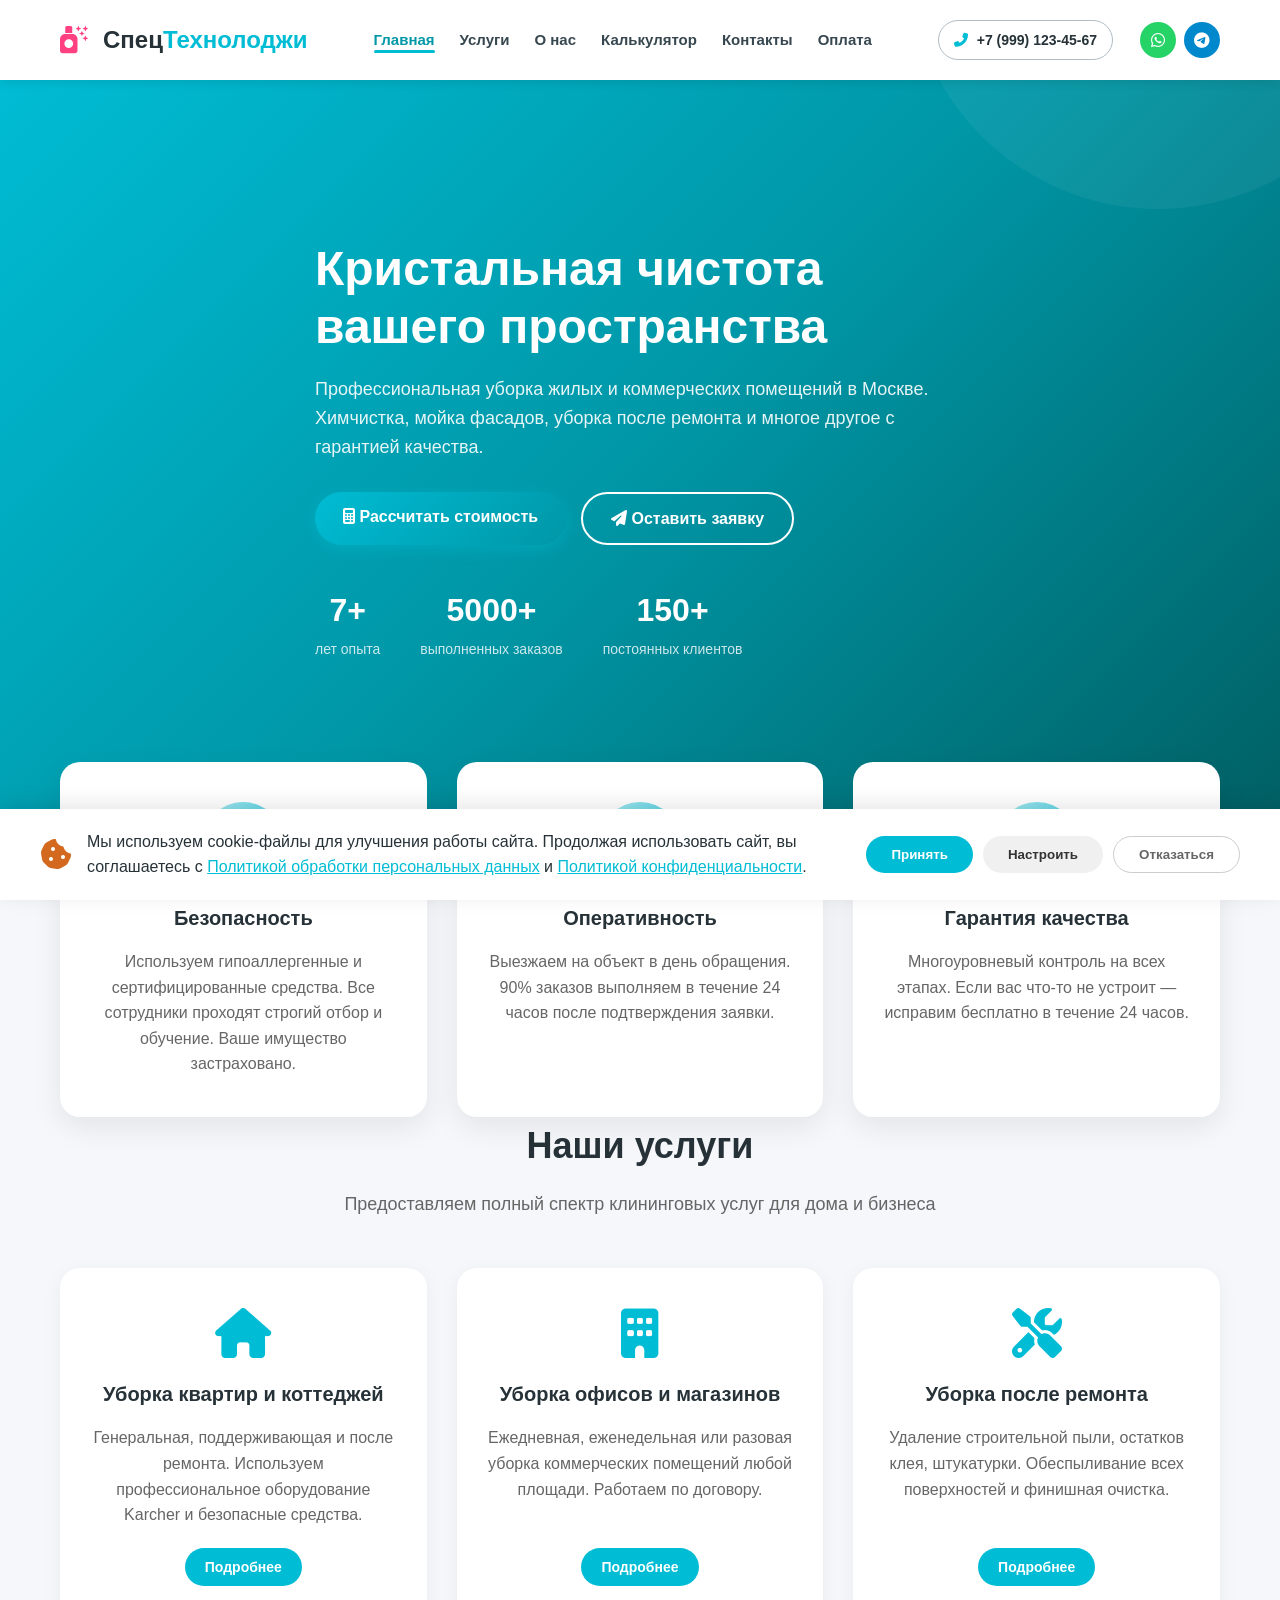
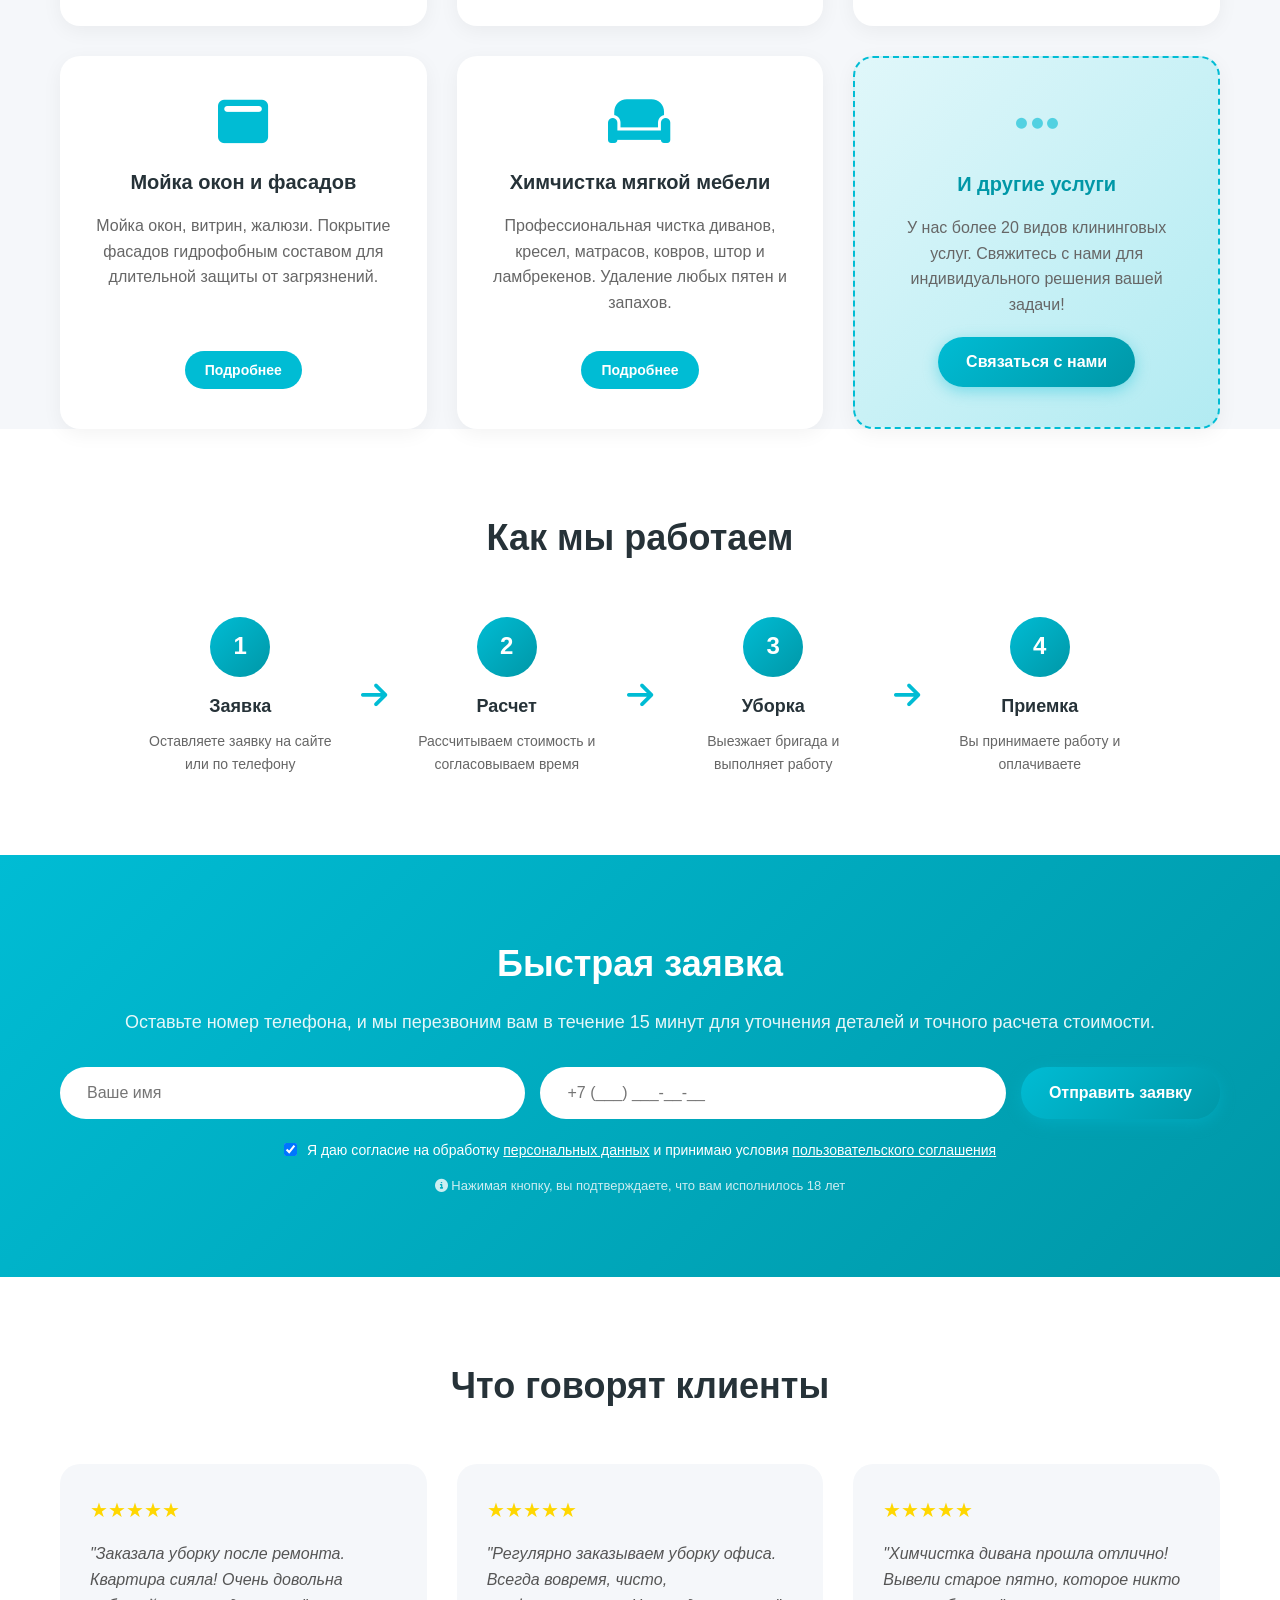
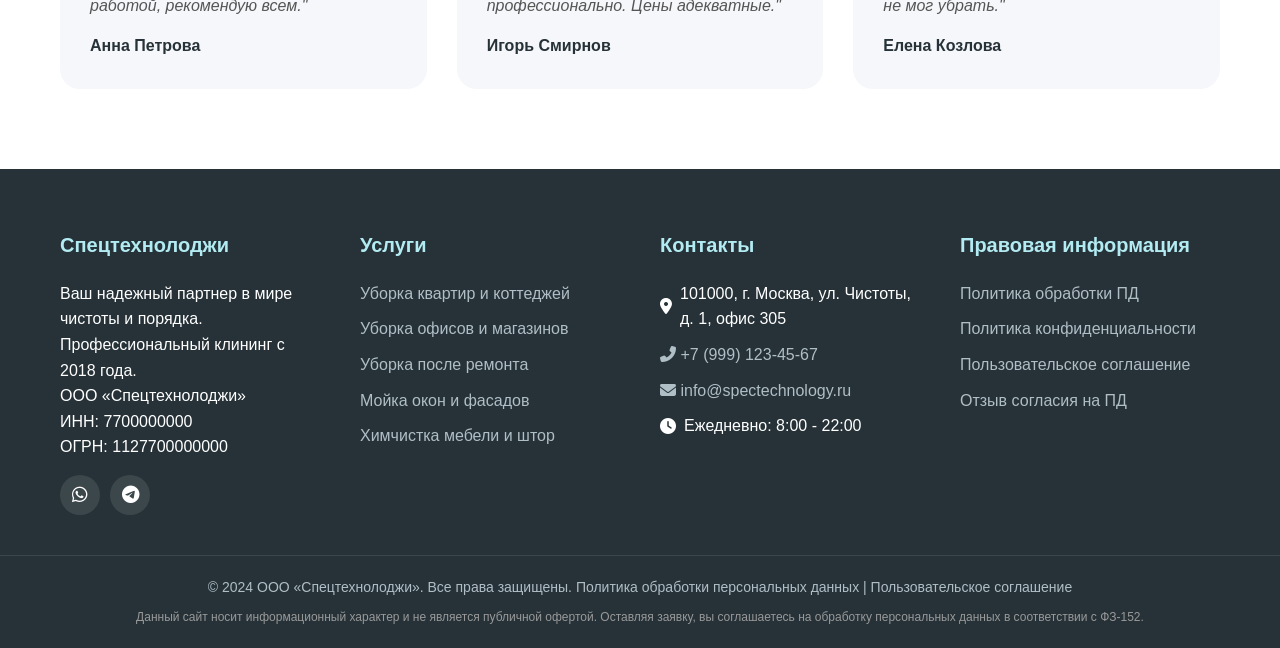
<file: qlian/index.html>
<!DOCTYPE html>
<html lang="ru">
<head>
    <meta charset="UTF-8">
    <meta name="viewport" content="width=device-width, initial-scale=1.0, user-scalable=yes">
    <meta name="description" content="Профессиональный клининг от компании Спецтехнолоджи. Уборка квартир, офисов, мытье окон, химчистка мебели и уборка после ремонта в Москве. Рассчитайте стоимость онлайн!">
    <meta name="keywords" content="клининг, уборка квартир, химчистка мебели, мытье окон, уборка офисов, клининговая компания, Спецтехнолоджи, Москва">
    <meta name="author" content="ООО Спецтехнолоджи">
    <meta name="robots" content="index, follow">
    <meta http-equiv="Content-Security-Policy" content="default-src 'self'; script-src 'self' 'unsafe-inline' https://cdnjs.cloudflare.com; style-src 'self' 'unsafe-inline' https://cdnjs.cloudflare.com https://fonts.googleapis.com; font-src 'self' https://fonts.gstatic.com https://cdnjs.cloudflare.com; img-src 'self' data: https:; connect-src 'self' https://api.yookassa.ru">
    <link rel="canonical" href="https://spectechnology.ru/">
    <title>Спецтехнолоджи | Клининговая компания в Москве - Профессиональная уборка помещений</title>
    <link rel="stylesheet" href="css/style.css">
    <link rel="preconnect" href="https://fonts.googleapis.com">
    <link rel="preconnect" href="https://fonts.gstatic.com" crossorigin>
    <link href="https://fonts.googleapis.com/css2?family=Montserrat:wght@400;500;600;700;800&display=swap" rel="stylesheet">
    <link rel="stylesheet" href="https://cdnjs.cloudflare.com/ajax/libs/font-awesome/6.5.1/css/all.min.css" integrity="sha512-DTOQO9RWCH3ppGqcWaEA1BIZOC6xxalwEsw9c2QQeAIftl+Vegovlnee1c9QX4TctnWMn13TZye+giMm8e2LwA==" crossorigin="anonymous" referrerpolicy="no-referrer">
</head>
<body>
    <header class="header">
    <div class="container header-container">
        <!-- ЛОГОТИП СЛЕВА -->
        <a href="index.html" class="logo" aria-label="На главную">
            <i class="fas fa-spray-can-sparkles logo-icon"></i>
            <span>Спец<span class="logo-accent">Технолоджи</span></span>
        </a>
        
        <!-- МЕНЮ ПО ЦЕНТРУ -->
        <nav class="nav" id="nav-menu" aria-label="Основное меню">
            <ul class="nav-list">
                <li><a href="index.html" class="nav-link active" aria-current="page">Главная</a></li>
                <li><a href="services.html" class="nav-link">Услуги</a></li>
                <li><a href="about.html" class="nav-link">О нас</a></li>
                <li><a href="calculator.html" class="nav-link">Калькулятор</a></li>
                <li><a href="contact.html" class="nav-link">Контакты</a></li>
                <li><a href="payment.html" class="nav-link">Оплата</a></li>
            </ul>
            <div class="nav-contact-mobile">
                <a href="tel:+79991234567" class="btn btn-call-mobile"><i class="fas fa-phone-alt"></i> Позвонить</a>
                <a href="https://wa.me/79991234567" class="btn btn-wa-mobile" target="_blank" rel="noopener noreferrer"><i class="fab fa-whatsapp"></i> WhatsApp</a>
                <a href="https://t.me/SpecTechnologyBot" class="btn btn-tg-mobile" target="_blank" rel="noopener noreferrer"><i class="fab fa-telegram-plane"></i> Telegram</a>
            </div>
        </nav>
        
        <!-- ТЕЛЕФОН И СОЦСЕТИ СПРАВА -->
        <div class="header-actions">
            <a href="tel:+79991234567" class="btn btn-phone" aria-label="Позвонить по телефону">
                <i class="fas fa-phone-alt"></i> +7 (999) 123-45-67
            </a>
            <div class="social-links-header">
                <a href="https://wa.me/79991234567" target="_blank" rel="noopener noreferrer" class="social-icon wa" title="WhatsApp" aria-label="WhatsApp">
                    <i class="fab fa-whatsapp"></i>
                </a>
                <a href="https://t.me/SpecTechnologyBot" target="_blank" rel="noopener noreferrer" class="social-icon tg" title="Telegram" aria-label="Telegram">
                    <i class="fab fa-telegram-plane"></i>
                </a>
            </div>
            <button class="burger-menu" id="burger-btn" aria-label="Открыть меню" aria-expanded="false">
                <span></span>
                <span></span>
                <span></span>
            </button>
        </div>
    </div>
</header>

    <!-- ОСНОВНОЙ КОНТЕНТ -->
    <main>
        <!-- Герой-блок -->
        <section class="hero">
            <div class="container hero-content">
                <h1>Кристальная чистота<br>вашего пространства</h1>
                <p class="hero-subtitle">Профессиональная уборка жилых и коммерческих помещений в Москве. Химчистка, мойка фасадов, уборка после ремонта и многое другое с гарантией качества.</p>
                <div class="hero-buttons">
                    <a href="calculator.html" class="btn btn-primary"><i class="fas fa-calculator"></i> Рассчитать стоимость</a>
                    <a href="contact.html" class="btn btn-outline"><i class="fas fa-paper-plane"></i> Оставить заявку</a>
                </div>
                <div class="hero-stats">
                    <div class="stat-item">
                        <span class="stat-number">7+</span>
                        <span class="stat-label">лет опыта</span>
                    </div>
                    <div class="stat-item">
                        <span class="stat-number">5000+</span>
                        <span class="stat-label">выполненных заказов</span>
                    </div>
                    <div class="stat-item">
                        <span class="stat-number">150+</span>
                        <span class="stat-label">постоянных клиентов</span>
                    </div>
                </div>
            </div>
            <div class="hero-overlay"></div>
        </section>

        <!-- Преимущества -->
        <section class="features container">
            <div class="feature-card">
                <div class="feature-icon-wrapper">
                    <i class="fas fa-shield-alt feature-icon"></i>
                </div>
                <h3>Безопасность</h3>
                <p>Используем гипоаллергенные и сертифицированные средства. Все сотрудники проходят строгий отбор и обучение. Ваше имущество застраховано.</p>
            </div>
            <div class="feature-card">
                <div class="feature-icon-wrapper">
                    <i class="fas fa-clock feature-icon"></i>
                </div>
                <h3>Оперативность</h3>
                <p>Выезжаем на объект в день обращения. 90% заказов выполняем в течение 24 часов после подтверждения заявки.</p>
            </div>
            <div class="feature-card">
                <div class="feature-icon-wrapper">
                    <i class="fas fa-medal feature-icon"></i>
                </div>
                <h3>Гарантия качества</h3>
                <p>Многоуровневый контроль на всех этапах. Если вас что-то не устроит — исправим бесплатно в течение 24 часов.</p>
            </div>
        </section>

        <!-- Популярные услуги -->
<section class="popular-services container">
    <h2 class="section-title">Наши услуги</h2>
    <p class="section-subtitle">Предоставляем полный спектр клининговых услуг для дома и бизнеса</p>
    <div class="services-grid">
        <div class="service-card">
            <i class="fas fa-home service-card-icon"></i>
            <h3>Уборка квартир и коттеджей</h3>
            <p>Генеральная, поддерживающая и после ремонта. Используем профессиональное оборудование Karcher и безопасные средства.</p>
            <a href="services.html#house" class="btn btn-small">Подробнее</a>
        </div>
        <div class="service-card">
            <i class="fas fa-building service-card-icon"></i>
            <h3>Уборка офисов и магазинов</h3>
            <p>Ежедневная, еженедельная или разовая уборка коммерческих помещений любой площади. Работаем по договору.</p>
            <a href="services.html#office" class="btn btn-small">Подробнее</a>
        </div>
        <div class="service-card">
            <i class="fas fa-tools service-card-icon"></i>
            <h3>Уборка после ремонта</h3>
            <p>Удаление строительной пыли, остатков клея, штукатурки. Обеспыливание всех поверхностей и финишная очистка.</p>
            <a href="services.html#renovation" class="btn btn-small">Подробнее</a>
        </div>
        <div class="service-card">
            <i class="fas fa-window-maximize service-card-icon"></i>
            <h3>Мойка окон и фасадов</h3>
            <p>Мойка окон, витрин, жалюзи. Покрытие фасадов гидрофобным составом для длительной защиты от загрязнений.</p>
            <a href="services.html#windows" class="btn btn-small">Подробнее</a>
        </div>
        <div class="service-card">
            <i class="fas fa-couch service-card-icon"></i>
            <h3>Химчистка мягкой мебели</h3>
            <p>Профессиональная чистка диванов, кресел, матрасов, ковров, штор и ламбрекенов. Удаление любых пятен и запахов.</p>
            <a href="services.html#furniture" class="btn btn-small">Подробнее</a>
        </div>
        <!-- ШЕСТАЯ КАРТОЧКА - CTA -->
        <div class="service-card service-card-cta">
            <i class="fas fa-ellipsis-h service-card-icon"></i>
            <h3>И другие услуги</h3>
            <p>У нас более 20 видов клининговых услуг. Свяжитесь с нами для индивидуального решения вашей задачи!</p>
            <a href="contact.html" class="btn btn-primary">Связаться с нами</a>
        </div>
    </div>
</section>
        </section>

        <!-- Как мы работаем -->
<section class="how-we-work">
    <div class="container" style="text-align: center;">
        <h2 class="section-title" style="text-align: center;">Как мы работаем</h2>
        <div class="steps" style="display: flex; justify-content: center; align-items: center; gap: 20px; flex-wrap: wrap; max-width: 1000px; margin: 0 auto;">
            <div class="step" style="text-align: center; flex: 1; min-width: 150px;">
                <div class="step-number" style="width: 60px; height: 60px; background: linear-gradient(135deg, #00BCD4, #0097A7); color: white; border-radius: 50%; display: flex; align-items: center; justify-content: center; font-size: 24px; font-weight: 800; margin: 0 auto 15px;">1</div>
                <h4>Заявка</h4>
                <p>Оставляете заявку на сайте или по телефону</p>
            </div>
            <div class="step-arrow" style="font-size: 30px; color: #00BCD4;"><i class="fas fa-arrow-right"></i></div>
            <div class="step" style="text-align: center; flex: 1; min-width: 150px;">
                <div class="step-number" style="width: 60px; height: 60px; background: linear-gradient(135deg, #00BCD4, #0097A7); color: white; border-radius: 50%; display: flex; align-items: center; justify-content: center; font-size: 24px; font-weight: 800; margin: 0 auto 15px;">2</div>
                <h4>Расчет</h4>
                <p>Рассчитываем стоимость и согласовываем время</p>
            </div>
            <div class="step-arrow" style="font-size: 30px; color: #00BCD4;"><i class="fas fa-arrow-right"></i></div>
            <div class="step" style="text-align: center; flex: 1; min-width: 150px;">
                <div class="step-number" style="width: 60px; height: 60px; background: linear-gradient(135deg, #00BCD4, #0097A7); color: white; border-radius: 50%; display: flex; align-items: center; justify-content: center; font-size: 24px; font-weight: 800; margin: 0 auto 15px;">3</div>
                <h4>Уборка</h4>
                <p>Выезжает бригада и выполняет работу</p>
            </div>
            <div class="step-arrow" style="font-size: 30px; color: #00BCD4;"><i class="fas fa-arrow-right"></i></div>
            <div class="step" style="text-align: center; flex: 1; min-width: 150px;">
                <div class="step-number" style="width: 60px; height: 60px; background: linear-gradient(135deg, #00BCD4, #0097A7); color: white; border-radius: 50%; display: flex; align-items: center; justify-content: center; font-size: 24px; font-weight: 800; margin: 0 auto 15px;">4</div>
                <h4>Приемка</h4>
                <p>Вы принимаете работу и оплачиваете</p>
            </div>
        </div>
    </div>
</section>

        <!-- Быстрая форма заявки -->
        <section class="quick-form-section" id="order-form">
            <div class="container">
                <h2>Быстрая заявка</h2>
                <p>Оставьте номер телефона, и мы перезвоним вам в течение 15 минут для уточнения деталей и точного расчета стоимости.</p>
                <form id="quick-form" class="quick-form" action="server/submit_form.php" method="POST" novalidate>
                    <input type="hidden" name="csrf_token" id="csrf_token" value="">
                    <input type="hidden" name="form_type" value="Быстрая заявка с главной">
                    
                    <div class="form-group">
                        <div class="input-wrapper">
                            <label for="quick-name" class="sr-only">Ваше имя</label>
                            <input type="text" id="quick-name" name="name" placeholder="Ваше имя" required minlength="2" maxlength="100" pattern="[A-Za-zА-Яа-яЁё\s\-]+" title="Только буквы и пробелы" autocomplete="name">
                        </div>
                        <div class="input-wrapper">
                            <label for="quick-phone" class="sr-only">Телефон</label>
                            <input type="tel" id="quick-phone" name="phone" placeholder="+7 (___) ___-__-__" required pattern="\+7[\s\(]?\d{3}[\)\s]?\d{3}[\s-]?\d{2}[\s-]?\d{2}" title="Формат: +7 (999) 123-45-67" autocomplete="tel">
                        </div>
                        <button type="submit" class="btn btn-primary">Отправить заявку</button>
                    </div>
                    
                    <div class="form-footer">
                        <div class="privacy-check">
                            <input type="checkbox" id="privacy-quick" name="privacy" required checked aria-required="true">
                            <label for="privacy-quick">
                                Я даю согласие на обработку <a href="personal-data-policy.html" target="_blank">персональных данных</a> 
                                и принимаю условия <a href="terms-of-use.html" target="_blank">пользовательского соглашения</a>
                            </label>
                        </div>
                        <p class="age-notice">
                            <i class="fas fa-info-circle"></i> 
                            Нажимая кнопку, вы подтверждаете, что вам исполнилось 18 лет
                        </p>
                    </div>
                </form>
            </div>
        </section>

        <!-- Отзывы -->
<section class="reviews">
    <div class="container" style="text-align: center;">
        <h2 class="section-title" style="text-align: center;">Что говорят клиенты</h2>
        <div class="reviews-grid" style="display: grid; grid-template-columns: repeat(auto-fit, minmax(300px, 1fr)); gap: 30px; margin-top: 40px;">
            <div class="review-card" style="background: #F5F7FA; padding: 30px; border-radius: 20px; text-align: left;">
                <div class="review-stars">★★★★★</div>
                <p class="review-text">"Заказала уборку после ремонта. Квартира сияла! Очень довольна работой, рекомендую всем."</p>
                <p class="review-author">Анна Петрова</p>
            </div>
            <div class="review-card" style="background: #F5F7FA; padding: 30px; border-radius: 20px; text-align: left;">
                <div class="review-stars">★★★★★</div>
                <p class="review-text">"Регулярно заказываем уборку офиса. Всегда вовремя, чисто, профессионально. Цены адекватные."</p>
                <p class="review-author">Игорь Смирнов</p>
            </div>
            <div class="review-card" style="background: #F5F7FA; padding: 30px; border-radius: 20px; text-align: left;">
                <div class="review-stars">★★★★★</div>
                <p class="review-text">"Химчистка дивана прошла отлично! Вывели старое пятно, которое никто не мог убрать."</p>
                <p class="review-author">Елена Козлова</p>
            </div>
        </div>
    </div>
</section>

    <!-- ПОДВАЛ САЙТА -->
    <footer class="footer">
        <div class="container footer-container">
            <div class="footer-col">
                <h4>Спецтехнолоджи</h4>
                <p>Ваш надежный партнер в мире чистоты и порядка. Профессиональный клининг с 2018 года.</p>
                <p>ООО «Спецтехнолоджи»</p>
                <p>ИНН: 7700000000</p>
                <p>ОГРН: 1127700000000</p>
                <div class="footer-socials">
                    <a href="https://wa.me/79991234567" target="_blank" rel="noopener noreferrer" title="WhatsApp" aria-label="WhatsApp"><i class="fab fa-whatsapp"></i></a>
                    <a href="https://t.me/SpecTechnologyBot" target="_blank" rel="noopener noreferrer" title="Telegram" aria-label="Telegram"><i class="fab fa-telegram-plane"></i></a>
                </div>
            </div>
            <div class="footer-col">
                <h4>Услуги</h4>
                <ul>
                    <li><a href="services.html#house">Уборка квартир и коттеджей</a></li>
                    <li><a href="services.html#office">Уборка офисов и магазинов</a></li>
                    <li><a href="services.html#renovation">Уборка после ремонта</a></li>
                    <li><a href="services.html#windows">Мойка окон и фасадов</a></li>
                    <li><a href="services.html#furniture">Химчистка мебели и штор</a></li>
                </ul>
            </div>
            <div class="footer-col">
                <h4>Контакты</h4>
                <ul>
                    <li><i class="fas fa-map-marker-alt"></i> 101000, г. Москва, ул. Чистоты, д. 1, офис 305</li>
                    <li><a href="tel:+79991234567"><i class="fas fa-phone-alt"></i> +7 (999) 123-45-67</a></li>
                    <li><a href="mailto:info@spectechnology.ru"><i class="fas fa-envelope"></i> info@spectechnology.ru</a></li>
                    <li><i class="fas fa-clock"></i> Ежедневно: 8:00 - 22:00</li>
                </ul>
            </div>
            <div class="footer-col">
                <h4>Правовая информация</h4>
                <ul>
                    <li><a href="personal-data-policy.html">Политика обработки ПД</a></li>
                    <li><a href="privacy-policy.html">Политика конфиденциальности</a></li>
                    <li><a href="terms-of-use.html">Пользовательское соглашение</a></li>
                    <li><a href="revoke-consent.html">Отзыв согласия на ПД</a></li>
                </ul>
            </div>
        </div>
        <div class="footer-bottom">
            <div class="container">
                <p>&copy; 2024 ООО «Спецтехнолоджи». Все права защищены. 
                <a href="personal-data-policy.html">Политика обработки персональных данных</a> | 
                <a href="terms-of-use.html">Пользовательское соглашение</a></p>
                <p class="footer-disclaimer">
                    Данный сайт носит информационный характер и не является публичной офертой. 
                    Оставляя заявку, вы соглашаетесь на обработку персональных данных в соответствии с ФЗ-152.
                </p>
            </div>
        </div>
    </footer>

    <!-- Модальное окно с политикой -->
    <div id="privacy-modal" class="modal" role="dialog" aria-labelledby="privacy-modal-title" aria-hidden="true">
        <div class="modal-content">
            <button class="close-modal" aria-label="Закрыть">&times;</button>
            <h3 id="privacy-modal-title">Политика обработки персональных данных (кратко)</h3>
            <p>ООО «Спецтехнолоджи» (ИНН 7700000000, ОГРН 1127700000000) обрабатывает персональные данные в соответствии с Федеральным законом №152-ФЗ «О персональных данных».</p>
            <p>Мы собираем только необходимые данные (имя, телефон, email) для оказания услуг и связи с вами.</p>
            <p>Ваши данные хранятся на серверах на территории РФ и не передаются третьим лицам без вашего согласия.</p>
            <p>Вы имеете право в любой момент отозвать согласие на обработку данных, направив запрос на email: privacy@spectechnology.ru</p>
            <p><a href="personal-data-policy.html">Полная версия политики обработки персональных данных</a></p>
        </div>
    </div>

    <!-- Возрастное подтверждение -->
    <div id="age-modal" class="modal" role="dialog" aria-labelledby="age-modal-title">
        <div class="modal-content age-modal-content">
            <h3 id="age-modal-title">Подтверждение возраста</h3>
            <p>Для использования сайта и оформления заявок вам должно быть 18 лет или больше.</p>
            <p>Подтвердите, что вам исполнилось 18 лет.</p>
            <div class="age-buttons">
                <button id="age-confirm" class="btn btn-primary">Мне есть 18 лет</button>
                <button id="age-deny" class="btn btn-outline-dark">Мне нет 18 лет</button>
            </div>
        </div>
    </div>

    <script src="js/script.js"></script>
    <script src="js/cookie-consent.js"></script>
</body>
</html>
</file>
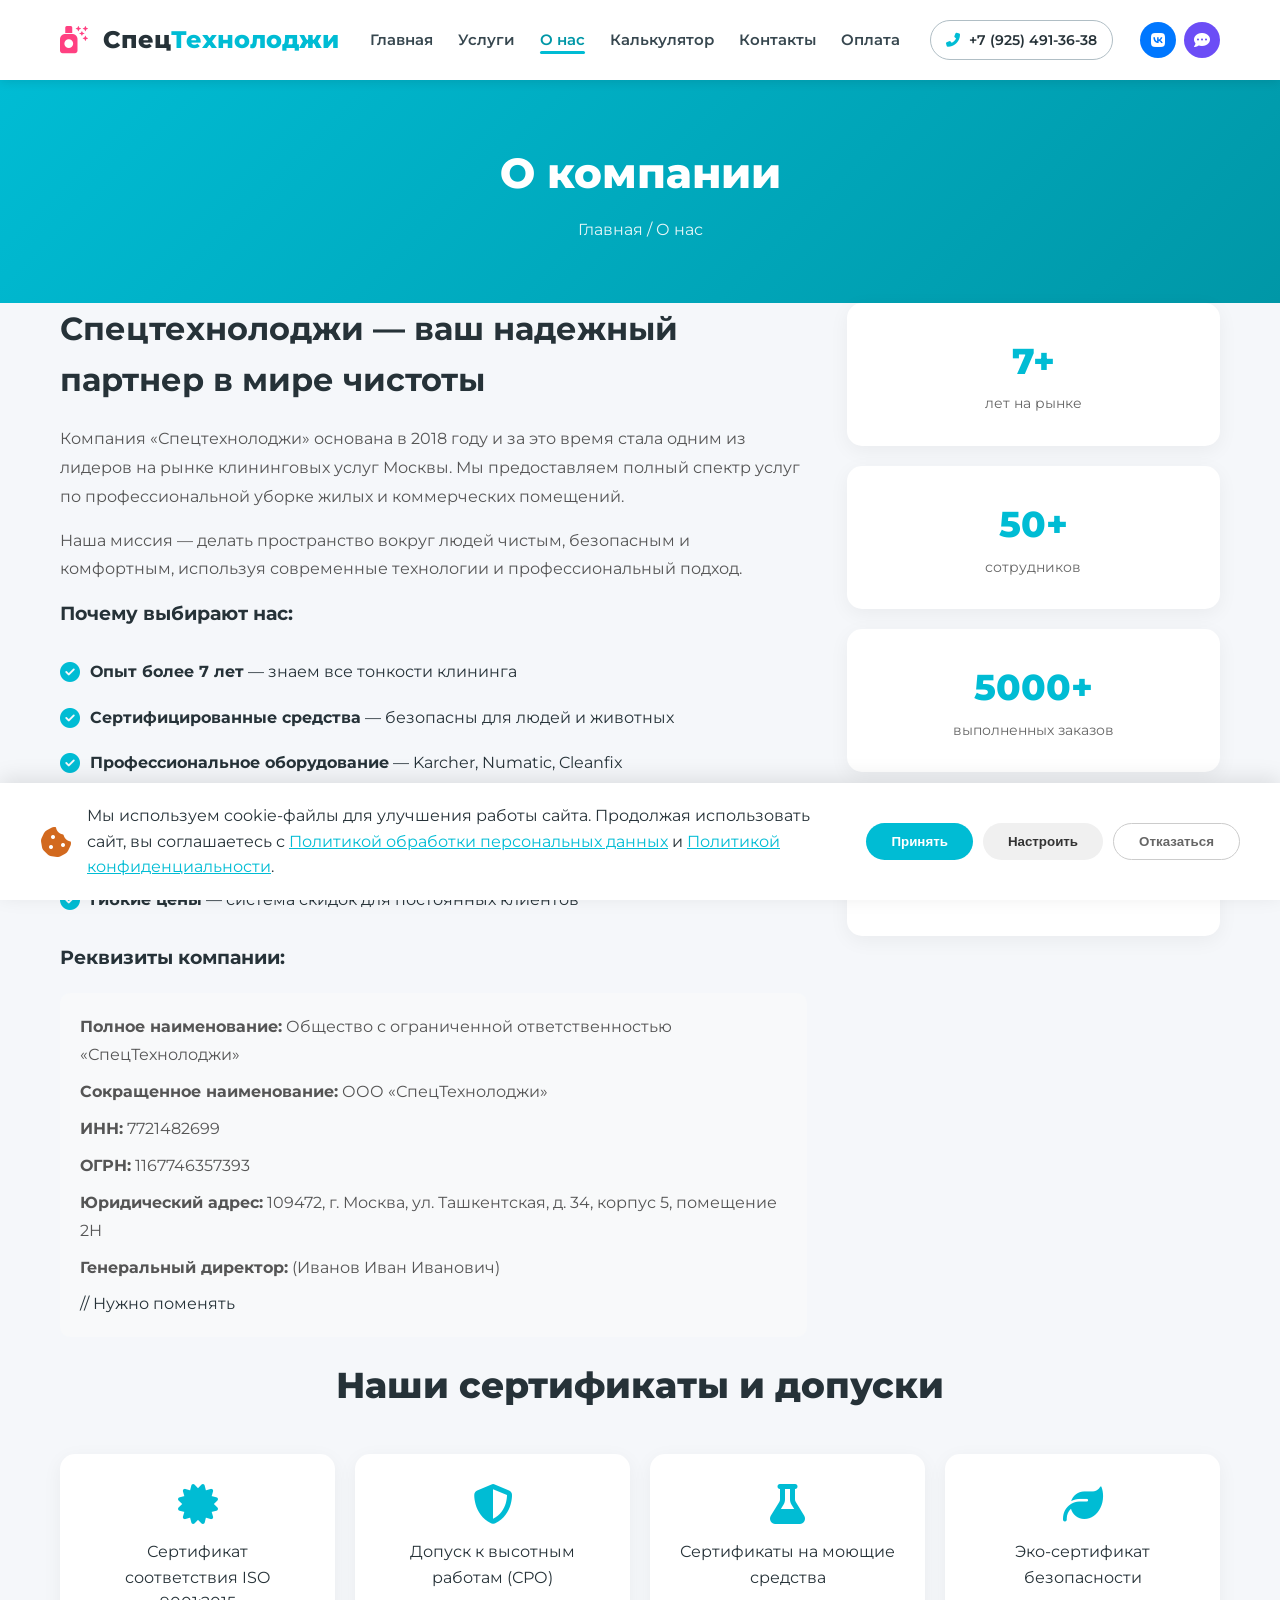
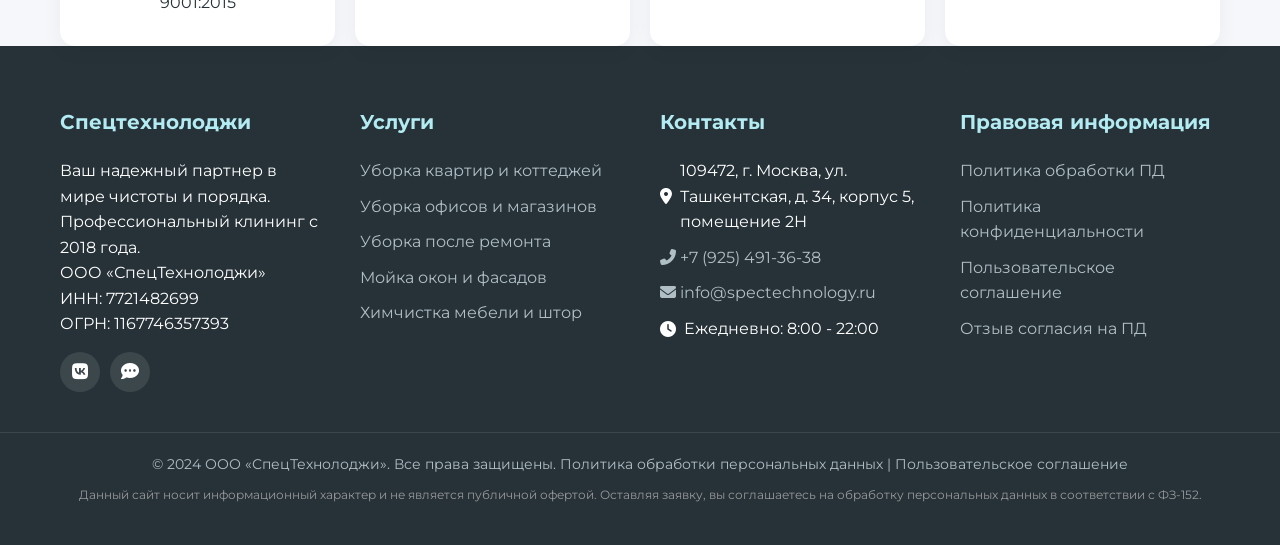
<file: about.html>
<!DOCTYPE html>
<html lang="ru">
<head>
    <meta charset="UTF-8">
    <meta name="viewport" content="width=device-width, initial-scale=1.0, user-scalable=yes">
    <meta name="description" content="О компании СпецТехнолоджи - профессиональная клининговая компания в Москве с опытом более 7 лет. Узнайте о наших преимуществах, команде, сертификатах и лицензиях.">
    <meta name="keywords" content="о компании клининг, СпецТехнолоджи, клининговая компания Москва, отзывы клининг">
    <meta name="robots" content="index, follow">
    <link rel="canonical" href="https://spectechnology.ru/about.html">
    <title>О компании | СпецТехнолоджи - Клининговая компания в Москве</title>
    <link rel="stylesheet" href="css/style.css">
    <link href="https://fonts.googleapis.com/css2?family=Montserrat:wght@400;500;600;700;800&display=swap" rel="stylesheet">
    <link rel="stylesheet" href="https://cdnjs.cloudflare.com/ajax/libs/font-awesome/6.5.1/css/all.min.css" integrity="sha512-DTOQO9RWCH3ppGqcWaEA1BIZOC6xxalwEsw9c2QQeAIftl+Vegovlnee1c9QX4TctnWMn13TZye+giMm8e2LwA==" crossorigin="anonymous" referrerpolicy="no-referrer">
</head>
<body>
    <header class="header">
        <div class="container header-container">
            <a href="index.html" class="logo" aria-label="На главную">
                <i class="fas fa-spray-can-sparkles logo-icon"></i>
                <span>Спец<span class="logo-accent">Технолоджи</span></span>
            </a>
            <nav class="nav" id="nav-menu" aria-label="Основное меню">
                <ul class="nav-list">
                    <li><a href="index.html" class="nav-link">Главная</a></li>
                    <li><a href="services.html" class="nav-link">Услуги</a></li>
                    <li><a href="about.html" class="nav-link active" aria-current="page">О нас</a></li>
                    <li><a href="calculator.html" class="nav-link">Калькулятор</a></li>
                    <li><a href="contact.html" class="nav-link">Контакты</a></li>
                    <li><a href="payment.html" class="nav-link">Оплата</a></li>
                </ul>
                
            </nav>
            <div class="header-actions">
                <a href="tel:+79254913638" class="btn btn-phone"><i class="fas fa-phone-alt"></i> +7 (925) 491-36-38</a>
                <button class="burger-menu" id="burger-btn" aria-label="Открыть меню" aria-expanded="false">
                    <span></span><span></span><span></span>
                </button>
                <div class="social-links-header">
                <a href="https://vk.ru/spectechnology" target="_blank" rel="noopener noreferrer" class="social-icon vk" title="VK">
                    <i class="fab fa-vk"></i>
                </a>
                <a href="https://web.max.ru/-78699781150159" target="_blank" rel="noopener noreferrer" class="social-icon max" title="MAX">
                    <i class="fas fa-comment-dots"></i>
                </a>
            </div>
            </div>
        </div>
    </header>

    <main>
        <section class="page-header">
            <div class="container">
                <h1>О компании</h1>
                <nav aria-label="Хлебные крошки">
                    <p class="breadcrumbs"><a href="index.html">Главная</a> / О нас</p>
                </nav>
            </div>
        </section>

        <section class="about-content container">
            <div class="about-grid">
                <div class="about-text">
                    <h2>Спецтехнолоджи — ваш надежный партнер в мире чистоты</h2>
                    <p>Компания «Спецтехнолоджи» основана в 2018 году и за это время стала одним из лидеров на рынке клининговых услуг Москвы. Мы предоставляем полный спектр услуг по профессиональной уборке жилых и коммерческих помещений.</p>
                    <p>Наша миссия — делать пространство вокруг людей чистым, безопасным и комфортным, используя современные технологии и профессиональный подход.</p>
                    
                    <h3>Почему выбирают нас:</h3>
                    <ul class="about-list">
                        <li><i class="fas fa-check-circle"></i> <span><strong>Опыт более 7 лет</strong> — знаем все тонкости клининга</span></li>
                        <li><i class="fas fa-check-circle"></i> <span><strong>Сертифицированные средства</strong> — безопасны для людей и животных</span></li>
                        <li><i class="fas fa-check-circle"></i> <span><strong>Профессиональное оборудование</strong> — Karcher, Numatic, Cleanfix</span></li>
                        <li><i class="fas fa-check-circle"></i> <span><strong>Обученный персонал</strong> — все сотрудники проходят стажировку</span></li>
                        <li><i class="fas fa-check-circle"></i> <span><strong>Страхование ответственности</strong> — ваше имущество защищено</span></li>
                        <li><i class="fas fa-check-circle"></i> <span><strong>Гибкие цены</strong> — система скидок для постоянных клиентов</span></li>
                    </ul>
                    
                    <h3>Реквизиты компании:</h3>
                    <div class="company-details">
                        <p><strong>Полное наименование:</strong> Общество с ограниченной ответственностью «СпецТехнолоджи»</p>
                        <p><strong>Сокращенное наименование:</strong> ООО «СпецТехнолоджи»</p>
                        <p><strong>ИНН:</strong> 7721482699</p>
                        <p><strong>ОГРН:</strong> 1167746357393</p>
                        <p><strong>Юридический адрес:</strong> 109472, г. Москва, ул. Ташкентская, д. 34, корпус 5, помещение 2Н</p>
                        <p><strong>Генеральный директор:</strong> (Иванов Иван Иванович)</p> // Нужно поменять
                    </div>
                </div>
                <div class="about-stats">
                    <div class="stat-card">
                        <span class="stat-big">7+</span>
                        <span class="stat-text">лет на рынке</span>
                    </div>
                    <div class="stat-card">
                        <span class="stat-big">50+</span>
                        <span class="stat-text">сотрудников</span>
                    </div>
                    <div class="stat-card">
                        <span class="stat-big">5000+</span>
                        <span class="stat-text">выполненных заказов</span>
                    </div>
                    <div class="stat-card">
                        <span class="stat-big">98%</span>
                        <span class="stat-text">довольных клиентов</span>
                    </div>
                </div>
            </div>
        </section>

        <section class="certificates container">
            <h2 class="section-title">Наши сертификаты и допуски</h2>
            <div class="certs-grid">
                <div class="cert-card">
                    <i class="fas fa-certificate"></i>
                    <p>Сертификат соответствия ISO 9001:2015</p>
                </div>
                <div class="cert-card">
                    <i class="fas fa-shield-alt"></i>
                    <p>Допуск к высотным работам (СРО)</p>
                </div>
                <div class="cert-card">
                    <i class="fas fa-flask"></i>
                    <p>Сертификаты на моющие средства</p>
                </div>
                <div class="cert-card">
                    <i class="fas fa-leaf"></i>
                    <p>Эко-сертификат безопасности</p>
                </div>
            </div>
        </section>
    </main>

    <!-- ПОДВАЛ САЙТА -->
    <footer class="footer">
        <div class="container footer-container">
            <div class="footer-col">
                <h4>Спецтехнолоджи</h4>
                <p>Ваш надежный партнер в мире чистоты и порядка. Профессиональный клининг с 2018 года.</p>
                <p>ООО «СпецТехнолоджи»</p>
                <p>ИНН: 7721482699</p>
                <p>ОГРН: 1167746357393</p>
                <div class="footer-socials">
                    <a href="https://vk.ru/spectechnology" target="_blank" rel="noopener noreferrer" title="VK">
                        <i class="fab fa-vk"></i>
                    </a>
                    <a href="https://web.max.ru/-78699781150159" target="_blank" rel="noopener noreferrer" title="MAX">
                        <i class="fas fa-comment-dots"></i>
                    </a>
                </div>
            </div>
            <div class="footer-col">
                <h4>Услуги</h4>
                <ul>
                    <li><a href="services.html#house">Уборка квартир и коттеджей</a></li>
                    <li><a href="services.html#office">Уборка офисов и магазинов</a></li>
                    <li><a href="services.html#renovation">Уборка после ремонта</a></li>
                    <li><a href="services.html#windows">Мойка окон и фасадов</a></li>
                    <li><a href="services.html#furniture">Химчистка мебели и штор</a></li>
                </ul>
            </div>
            <div class="footer-col">
                <h4>Контакты</h4>
                <ul>
                    <li><i class="fas fa-map-marker-alt"></i> 109472, г. Москва, ул. Ташкентская, д. 34, корпус 5, помещение 2Н</li>
                    <li><a href="tel:+79991234567"><i class="fas fa-phone-alt"></i> +7 (925) 491-36-38</a></li>
                    <li><a href="mailto:info@spectechnology.ru"><i class="fas fa-envelope"></i> info@spectechnology.ru</a></li>
                    <li><i class="fas fa-clock"></i> Ежедневно: 8:00 - 22:00</li>
                </ul>
            </div>
            <div class="footer-col">
                <h4>Правовая информация</h4>
                <ul>
                    <li><a href="personal-data-policy.html">Политика обработки ПД</a></li>
                    <li><a href="privacy-policy.html">Политика конфиденциальности</a></li>
                    <li><a href="terms-of-use.html">Пользовательское соглашение</a></li>
                    <li><a href="revoke-consent.html">Отзыв согласия на ПД</a></li>
                </ul>
            </div>
        </div>
        <div class="footer-bottom"> 
            <div class="container">
                <p>&copy; 2024 ООО «СпецТехнолоджи». Все права защищены. 
                <a href="personal-data-policy.html">Политика обработки персональных данных</a> | 
                <a href="terms-of-use.html">Пользовательское соглашение</a></p>
                <p class="footer-disclaimer">
                    Данный сайт носит информационный характер и не является публичной офертой. 
                    Оставляя заявку, вы соглашаетесь на обработку персональных данных в соответствии с ФЗ-152.
                </p>
        </div>
    </footer>
       
    <script src="js/script.js"></script>
    <script src="js/cookie-consent.js"></script>
</body>
</html>
</file>
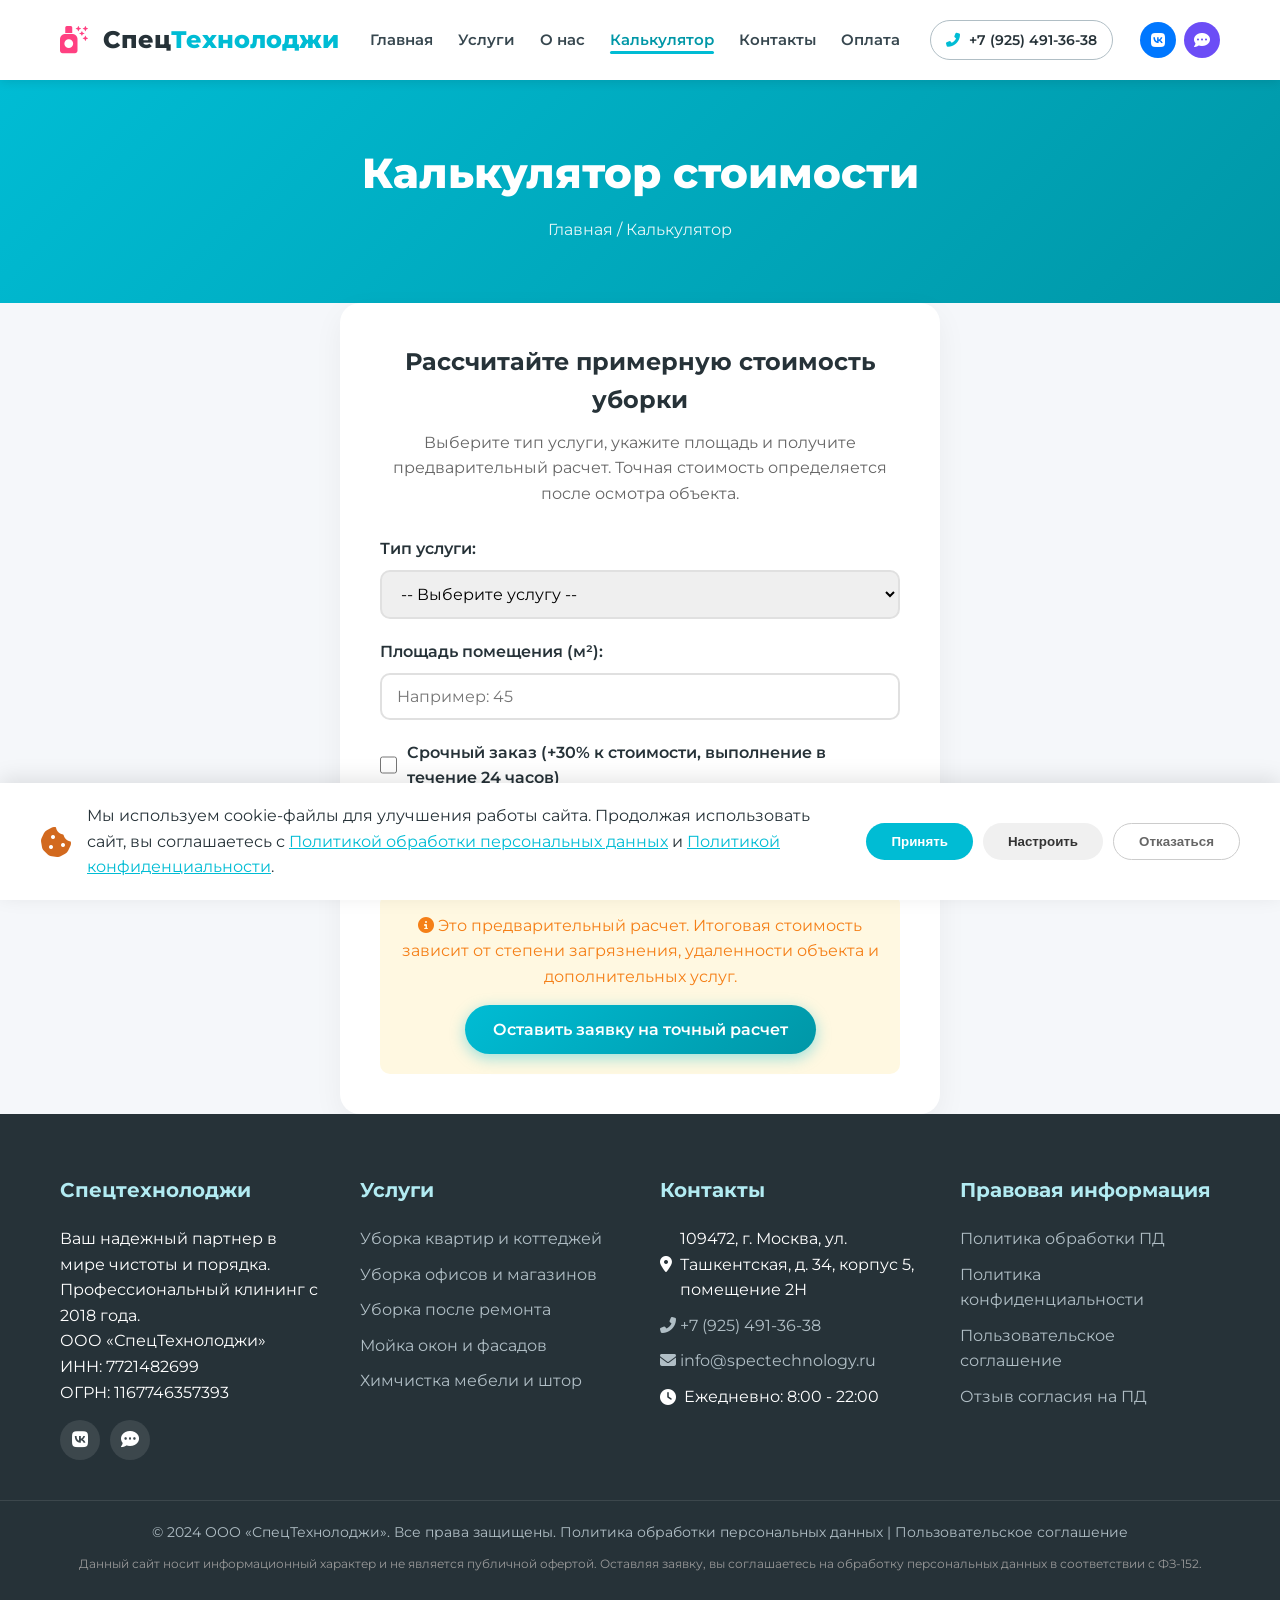
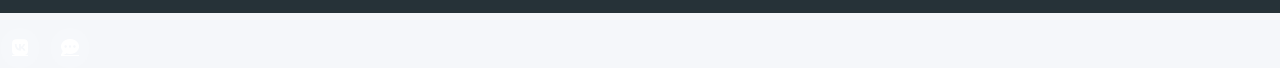
<file: calculator.html>
<!DOCTYPE html>
<html lang="ru">
<head>
    <meta charset="UTF-8">
    <meta name="viewport" content="width=device-width, initial-scale=1.0, user-scalable=yes">
    <meta name="description" content="Рассчитайте стоимость клининговых услуг онлайн. Калькулятор цен на уборку квартир, офисов, химчистку мебели от компании Спецтехнолоджи в Москве.">
    <meta name="robots" content="index, follow">
    <link rel="canonical" href="https://spectechnology.ru/calculator.html">
    <title>Калькулятор стоимости клининга | СпецТехнолоджи</title>
    <link rel="stylesheet" href="css/style.css">
    <link href="https://fonts.googleapis.com/css2?family=Montserrat:wght@400;500;600;700;800&display=swap" rel="stylesheet">
    <link rel="stylesheet" href="https://cdnjs.cloudflare.com/ajax/libs/font-awesome/6.5.1/css/all.min.css" integrity="sha512-DTOQO9RWCH3ppGqcWaEA1BIZOC6xxalwEsw9c2QQeAIftl+Vegovlnee1c9QX4TctnWMn13TZye+giMm8e2LwA==" crossorigin="anonymous" referrerpolicy="no-referrer">
</head>
<body>
    <header class="header">
        <div class="container header-container">
            <a href="index.html" class="logo" aria-label="На главную">
                <i class="fas fa-spray-can-sparkles logo-icon"></i>
                <span>Спец<span class="logo-accent">Технолоджи</span></span>
            </a>
            <nav class="nav" id="nav-menu" aria-label="Основное меню">
                <ul class="nav-list">
                    <li><a href="index.html" class="nav-link">Главная</a></li>
                    <li><a href="services.html" class="nav-link">Услуги</a></li>
                    <li><a href="about.html" class="nav-link">О нас</a></li>
                    <li><a href="calculator.html" class="nav-link active" aria-current="page">Калькулятор</a></li>
                    <li><a href="contact.html" class="nav-link">Контакты</a></li>
                    <li><a href="payment.html" class="nav-link">Оплата</a></li>
                </ul>
            </nav>
            <div class="header-actions">
                <a href="tel:+79991234567" class="btn btn-phone"><i class="fas fa-phone-alt"></i> +7 (925) 491-36-38</a>
                <button class="burger-menu" id="burger-btn" aria-label="Открыть меню">
                    <span></span><span></span><span></span>
                </button>
                <div class="social-links-header">
                <a href="https://vk.ru/spectechnology" target="_blank" rel="noopener noreferrer" class="social-icon vk" title="VK">
                    <i class="fab fa-vk"></i>
                </a>
                <a href="https://web.max.ru/-78699781150159" target="_blank" rel="noopener noreferrer" class="social-icon max" title="MAX">
                    <i class="fas fa-comment-dots"></i>
                </a>
            </div>
            </div>
        </div>
    </header>

    <main>
        <section class="page-header">
            <div class="container">
                <h1>Калькулятор стоимости</h1>
                <p class="breadcrumbs"><a href="index.html">Главная</a> / Калькулятор</p>
            </div>
        </section>

        <section class="calculator-section container">
            <div class="calculator-wrapper">
                <h2>Рассчитайте примерную стоимость уборки</h2>
                <p>Выберите тип услуги, укажите площадь и получите предварительный расчет. Точная стоимость определяется после осмотра объекта.</p>
                
                <form id="calculator-form" class="calculator-form" novalidate>
                    <input type="hidden" name="csrf_token" id="csrf_token_calc" value="">
                    
                    <div class="calc-field">
                        <label for="service-type">Тип услуги:</label>
                        <select id="service-type" required>
                            <option value="">-- Выберите услугу --</option>
                            <option value="flat">Уборка квартиры (от 80 ₽/м²)</option>
                            <option value="house">Уборка коттеджа (от 90 ₽/м²)</option>
                            <option value="office">Уборка офиса/магазина (от 70 ₽/м²)</option>
                            <option value="renovation">Уборка после ремонта (от 150 ₽/м²)</option>
                            <option value="windows">Мойка окон и фасадов (от 100 ₽/м²)</option>
                            <option value="furniture">Химчистка мебели (от 250 ₽/место)</option>
                        </select>
                    </div>
                    
                    <div class="calc-field">
                        <label for="area">Площадь помещения (м²):</label>
                        <input type="number" id="area" placeholder="Например: 45" min="10" max="10000" required>
                    </div>

                    <div class="calc-field checkbox-field">
                        <input type="checkbox" id="urgent">
                        <label for="urgent">Срочный заказ (+30% к стоимости, выполнение в течение 24 часов)</label>
                    </div>

                    <button type="submit" class="btn btn-primary btn-large">Рассчитать стоимость</button>
                </form>

                <div id="calc-result" class="calc-result" style="display: none;" role="alert"></div>
                
                <div class="calc-note">
                    <p><i class="fas fa-info-circle"></i> Это предварительный расчет. Итоговая стоимость зависит от степени загрязнения, удаленности объекта и дополнительных услуг.</p>
                    <a href="contact.html#order-form" class="btn btn-primary">Оставить заявку на точный расчет</a>
                </div>
            </div>
        </section>
    </main>

    <!-- ПОДВАЛ САЙТА -->
    <footer class="footer">
        <div class="container footer-container">
            <div class="footer-col">
                <h4>Спецтехнолоджи</h4>
                <p>Ваш надежный партнер в мире чистоты и порядка. Профессиональный клининг с 2018 года.</p>
                <p>ООО «СпецТехнолоджи»</p>
                <p>ИНН: 7721482699</p>
                <p>ОГРН: 1167746357393</p>
                <div class="footer-socials">
                    <a href="https://vk.ru/spectechnology" target="_blank" rel="noopener noreferrer" title="VK">
                        <i class="fab fa-vk"></i>
                    </a>
                    <a href="https://web.max.ru/-78699781150159" target="_blank" rel="noopener noreferrer" title="MAX">
                        <i class="fas fa-comment-dots"></i>
                    </a>
                </div>
            </div>
            <div class="footer-col">
                <h4>Услуги</h4>
                <ul>
                    <li><a href="services.html#house">Уборка квартир и коттеджей</a></li>
                    <li><a href="services.html#office">Уборка офисов и магазинов</a></li>
                    <li><a href="services.html#renovation">Уборка после ремонта</a></li>
                    <li><a href="services.html#windows">Мойка окон и фасадов</a></li>
                    <li><a href="services.html#furniture">Химчистка мебели и штор</a></li>
                </ul>
            </div>
            <div class="footer-col">
                <h4>Контакты</h4>
                <ul>
                    <li><i class="fas fa-map-marker-alt"></i> 109472, г. Москва, ул. Ташкентская, д. 34, корпус 5, помещение 2Н</li>
                    <li><a href="tel:+79991234567"><i class="fas fa-phone-alt"></i> +7 (925) 491-36-38</a></li>
                    <li><a href="mailto:info@spectechnology.ru"><i class="fas fa-envelope"></i> info@spectechnology.ru</a></li>
                    <li><i class="fas fa-clock"></i> Ежедневно: 8:00 - 22:00</li>
                </ul>
            </div>
            <div class="footer-col">
                <h4>Правовая информация</h4>
                <ul>
                    <li><a href="personal-data-policy.html">Политика обработки ПД</a></li>
                    <li><a href="privacy-policy.html">Политика конфиденциальности</a></li>
                    <li><a href="terms-of-use.html">Пользовательское соглашение</a></li>
                    <li><a href="revoke-consent.html">Отзыв согласия на ПД</a></li>
                </ul>
            </div>
        </div>
        <div class="footer-bottom"> 
            <div class="container">
                <p>&copy; 2024 ООО «СпецТехнолоджи». Все права защищены. 
                <a href="personal-data-policy.html">Политика обработки персональных данных</a> | 
                <a href="terms-of-use.html">Пользовательское соглашение</a></p>
                <p class="footer-disclaimer">
                    Данный сайт носит информационный характер и не является публичной офертой. 
                    Оставляя заявку, вы соглашаетесь на обработку персональных данных в соответствии с ФЗ-152.
                </p>
        </div>
    </footer>
        <div class="footer-socials">
            <a href="https://vk.ru/spectechnology" target="_blank" rel="noopener noreferrer" title="VK">
                <i class="fab fa-vk"></i>
            </a>
            <a href="https://web.max.ru/-78699781150159" target="_blank" rel="noopener noreferrer" title="MAX">
                <i class="fas fa-comment-dots"></i>
            </a>
        </div>


    <script src="js/script.js"></script>
    <script src="js/cookie-consent.js"></script>
</body>
</html>
</file>
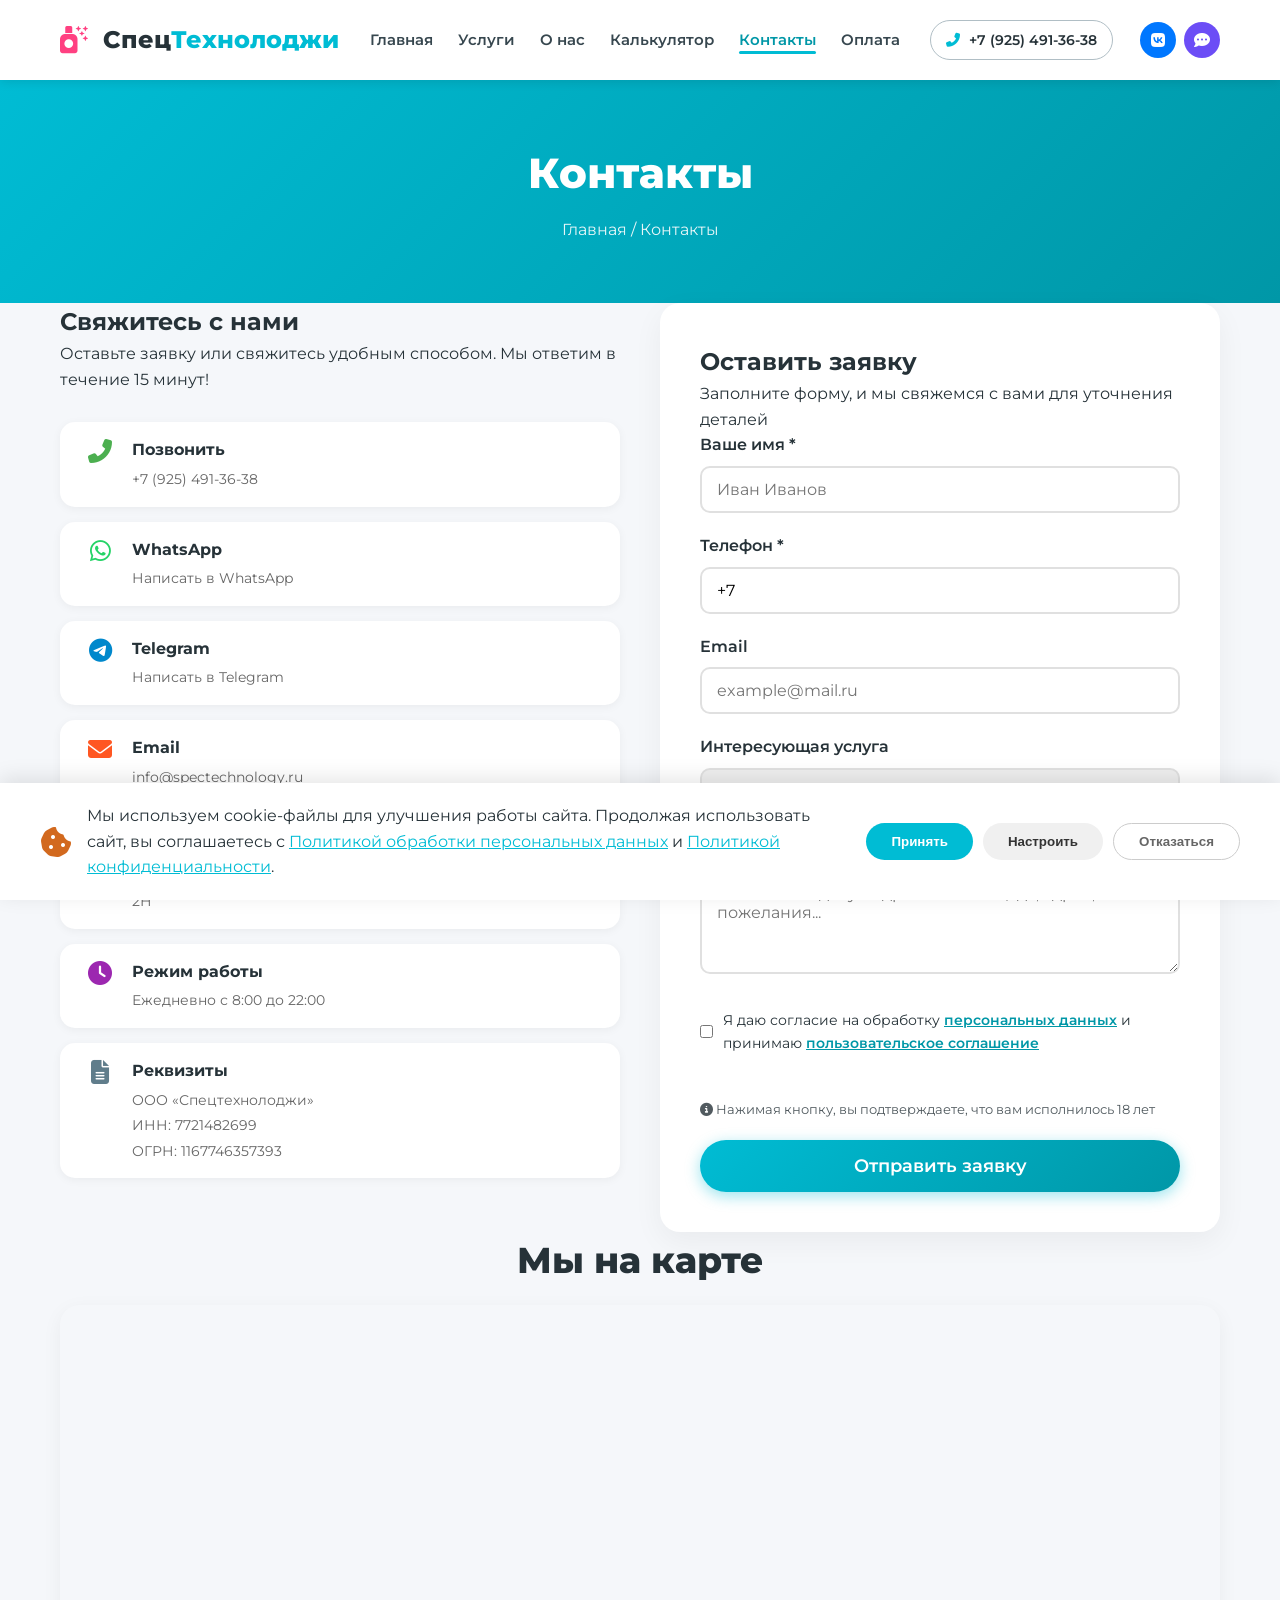
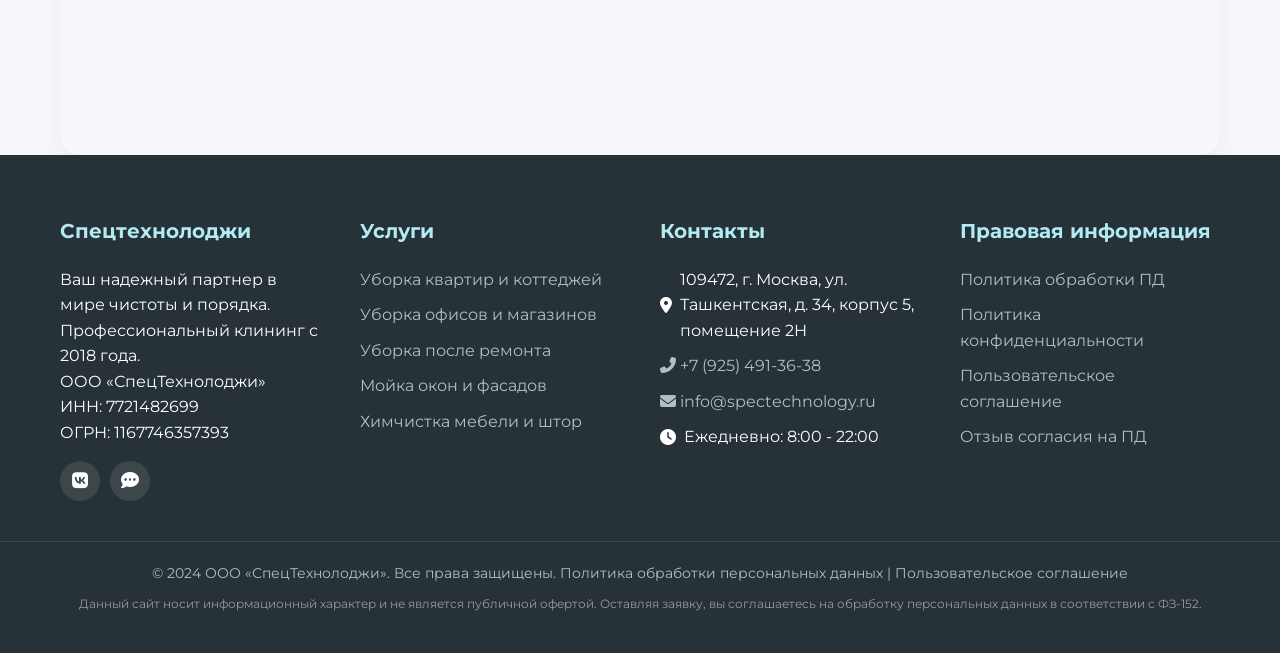
<file: contact.html>
<!DOCTYPE html>
<html lang="ru">
<head>
    <meta charset="UTF-8">
    <meta name="viewport" content="width=device-width, initial-scale=1.0, user-scalable=yes">
    <meta name="description" content="Контакты клининговой компании Спецтехнолоджи в Москве. Телефон, WhatsApp, Telegram, адрес офиса. Оставьте заявку на уборку прямо сейчас!">
    <meta name="robots" content="index, follow">
    <link rel="canonical" href="https://spectechnology.ru/contact.html">
    <title>Контакты | СпецТехнолоджи - Клининговая компания в Москве</title>
    <link rel="stylesheet" href="css/style.css">
    <link href="https://fonts.googleapis.com/css2?family=Montserrat:wght@400;500;600;700;800&display=swap" rel="stylesheet">
    <link rel="stylesheet" href="https://cdnjs.cloudflare.com/ajax/libs/font-awesome/6.5.1/css/all.min.css" integrity="sha512-DTOQO9RWCH3ppGqcWaEA1BIZOC6xxalwEsw9c2QQeAIftl+Vegovlnee1c9QX4TctnWMn13TZye+giMm8e2LwA==" crossorigin="anonymous" referrerpolicy="no-referrer">
</head>
<body>
    <header class="header">
        <div class="container header-container">
            <a href="index.html" class="logo" aria-label="На главную">
                <i class="fas fa-spray-can-sparkles logo-icon"></i>
                <span>Спец<span class="logo-accent">Технолоджи</span></span>
            </a>
            <nav class="nav" id="nav-menu" aria-label="Основное меню">
                <ul class="nav-list">
                    <li><a href="index.html" class="nav-link">Главная</a></li>
                    <li><a href="services.html" class="nav-link">Услуги</a></li>
                    <li><a href="about.html" class="nav-link">О нас</a></li>
                    <li><a href="calculator.html" class="nav-link">Калькулятор</a></li>
                    <li><a href="contact.html" class="nav-link active" aria-current="page">Контакты</a></li>
                    <li><a href="payment.html" class="nav-link">Оплата</a></li>
                </ul>
            </nav>
            <div class="header-actions">
                <a href="tel:+79254913638" class="btn btn-phone"><i class="fas fa-phone-alt"></i> +7 (925) 491-36-38</a>
                <button class="burger-menu" id="burger-btn" aria-label="Открыть меню">
                    <span></span><span></span><span></span>
                </button>
                <div class="social-links-header">
                <a href="https://vk.ru/spectechnology" target="_blank" rel="noopener noreferrer" class="social-icon vk" title="VK">
                    <i class="fab fa-vk"></i>
                </a>
                <a href="https://web.max.ru/-78699781150159" target="_blank" rel="noopener noreferrer" class="social-icon max" title="MAX">
                    <i class="fas fa-comment-dots"></i>
                </a>
            </div>
            </div>
        </div>
    </header>

    <main>
        <section class="page-header">
            <div class="container">
                <h1>Контакты</h1>
                <p class="breadcrumbs"><a href="index.html">Главная</a> / Контакты</p>
            </div>
        </section>

        <section class="contact-content container">
            <div class="contact-grid">
                <div class="contact-info">
                    <h2>Свяжитесь с нами</h2>
                    <p>Оставьте заявку или свяжитесь удобным способом. Мы ответим в течение 15 минут!</p>
                    
                    <div class="contact-methods">
                        <a href="tel:+79254913638" class="contact-method phone-method">
                            <i class="fas fa-phone-alt"></i>
                            <div>
                                <strong>Позвонить</strong>
                                <span>+7 (925) 491-36-38</span>
                            </div>
                        </a>
                        
                        <a href="https://wa.me/79254913638" target="_blank" rel="noopener noreferrer" class="contact-method wa-method">
                            <i class="fab fa-whatsapp"></i>
                            <div>
                                <strong>WhatsApp</strong>
                                <span>Написать в WhatsApp</span>
                            </div>
                        </a>
                        
                        <a href="https://t.me/SpecTechnologyBot" target="_blank" rel="noopener noreferrer" class="contact-method tg-method">
                            <i class="fab fa-telegram-plane"></i>
                            <div>
                                <strong>Telegram</strong>
                                <span>Написать в Telegram</span>
                            </div>
                        </a>
                        
                        <a href="mailto:info@spectechnology.ru" class="contact-method email-method">
                            <i class="fas fa-envelope"></i>
                            <div>
                                <strong>Email</strong>
                                <span>info@spectechnology.ru</span>
                            </div>
                        </a>

                        <div class="contact-method address-method">
                            <i class="fas fa-map-marker-alt"></i>
                            <div>
                                <strong>Адрес офиса</strong>
                                <span>109472, г. Москва, ул. Ташкентская, д. 34, корпус 5, помещение 2Н</span>
                            </div>
                        </div>

                        <div class="contact-method time-method">
                            <i class="fas fa-clock"></i>
                            <div>
                                <strong>Режим работы</strong>
                                <span>Ежедневно с 8:00 до 22:00</span>
                            </div>
                        </div>

                        <div class="contact-method requisites-method">
                            <i class="fas fa-file-alt"></i>
                            <div>
                                <strong>Реквизиты</strong>
                                <span>ООО «Спецтехнолоджи»<br>ИНН: 7721482699<br>ОГРН: 1167746357393</span>
                            </div>
                        </div>
                    </div>
                </div>

                <div class="contact-form-wrapper" id="order-form">
                    <h2>Оставить заявку</h2>
                    <p>Заполните форму, и мы свяжемся с вами для уточнения деталей</p>
                    
                    <form id="contact-form" class="contact-form" action="server/submit_form.php" method="POST" novalidate>
                        <input type="hidden" name="csrf_token" id="csrf_token_contact" value="">
                        <input type="hidden" name="form_type" value="Заявка со страницы контактов">
                        
                        <div class="form-field">
                            <label for="contact-name">Ваше имя *</label>
                            <input type="text" id="contact-name" name="name" placeholder="Иван Иванов" required minlength="2" maxlength="100" autocomplete="name">
                        </div>
                        
                        <div class="form-field">
                            <label for="contact-phone">Телефон *</label>
                            <input type="tel" 
                                name="phone" 
                                id="quick-phone"
                                value="+7" 
                                required 
                                pattern="\+7[\s\(]?\d{3}[\)\s]?\d{3}[\s-]?\d{2}[\s-]?\d{2}" 
                                title="Формат: +7 (999) 123-45-67" 
                                autocomplete="tel"
                                maxlength="18">  
                        </div>
                        
                        <div class="form-field">
                            <label for="contact-email">Email</label>
                            <input type="email" id="contact-email" name="email" placeholder="example@mail.ru" autocomplete="email">
                        </div>
                        
                        <div class="form-field">
                            <label for="contact-service">Интересующая услуга</label>
                            <select id="contact-service" name="service">
                                <option value="">Выберите услугу</option>
                                <option value="Уборка квартиры/коттеджа">Уборка квартиры/коттеджа</option>
                                <option value="Уборка офиса/магазина">Уборка офиса/магазина</option>
                                <option value="Уборка после ремонта">Уборка после ремонта</option>
                                <option value="Мойка окон и фасадов">Мойка окон и фасадов</option>
                                <option value="Химчистка мебели/штор">Химчистка мебели/штор</option>
                                <option value="Другое">Другое</option>
                            </select>
                        </div>
                        
                        <div class="form-field">
                            <label for="contact-message">Комментарий</label>
                            <textarea id="contact-message" name="message" rows="4" placeholder="Опишите задачу подробнее: площадь, адрес, пожелания..."></textarea>
                        </div>
                        
                        <div class="privacy-check">
                            <input type="checkbox" id="privacy-contact" name="privacy" required>
                            <label for="privacy-contact">
                                Я даю согласие на обработку <a href="personal-data-policy.html" target="_blank">персональных данных</a> 
                                и принимаю <a href="terms-of-use.html" target="_blank">пользовательское соглашение</a>
                            </label>
                        </div>
                        
                        <p class="age-notice">
                            <i class="fas fa-info-circle"></i> Нажимая кнопку, вы подтверждаете, что вам исполнилось 18 лет
                        </p>
                        
                        <button type="submit" class="btn btn-primary btn-large">Отправить заявку</button>
                    </form>
                </div>
            </div>
        </section>

        <section class="map-section container">
            <h2 class="section-title">Мы на карте</h2>
            <div class="map-placeholder">
                <iframe src="https://www.google.com/maps/embed?pb=!1m18!1m12!1m3!1d2248.4981195868068!2d37.7941806765467!3d55.69771289623336!2m3!1f0!2f0!3f0!3m2!1i1024!2i768!4f13.1!3m3!1m2!1s0x414ab5bf482e31a7%3A0x6e9d0cb8e88b0a87!2z0KLQsNGI0LrQtdC90YLRgdC60LDRjyDRg9C7LiwgMzQg0LrQvtGA0L_Rg9GBIDUsINCc0L7RgdC60LLQsCwgMTA5NDcy!5e0!3m2!1sru!2sru!4v1787574897314!5m2!1sru!2sru" width="600" height="450" style="border:0;" allowfullscreen="" loading="lazy" referrerpolicy="strict-origin-when-cross-origin"></iframe>
            </div>
        </section>
    </main>

    <!-- ПОДВАЛ САЙТА -->
    <footer class="footer">
        <div class="container footer-container">
            <div class="footer-col">
                <h4>Спецтехнолоджи</h4>
                <p>Ваш надежный партнер в мире чистоты и порядка. Профессиональный клининг с 2018 года.</p>
                <p>ООО «СпецТехнолоджи»</p>
                <p>ИНН: 7721482699</p>
                <p>ОГРН: 1167746357393</p>
                <div class="footer-socials">
                    <a href="https://vk.ru/spectechnology" target="_blank" rel="noopener noreferrer" title="VK">
                        <i class="fab fa-vk"></i>
                    </a>
                    <a href="https://web.max.ru/-78699781150159" target="_blank" rel="noopener noreferrer" title="MAX">
                        <i class="fas fa-comment-dots"></i>
                    </a>
                </div>
            </div>
            <div class="footer-col">
                <h4>Услуги</h4>
                <ul>
                    <li><a href="services.html#house">Уборка квартир и коттеджей</a></li>
                    <li><a href="services.html#office">Уборка офисов и магазинов</a></li>
                    <li><a href="services.html#renovation">Уборка после ремонта</a></li>
                    <li><a href="services.html#windows">Мойка окон и фасадов</a></li>
                    <li><a href="services.html#furniture">Химчистка мебели и штор</a></li>
                </ul>
            </div>
            <div class="footer-col">
                <h4>Контакты</h4>
                <ul>
                    <li><i class="fas fa-map-marker-alt"></i> 109472, г. Москва, ул. Ташкентская, д. 34, корпус 5, помещение 2Н</li>
                    <li><a href="tel:+79991234567"><i class="fas fa-phone-alt"></i> +7 (925) 491-36-38</a></li>
                    <li><a href="mailto:info@spectechnology.ru"><i class="fas fa-envelope"></i> info@spectechnology.ru</a></li>
                    <li><i class="fas fa-clock"></i> Ежедневно: 8:00 - 22:00</li>
                </ul>
            </div>
            <div class="footer-col">
                <h4>Правовая информация</h4>
                <ul>
                    <li><a href="personal-data-policy.html">Политика обработки ПД</a></li>
                    <li><a href="privacy-policy.html">Политика конфиденциальности</a></li>
                    <li><a href="terms-of-use.html">Пользовательское соглашение</a></li>
                    <li><a href="revoke-consent.html">Отзыв согласия на ПД</a></li>
                </ul>
            </div>
        </div>
        
        <div class="footer-bottom"> 
            <div class="container">
                <p>&copy; 2024 ООО «СпецТехнолоджи». Все права защищены. 
                <a href="personal-data-policy.html">Политика обработки персональных данных</a> | 
                <a href="terms-of-use.html">Пользовательское соглашение</a></p>
                <p class="footer-disclaimer">
                    Данный сайт носит информационный характер и не является публичной офертой. 
                    Оставляя заявку, вы соглашаетесь на обработку персональных данных в соответствии с ФЗ-152.
                </p>
        </div>
    </footer>

    <div id="privacy-modal" class="modal" role="dialog" aria-hidden="true">
        <div class="modal-content">
            <button class="close-modal" aria-label="Закрыть">&times;</button>
            <h3>Политика обработки ПД</h3>
            <p>Подробнее на странице <a href="personal-data-policy.html">Политики обработки персональных данных</a>.</p>
        </div>
    </div>

    <div id="age-modal" class="modal">
        <div class="modal-content age-modal-content">
            <h3>Подтверждение возраста</h3>
            <p>Подтвердите, что вам исполнилось 18 лет.</p>
            <button id="age-confirm" class="btn btn-primary">Мне есть 18 лет</button>
            <button id="age-deny" class="btn btn-outline-dark">Мне нет 18 лет</button>
        </div>
    </div>

    <script src="js/script.js"></script>
    <script src="js/cookie-consent.js"></script>
</body>
</html>
</file>
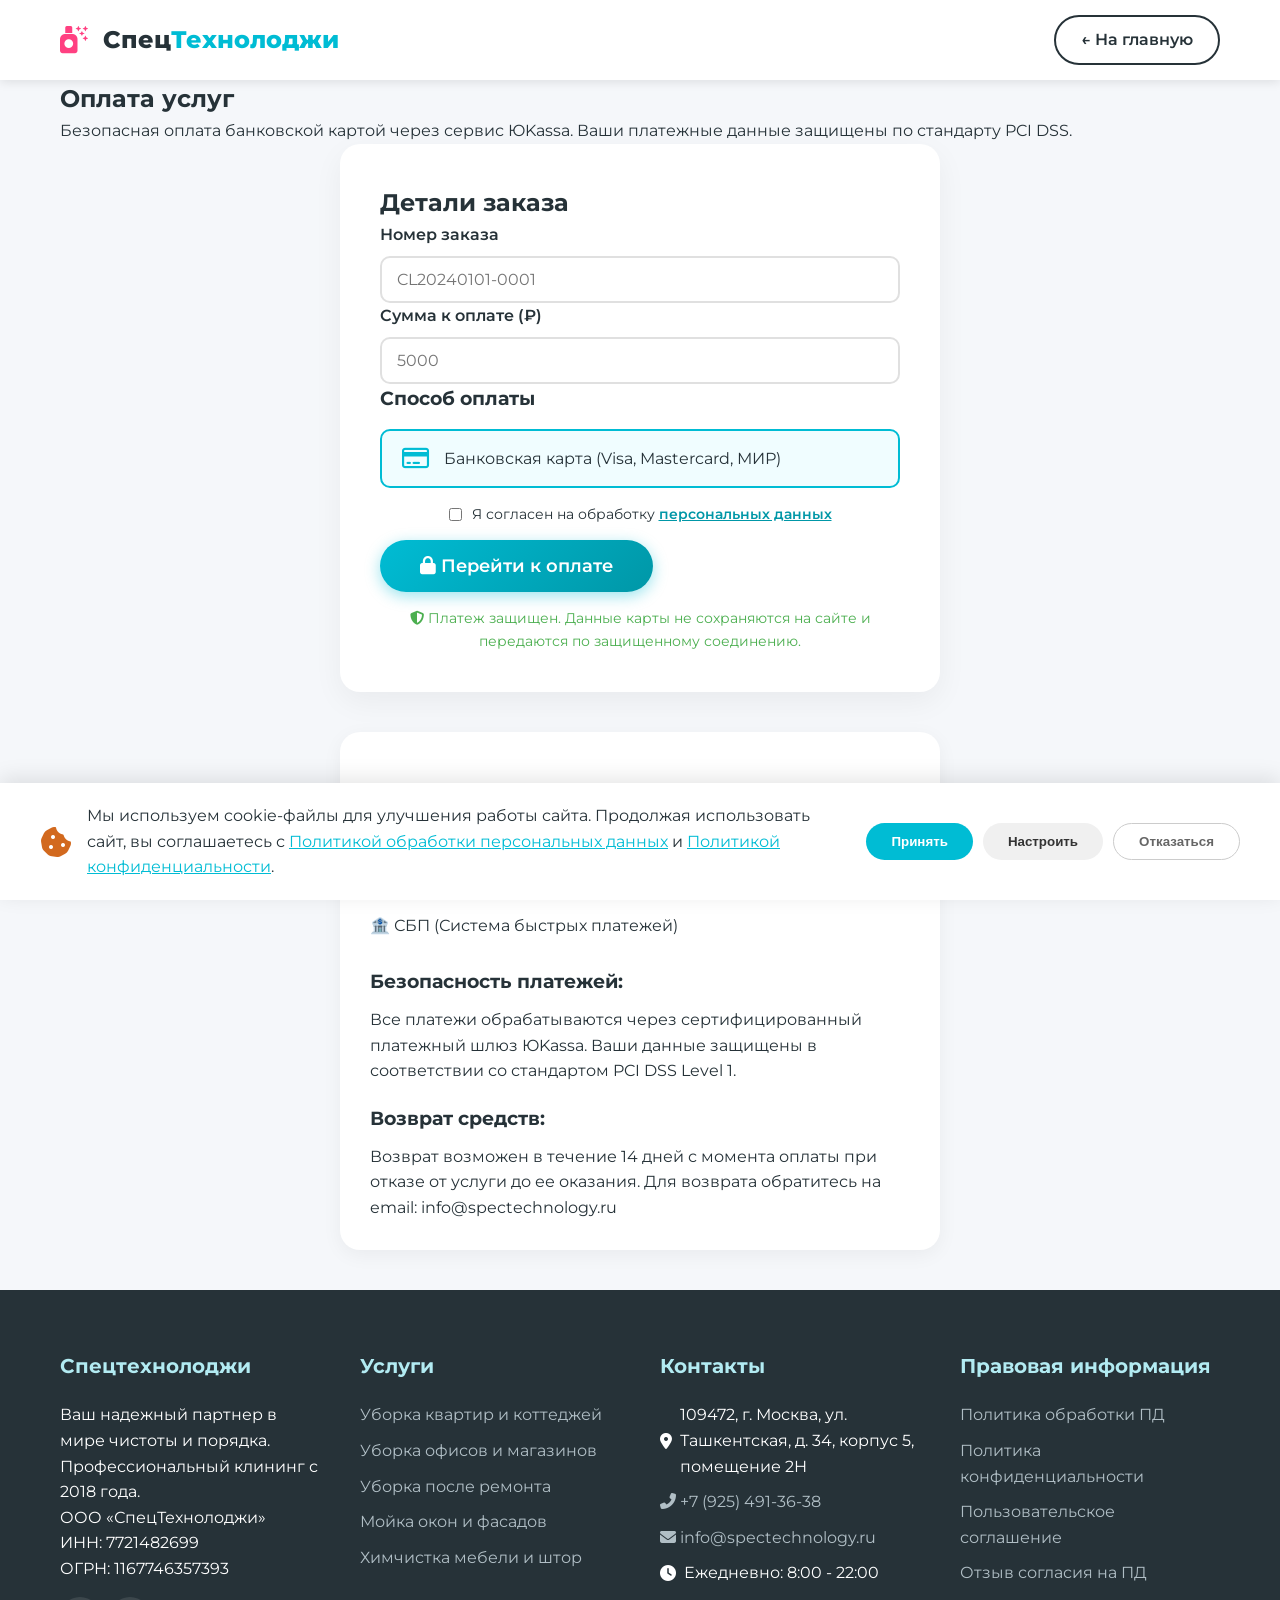
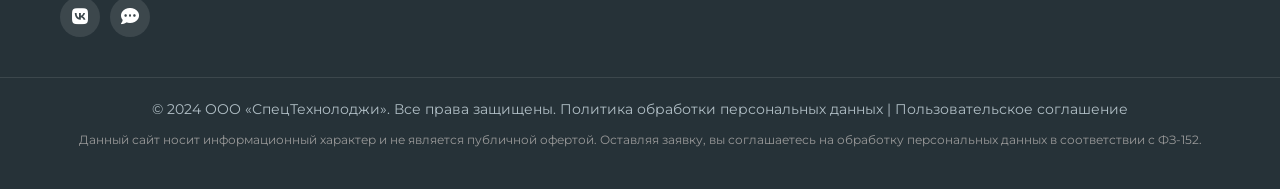
<file: payment.html>
<!DOCTYPE html>
<html lang="ru">
<head>
    <meta charset="UTF-8">
    <meta name="viewport" content="width=device-width, initial-scale=1.0, user-scalable=yes">
    <meta name="description" content="Оплата клининговых услуг компании Спецтехнолоджи. Безопасная оплата банковской картой через ЮKassa.">
    <meta name="robots" content="noindex, nofollow">
    <link rel="canonical" href="https://spectechnology.ru/payment.html">
    <title>Оплата услуг | СпецТехнолоджи</title>
    <link rel="stylesheet" href="css/style.css">
    <link href="https://fonts.googleapis.com/css2?family=Montserrat:wght@400;500;600;700&display=swap" rel="stylesheet">
    <link rel="stylesheet" href="https://cdnjs.cloudflare.com/ajax/libs/font-awesome/6.5.1/css/all.min.css" integrity="sha512-DTOQO9RWCH3ppGqcWaEA1BIZOC6xxalwEsw9c2QQeAIftl+Vegovlnee1c9QX4TctnWMn13TZye+giMm8e2LwA==" crossorigin="anonymous" referrerpolicy="no-referrer">
</head>
<body>
    <header class="header">
        <div class="container header-container">
            <a href="index.html" class="logo">
                <i class="fas fa-spray-can-sparkles logo-icon"></i>
                <span>Спец<span class="logo-accent">Технолоджи</span></span>
            </a>
            <a href="index.html" class="btn btn-outline-dark">← На главную</a>
        </div>
    </header>

    <main>
        <section class="payment-section container">
            <h1>Оплата услуг</h1>
            <p>Безопасная оплата банковской картой через сервис ЮKassa. Ваши платежные данные защищены по стандарту PCI DSS.</p>
            
            <div class="payment-card">
                <h2>Детали заказа</h2>
                <form id="payment-form" action="server/create_payment.php" method="POST" novalidate>
                    <input type="hidden" name="csrf_token" id="csrf_token_payment" value="">
                    
                    <div class="form-field">
                        <label for="order-number">Номер заказа</label>
                        <input type="text" id="order-number" name="order_number" placeholder="CL20240101-0001" required>
                    </div>
                    
                    <div class="form-field">
                        <label for="payment-amount">Сумма к оплате (₽)</label>
                        <input type="number" id="payment-amount" name="amount" placeholder="5000" min="100" step="0.01" required>
                    </div>
                    
                    <div class="payment-methods">
                        <h3>Способ оплаты</h3>
                        <div class="payment-method-card selected">
                            <i class="far fa-credit-card"></i>
                            <span>Банковская карта (Visa, Mastercard, МИР)</span>
                        </div>
                    </div>
                    
                    <div class="privacy-check">
                        <input type="checkbox" id="privacy-payment" name="privacy" required>
                        <label for="privacy-payment">
                            Я согласен на обработку <a href="personal-data-policy.html" target="_blank">персональных данных</a>
                        </label>
                    </div>
                    
                    <button type="submit" class="btn btn-primary btn-large">
                        <i class="fas fa-lock"></i> Перейти к оплате
                    </button>
                    
                    <p class="secure-note">
                        <i class="fas fa-shield-alt"></i> 
                        Платеж защищен. Данные карты не сохраняются на сайте и передаются по защищенному соединению.
                    </p>
                </form>
            </div>
            
            <div class="payment-info">
                <h3>Способы оплаты:</h3>
                <ul>
                    <li>💳 Банковские карты Visa, Mastercard, МИР</li>
                    <li>📱 Apple Pay, Google Pay</li>
                    <li>🏦 СБП (Система быстрых платежей)</li>
                </ul>
                
                <h3>Безопасность платежей:</h3>
                <p>Все платежи обрабатываются через сертифицированный платежный шлюз ЮKassa. Ваши данные защищены в соответствии со стандартом PCI DSS Level 1.</p>
                
                <h3>Возврат средств:</h3>
                <p>Возврат возможен в течение 14 дней с момента оплаты при отказе от услуги до ее оказания. Для возврата обратитесь на email: info@spectechnology.ru</p>
            </div>
        </section>
    </main>

    <!-- ПОДВАЛ САЙТА -->
    <footer class="footer">
        <div class="container footer-container">
            <div class="footer-col">
                <h4>Спецтехнолоджи</h4>
                <p>Ваш надежный партнер в мире чистоты и порядка. Профессиональный клининг с 2018 года.</p>
                <p>ООО «СпецТехнолоджи»</p>
                <p>ИНН: 7721482699</p>
                <p>ОГРН: 1167746357393</p>
                <div class="footer-socials">
                    <a href="https://vk.ru/spectechnology" target="_blank" rel="noopener noreferrer" title="VK">
                        <i class="fab fa-vk"></i>
                    </a>
                    <a href="https://web.max.ru/-78699781150159" target="_blank" rel="noopener noreferrer" title="MAX">
                        <i class="fas fa-comment-dots"></i>
                    </a>
                </div>
            </div>
            <div class="footer-col">
                <h4>Услуги</h4>
                <ul>
                    <li><a href="services.html#house">Уборка квартир и коттеджей</a></li>
                    <li><a href="services.html#office">Уборка офисов и магазинов</a></li>
                    <li><a href="services.html#renovation">Уборка после ремонта</a></li>
                    <li><a href="services.html#windows">Мойка окон и фасадов</a></li>
                    <li><a href="services.html#furniture">Химчистка мебели и штор</a></li>
                </ul>
            </div>
            <div class="footer-col">
                <h4>Контакты</h4>
                <ul>
                    <li><i class="fas fa-map-marker-alt"></i> 109472, г. Москва, ул. Ташкентская, д. 34, корпус 5, помещение 2Н</li>
                    <li><a href="tel:+79991234567"><i class="fas fa-phone-alt"></i> +7 (925) 491-36-38</a></li>
                    <li><a href="mailto:info@spectechnology.ru"><i class="fas fa-envelope"></i> info@spectechnology.ru</a></li>
                    <li><i class="fas fa-clock"></i> Ежедневно: 8:00 - 22:00</li>
                </ul>
            </div>
            <div class="footer-col">
                <h4>Правовая информация</h4>
                <ul>
                    <li><a href="personal-data-policy.html">Политика обработки ПД</a></li>
                    <li><a href="privacy-policy.html">Политика конфиденциальности</a></li>
                    <li><a href="terms-of-use.html">Пользовательское соглашение</a></li>
                    <li><a href="revoke-consent.html">Отзыв согласия на ПД</a></li>
                </ul>
            </div>
        </div>
        <div class="footer-bottom"> 
            <div class="container">
                <p>&copy; 2024 ООО «СпецТехнолоджи». Все права защищены. 
                <a href="personal-data-policy.html">Политика обработки персональных данных</a> | 
                <a href="terms-of-use.html">Пользовательское соглашение</a></p>
                <p class="footer-disclaimer">
                    Данный сайт носит информационный характер и не является публичной офертой. 
                    Оставляя заявку, вы соглашаетесь на обработку персональных данных в соответствии с ФЗ-152.
                </p>
        </div>
    </footer>


    <script src="js/script.js"></script>
    <script src="js/cookie-consent.js"></script>
</body>
</html>
</file>
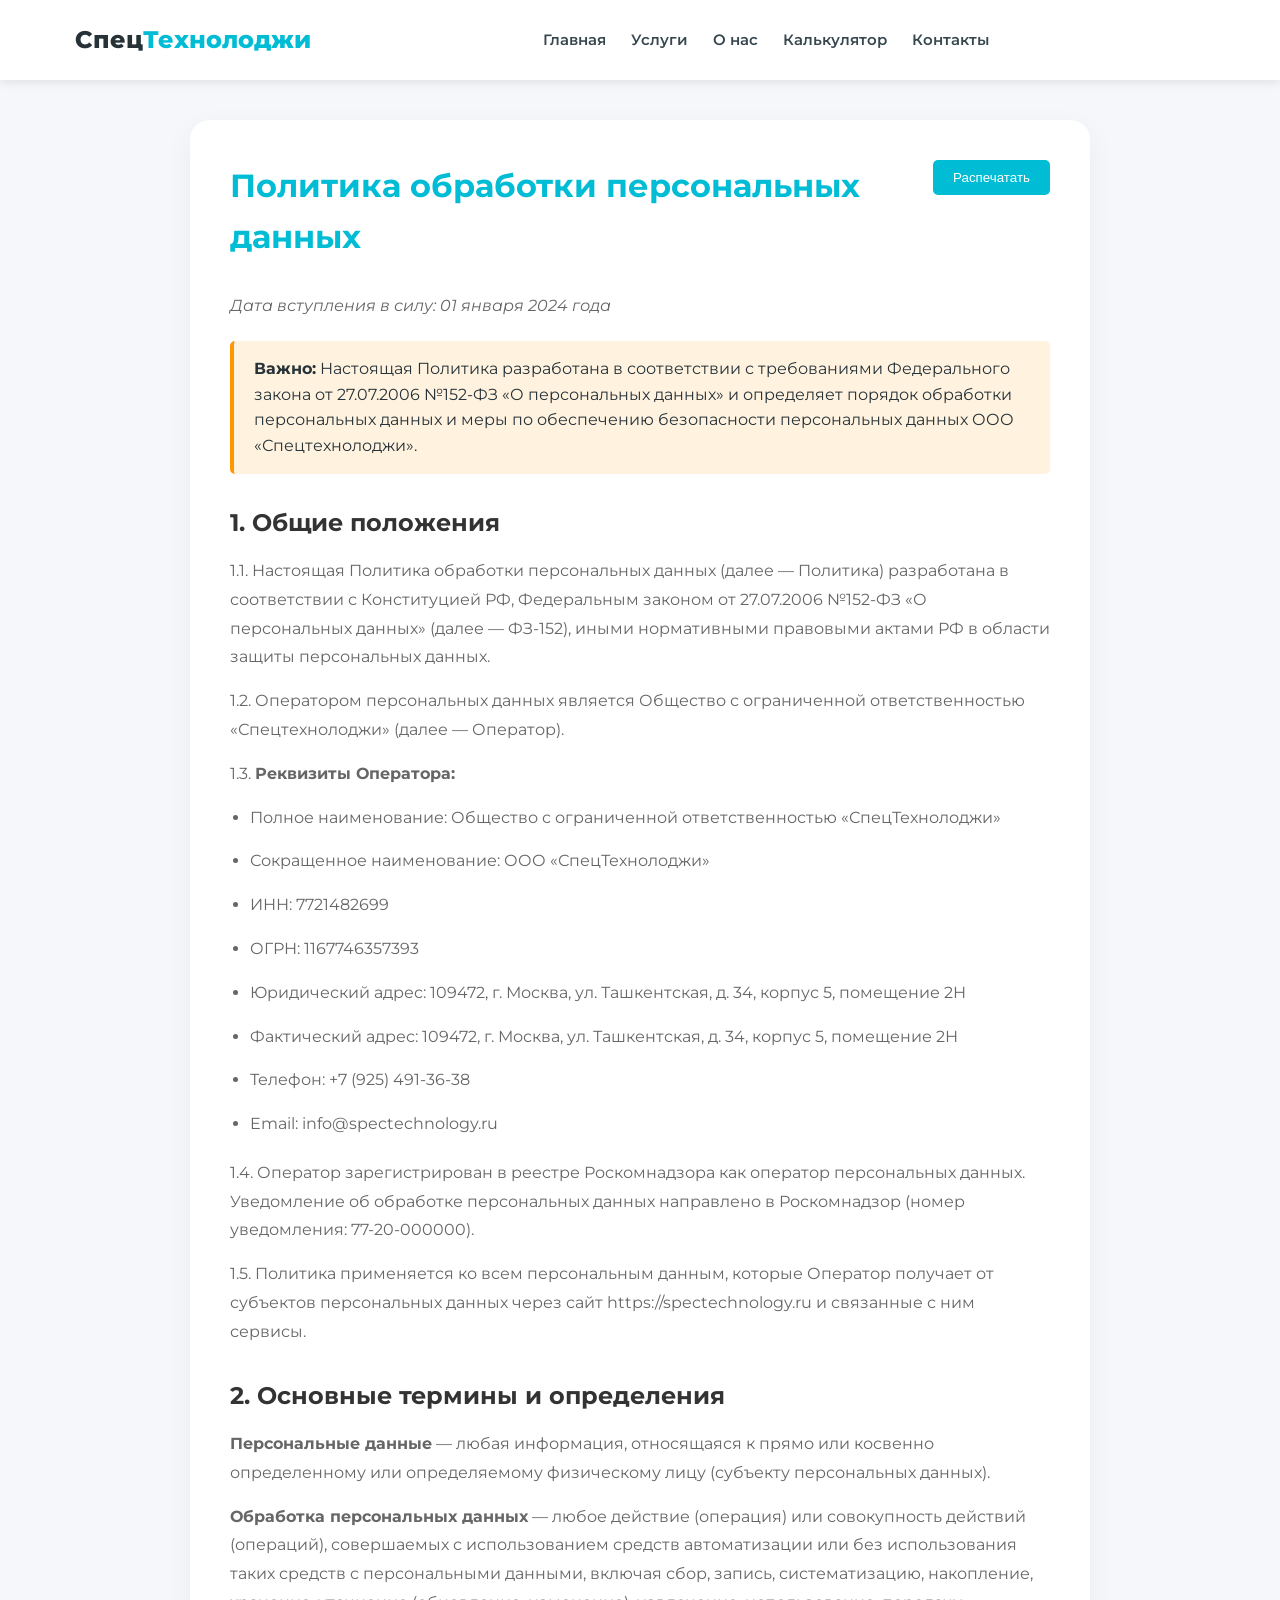
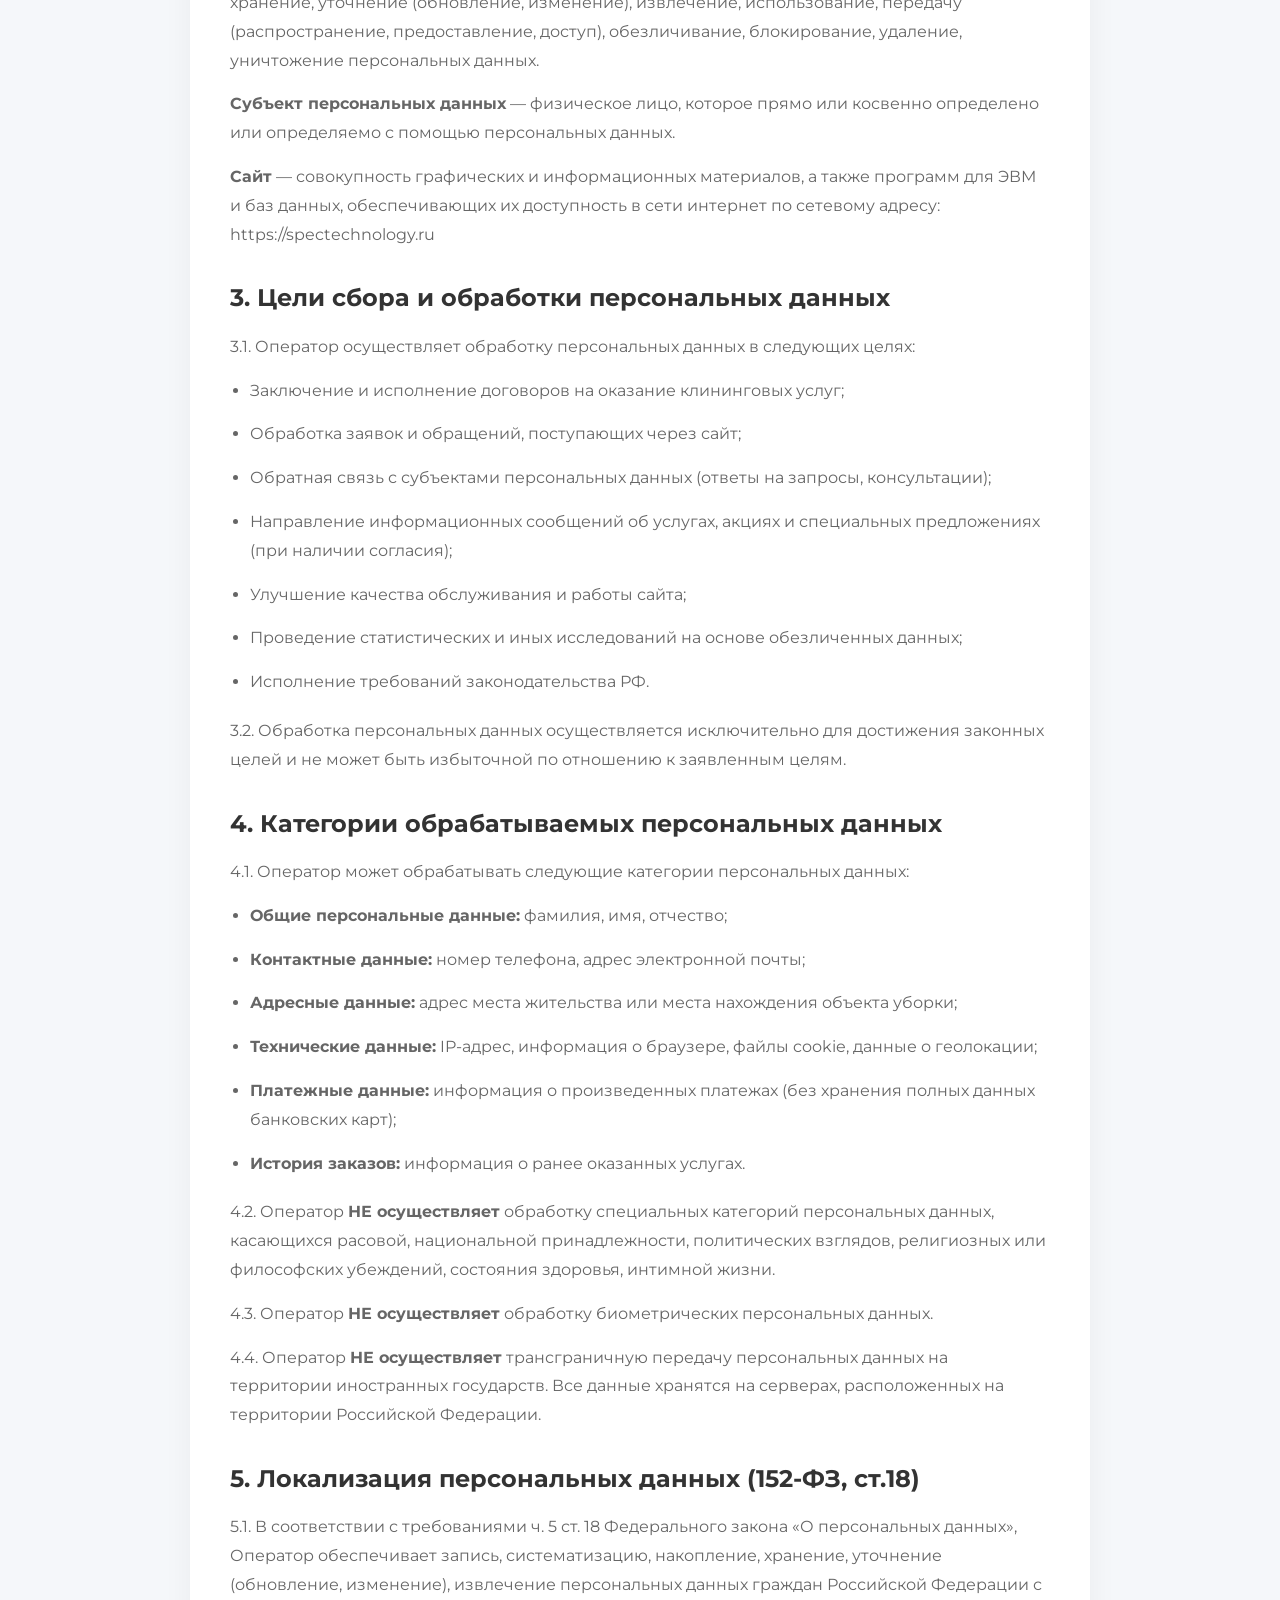
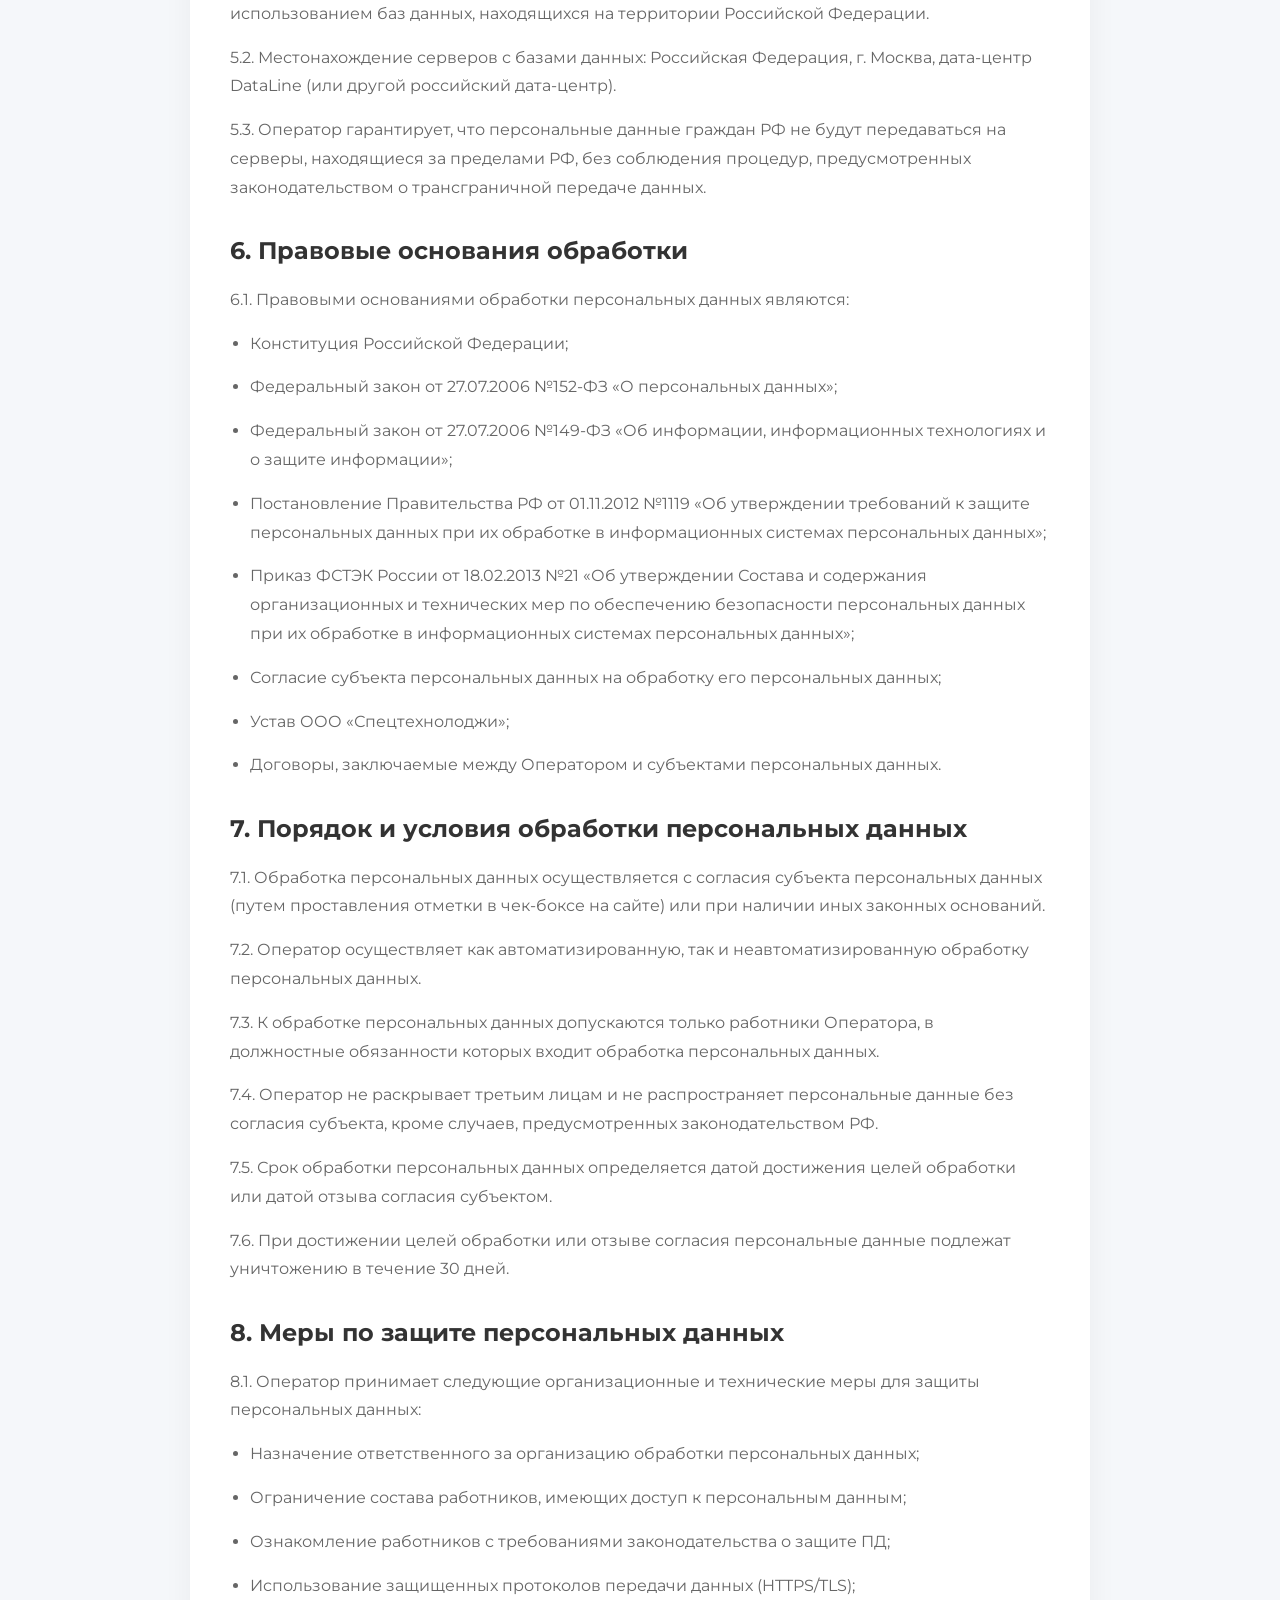
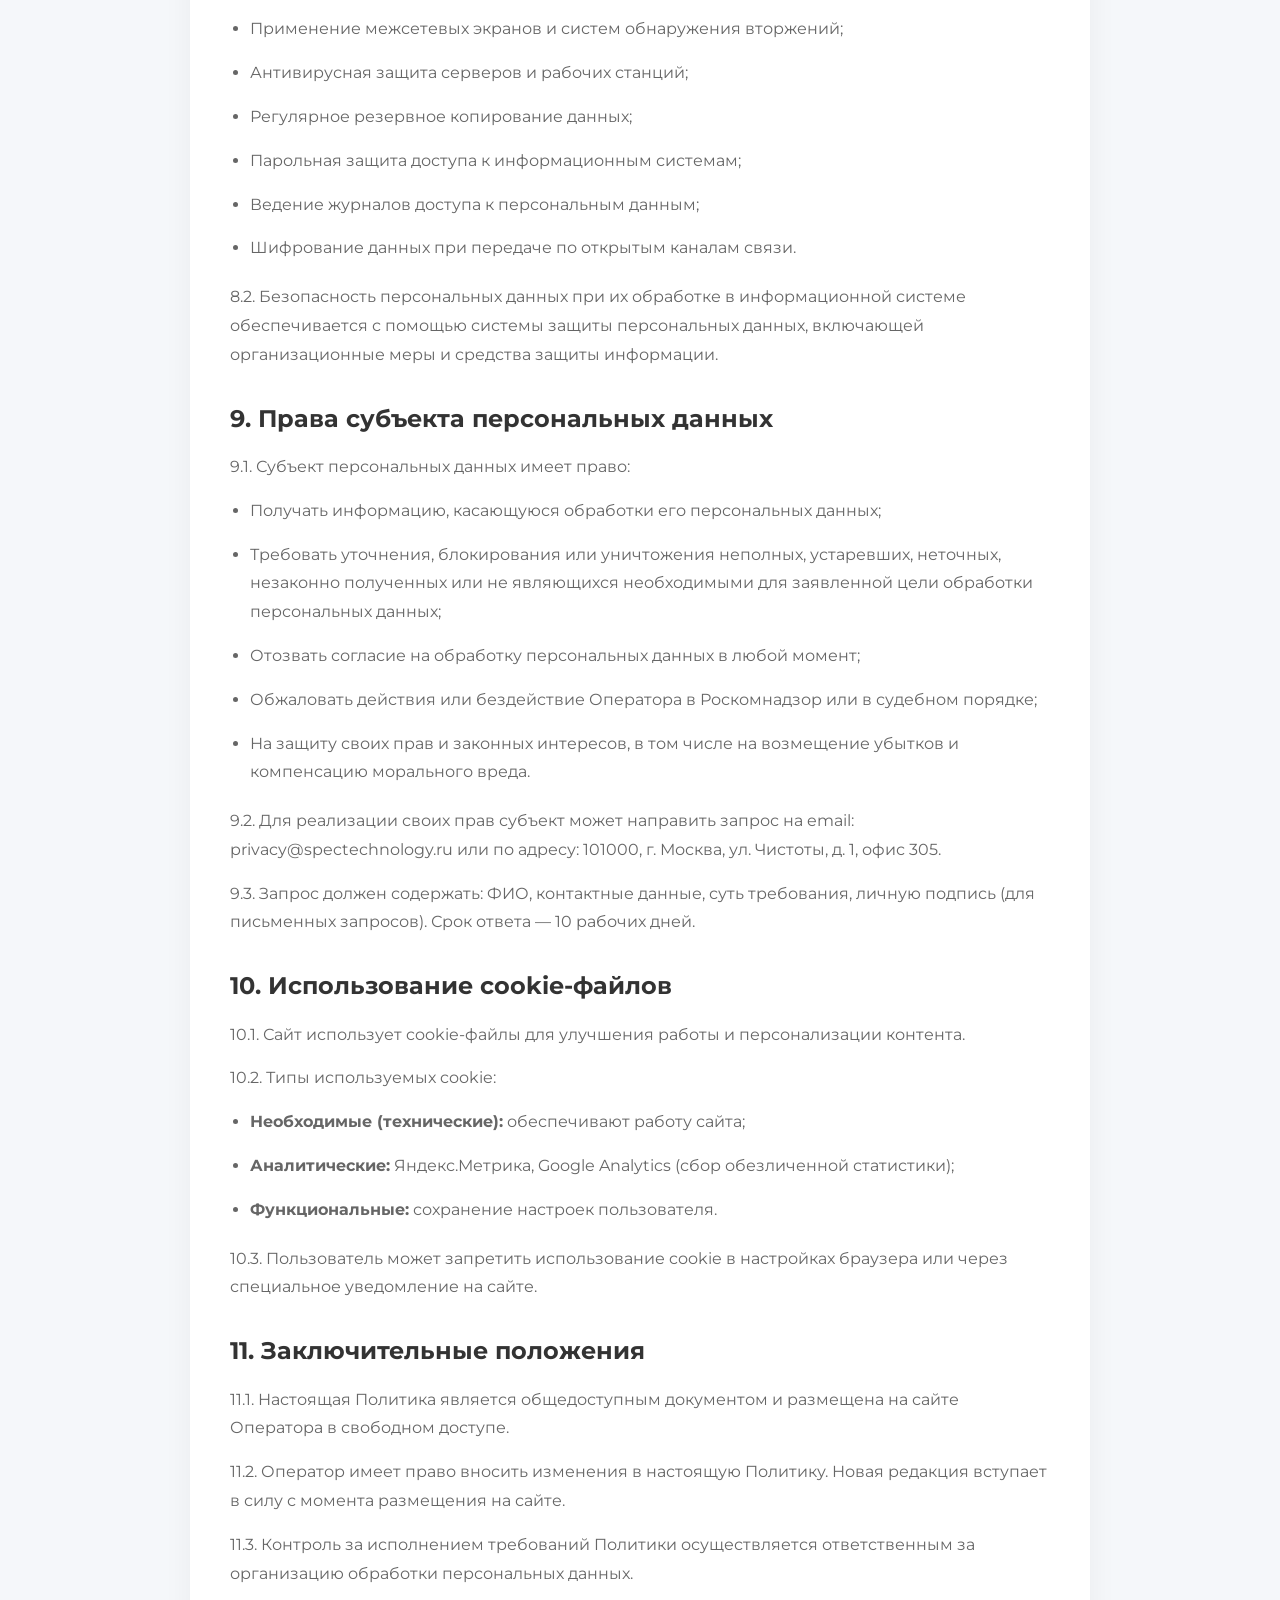
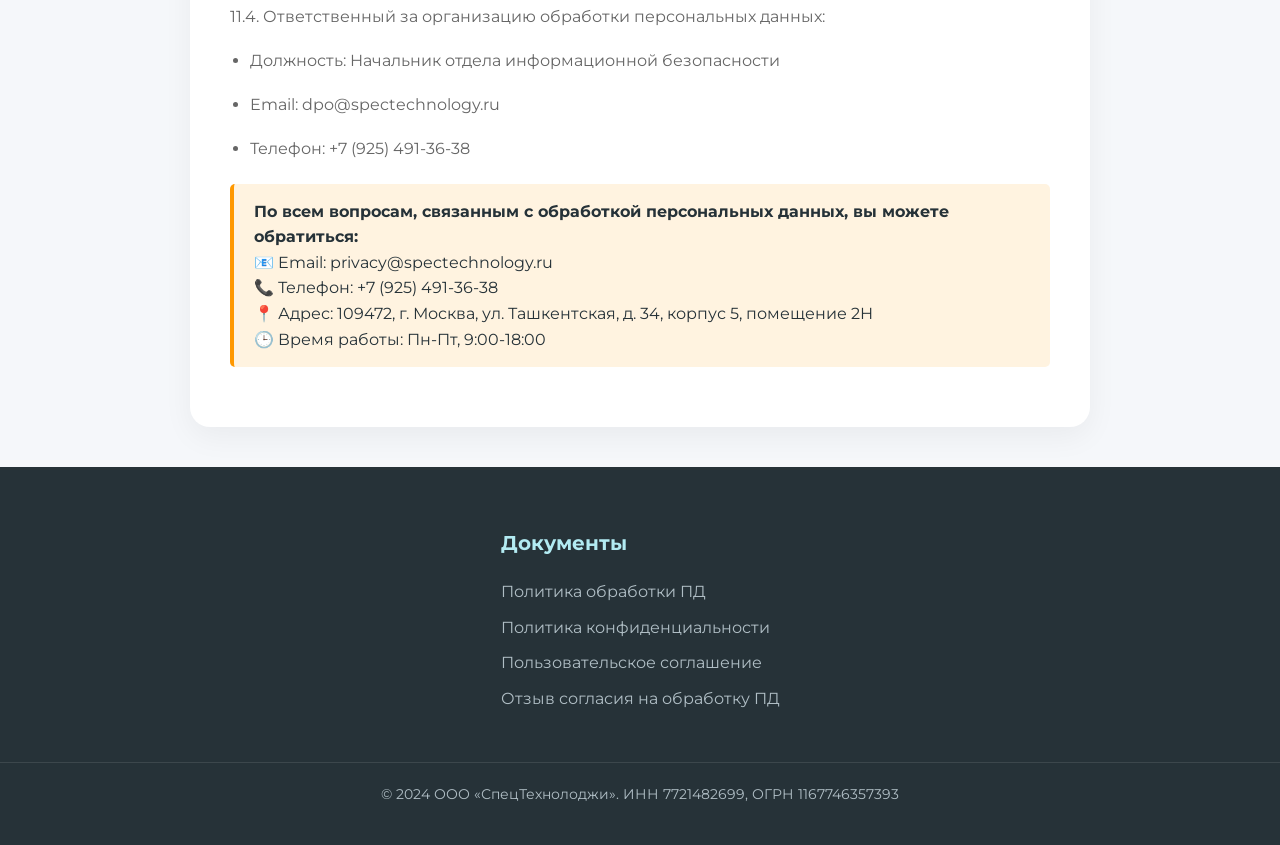
<file: personal-data-policy.html>
<!DOCTYPE html>
<html lang="ru">
<head>
    <meta charset="UTF-8">
    <meta name="viewport" content="width=device-width, initial-scale=1.0">
    <meta name="description" content="Политика обработки персональных данных компании Спецтехнолоджи. Соответствие 152-ФЗ.">
    <title>Политика обработки персональных данных | СпецТехнолоджи</title>
    <link rel="stylesheet" href="css/style.css">
    <link href="https://fonts.googleapis.com/css2?family=Montserrat:wght@400;500;600;700&display=swap" rel="stylesheet">
    <style>
        .policy-content {
            max-width: 900px;
            margin: 40px auto;
            padding: 40px;
            background: white;
            border-radius: 20px;
            box-shadow: 0 10px 30px rgba(0,0,0,0.05);
        }
        .policy-content h1 {
            color: #00BCD4;
            margin-bottom: 30px;
            font-size: 32px;
        }
        .policy-content h2 {
            color: #333;
            margin-top: 30px;
            margin-bottom: 15px;
            font-size: 24px;
        }
        .policy-content h3 {
            color: #555;
            margin-top: 20px;
            margin-bottom: 10px;
            font-size: 18px;
        }
        .policy-content p, .policy-content li {
            line-height: 1.8;
            color: #666;
            margin-bottom: 15px;
        }
        .policy-content ul {
            padding-left: 20px;
            margin-bottom: 20px;
        }
        .policy-date {
            color: #999;
            font-style: italic;
            margin-bottom: 30px;
        }
        .important-note {
            background: #FFF3E0;
            border-left: 4px solid #FF9800;
            padding: 15px 20px;
            margin: 20px 0;
            border-radius: 5px;
        }
        .print-button {
            float: right;
            background: #00BCD4;
            color: white;
            border: none;
            padding: 10px 20px;
            border-radius: 5px;
            cursor: pointer;
        }
        @media print {
            .header, .footer, .print-button { display: none; }
            .policy-content { box-shadow: none; padding: 0; }
        }
    </style>
</head>
<body>
    <header class="header">
        <div class="container header-container">
            <a href="index.html" class="logo">
                <i class="fas fa-spray-can-sparkles logo-icon"></i>
                <span>Спец<span class="logo-accent">Технолоджи</span></span>
            </a>
            <nav class="nav" id="nav-menu">
                <ul class="nav-list">
                    <li><a href="index.html" class="nav-link">Главная</a></li>
                    <li><a href="services.html" class="nav-link">Услуги</a></li>
                    <li><a href="about.html" class="nav-link">О нас</a></li>
                    <li><a href="calculator.html" class="nav-link">Калькулятор</a></li>
                    <li><a href="contact.html" class="nav-link">Контакты</a></li>
                </ul>
            </nav>
        </div>
    </header>

    <main>
        <div class="container">
            <div class="policy-content">
                <button onclick="window.print()" class="print-button">
                    <i class="fas fa-print"></i> Распечатать
                </button>
                
                <h1>Политика обработки персональных данных</h1>
                <p class="policy-date">Дата вступления в силу: 01 января 2024 года</p>
                
                <div class="important-note">
                    <strong>Важно:</strong> Настоящая Политика разработана в соответствии с требованиями Федерального закона от 27.07.2006 №152-ФЗ «О персональных данных» и определяет порядок обработки персональных данных и меры по обеспечению безопасности персональных данных ООО «Спецтехнолоджи».
                </div>

                <h2>1. Общие положения</h2>
                <p>1.1. Настоящая Политика обработки персональных данных (далее — Политика) разработана в соответствии с Конституцией РФ, Федеральным законом от 27.07.2006 №152-ФЗ «О персональных данных» (далее — ФЗ-152), иными нормативными правовыми актами РФ в области защиты персональных данных.</p>
                <p>1.2. Оператором персональных данных является Общество с ограниченной ответственностью «Спецтехнолоджи» (далее — Оператор).</p>
                <p>1.3. <strong>Реквизиты Оператора:</strong></p>
                <ul>
                    <li>Полное наименование: Общество с ограниченной ответственностью «СпецТехнолоджи»</li>
                    <li>Сокращенное наименование: ООО «СпецТехнолоджи»</li>
                    <li>ИНН: 7721482699</li>
                    <li>ОГРН: 1167746357393</li>
                    <li>Юридический адрес: 109472, г. Москва, ул. Ташкентская, д. 34, корпус 5, помещение 2Н</li>
                    <li>Фактический адрес: 109472, г. Москва, ул. Ташкентская, д. 34, корпус 5, помещение 2Н</li>
                    <li>Телефон: +7 (925) 491-36-38</li>
                    <li>Email: info@spectechnology.ru</li>
                </ul>
                <p>1.4. Оператор зарегистрирован в реестре Роскомнадзора как оператор персональных данных. Уведомление об обработке персональных данных направлено в Роскомнадзор (номер уведомления: 77-20-000000).</p>
                <p>1.5. Политика применяется ко всем персональным данным, которые Оператор получает от субъектов персональных данных через сайт https://spectechnology.ru и связанные с ним сервисы.</p>
                
                <h2>2. Основные термины и определения</h2>
                <p><strong>Персональные данные</strong> — любая информация, относящаяся к прямо или косвенно определенному или определяемому физическому лицу (субъекту персональных данных).</p>
                <p><strong>Обработка персональных данных</strong> — любое действие (операция) или совокупность действий (операций), совершаемых с использованием средств автоматизации или без использования таких средств с персональными данными, включая сбор, запись, систематизацию, накопление, хранение, уточнение (обновление, изменение), извлечение, использование, передачу (распространение, предоставление, доступ), обезличивание, блокирование, удаление, уничтожение персональных данных.</p>
                <p><strong>Субъект персональных данных</strong> — физическое лицо, которое прямо или косвенно определено или определяемо с помощью персональных данных.</p>
                <p><strong>Сайт</strong> — совокупность графических и информационных материалов, а также программ для ЭВМ и баз данных, обеспечивающих их доступность в сети интернет по сетевому адресу: https://spectechnology.ru</p>
                
                <h2>3. Цели сбора и обработки персональных данных</h2>
                <p>3.1. Оператор осуществляет обработку персональных данных в следующих целях:</p>
                <ul>
                    <li>Заключение и исполнение договоров на оказание клининговых услуг;</li>
                    <li>Обработка заявок и обращений, поступающих через сайт;</li>
                    <li>Обратная связь с субъектами персональных данных (ответы на запросы, консультации);</li>
                    <li>Направление информационных сообщений об услугах, акциях и специальных предложениях (при наличии согласия);</li>
                    <li>Улучшение качества обслуживания и работы сайта;</li>
                    <li>Проведение статистических и иных исследований на основе обезличенных данных;</li>
                    <li>Исполнение требований законодательства РФ.</li>
                </ul>
                <p>3.2. Обработка персональных данных осуществляется исключительно для достижения законных целей и не может быть избыточной по отношению к заявленным целям.</p>
                
                <h2>4. Категории обрабатываемых персональных данных</h2>
                <p>4.1. Оператор может обрабатывать следующие категории персональных данных:</p>
                <ul>
                    <li><strong>Общие персональные данные:</strong> фамилия, имя, отчество;</li>
                    <li><strong>Контактные данные:</strong> номер телефона, адрес электронной почты;</li>
                    <li><strong>Адресные данные:</strong> адрес места жительства или места нахождения объекта уборки;</li>
                    <li><strong>Технические данные:</strong> IP-адрес, информация о браузере, файлы cookie, данные о геолокации;</li>
                    <li><strong>Платежные данные:</strong> информация о произведенных платежах (без хранения полных данных банковских карт);</li>
                    <li><strong>История заказов:</strong> информация о ранее оказанных услугах.</li>
                </ul>
                <p>4.2. Оператор <strong>НЕ осуществляет</strong> обработку специальных категорий персональных данных, касающихся расовой, национальной принадлежности, политических взглядов, религиозных или философских убеждений, состояния здоровья, интимной жизни.</p>
                <p>4.3. Оператор <strong>НЕ осуществляет</strong> обработку биометрических персональных данных.</p>
                <p>4.4. Оператор <strong>НЕ осуществляет</strong> трансграничную передачу персональных данных на территории иностранных государств. Все данные хранятся на серверах, расположенных на территории Российской Федерации.</p>
                
                <h2>5. Локализация персональных данных (152-ФЗ, ст.18)</h2>
                <p>5.1. В соответствии с требованиями ч. 5 ст. 18 Федерального закона «О персональных данных», Оператор обеспечивает запись, систематизацию, накопление, хранение, уточнение (обновление, изменение), извлечение персональных данных граждан Российской Федерации с использованием баз данных, находящихся на территории Российской Федерации.</p>
                <p>5.2. Местонахождение серверов с базами данных: Российская Федерация, г. Москва, дата-центр DataLine (или другой российский дата-центр).</p>
                <p>5.3. Оператор гарантирует, что персональные данные граждан РФ не будут передаваться на серверы, находящиеся за пределами РФ, без соблюдения процедур, предусмотренных законодательством о трансграничной передаче данных.</p>
                
                <h2>6. Правовые основания обработки</h2>
                <p>6.1. Правовыми основаниями обработки персональных данных являются:</p>
                <ul>
                    <li>Конституция Российской Федерации;</li>
                    <li>Федеральный закон от 27.07.2006 №152-ФЗ «О персональных данных»;</li>
                    <li>Федеральный закон от 27.07.2006 №149-ФЗ «Об информации, информационных технологиях и о защите информации»;</li>
                    <li>Постановление Правительства РФ от 01.11.2012 №1119 «Об утверждении требований к защите персональных данных при их обработке в информационных системах персональных данных»;</li>
                    <li>Приказ ФСТЭК России от 18.02.2013 №21 «Об утверждении Состава и содержания организационных и технических мер по обеспечению безопасности персональных данных при их обработке в информационных системах персональных данных»;</li>
                    <li>Согласие субъекта персональных данных на обработку его персональных данных;</li>
                    <li>Устав ООО «Спецтехнолоджи»;</li>
                    <li>Договоры, заключаемые между Оператором и субъектами персональных данных.</li>
                </ul>
                
                <h2>7. Порядок и условия обработки персональных данных</h2>
                <p>7.1. Обработка персональных данных осуществляется с согласия субъекта персональных данных (путем проставления отметки в чек-боксе на сайте) или при наличии иных законных оснований.</p>
                <p>7.2. Оператор осуществляет как автоматизированную, так и неавтоматизированную обработку персональных данных.</p>
                <p>7.3. К обработке персональных данных допускаются только работники Оператора, в должностные обязанности которых входит обработка персональных данных.</p>
                <p>7.4. Оператор не раскрывает третьим лицам и не распространяет персональные данные без согласия субъекта, кроме случаев, предусмотренных законодательством РФ.</p>
                <p>7.5. Срок обработки персональных данных определяется датой достижения целей обработки или датой отзыва согласия субъектом.</p>
                <p>7.6. При достижении целей обработки или отзыве согласия персональные данные подлежат уничтожению в течение 30 дней.</p>
                
                <h2>8. Меры по защите персональных данных</h2>
                <p>8.1. Оператор принимает следующие организационные и технические меры для защиты персональных данных:</p>
                <ul>
                    <li>Назначение ответственного за организацию обработки персональных данных;</li>
                    <li>Ограничение состава работников, имеющих доступ к персональным данным;</li>
                    <li>Ознакомление работников с требованиями законодательства о защите ПД;</li>
                    <li>Использование защищенных протоколов передачи данных (HTTPS/TLS);</li>
                    <li>Применение межсетевых экранов и систем обнаружения вторжений;</li>
                    <li>Антивирусная защита серверов и рабочих станций;</li>
                    <li>Регулярное резервное копирование данных;</li>
                    <li>Парольная защита доступа к информационным системам;</li>
                    <li>Ведение журналов доступа к персональным данным;</li>
                    <li>Шифрование данных при передаче по открытым каналам связи.</li>
                </ul>
                <p>8.2. Безопасность персональных данных при их обработке в информационной системе обеспечивается с помощью системы защиты персональных данных, включающей организационные меры и средства защиты информации.</p>
                
                <h2>9. Права субъекта персональных данных</h2>
                <p>9.1. Субъект персональных данных имеет право:</p>
                <ul>
                    <li>Получать информацию, касающуюся обработки его персональных данных;</li>
                    <li>Требовать уточнения, блокирования или уничтожения неполных, устаревших, неточных, незаконно полученных или не являющихся необходимыми для заявленной цели обработки персональных данных;</li>
                    <li>Отозвать согласие на обработку персональных данных в любой момент;</li>
                    <li>Обжаловать действия или бездействие Оператора в Роскомнадзор или в судебном порядке;</li>
                    <li>На защиту своих прав и законных интересов, в том числе на возмещение убытков и компенсацию морального вреда.</li>
                </ul>
                <p>9.2. Для реализации своих прав субъект может направить запрос на email: privacy@spectechnology.ru или по адресу: 101000, г. Москва, ул. Чистоты, д. 1, офис 305.</p>
                <p>9.3. Запрос должен содержать: ФИО, контактные данные, суть требования, личную подпись (для письменных запросов). Срок ответа — 10 рабочих дней.</p>
                
                <h2>10. Использование cookie-файлов</h2>
                <p>10.1. Сайт использует cookie-файлы для улучшения работы и персонализации контента.</p>
                <p>10.2. Типы используемых cookie:</p>
                <ul>
                    <li><strong>Необходимые (технические):</strong> обеспечивают работу сайта;</li>
                    <li><strong>Аналитические:</strong> Яндекс.Метрика, Google Analytics (сбор обезличенной статистики);</li>
                    <li><strong>Функциональные:</strong> сохранение настроек пользователя.</li>
                </ul>
                <p>10.3. Пользователь может запретить использование cookie в настройках браузера или через специальное уведомление на сайте.</p>
                
                <h2>11. Заключительные положения</h2>
                <p>11.1. Настоящая Политика является общедоступным документом и размещена на сайте Оператора в свободном доступе.</p>
                <p>11.2. Оператор имеет право вносить изменения в настоящую Политику. Новая редакция вступает в силу с момента размещения на сайте.</p>
                <p>11.3. Контроль за исполнением требований Политики осуществляется ответственным за организацию обработки персональных данных.</p>
                <p>11.4. Ответственный за организацию обработки персональных данных:</p>
                <ul>
                    <li>Должность: Начальник отдела информационной безопасности</li>
                    <li>Email: dpo@spectechnology.ru</li>
                    <li>Телефон: +7 (925) 491-36-38</li>
                </ul>
                
                <div class="important-note">
                    <strong>По всем вопросам, связанным с обработкой персональных данных, вы можете обратиться:</strong><br>
                    📧 Email: privacy@spectechnology.ru<br>
                    📞 Телефон: +7 (925) 491-36-38<br>
                    📍 Адрес: 109472, г. Москва, ул. Ташкентская, д. 34, корпус 5, помещение 2Н<br>
                    🕒 Время работы: Пн-Пт, 9:00-18:00
                </div>
            </div>
        </div>
    </main>

    <footer class="footer">
        <div class="container footer-container">
            <div class="footer-col">
                <h4>Документы</h4>
                <ul>
                    <li><a href="personal-data-policy.html">Политика обработки ПД</a></li>
                    <li><a href="privacy-policy.html">Политика конфиденциальности</a></li>
                    <li><a href="terms-of-use.html">Пользовательское соглашение</a></li>
                    <li><a href="revoke-consent.html">Отзыв согласия на обработку ПД</a></li>
                </ul>
            </div>
        </div>
        <div class="footer-bottom">
            <div class="container">
                <p>&copy; 2024 ООО «СпецТехнолоджи». ИНН 7721482699, ОГРН 1167746357393</p>
            </div>
        </div>
    </footer>

    <script src="js/script.js"></script>
</body>
</html>
</file>
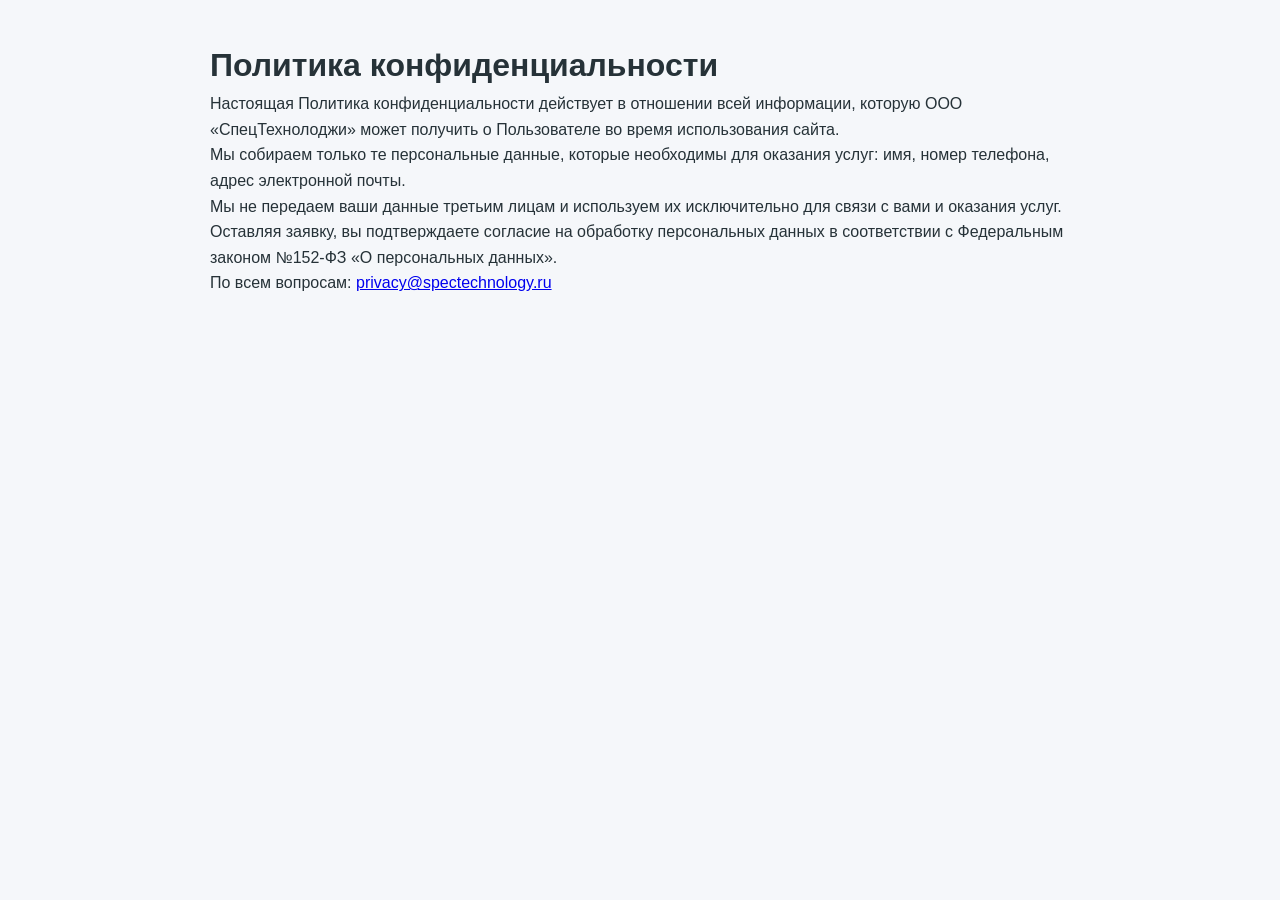
<file: privacy-policy.html>
<!DOCTYPE html>
<html lang="ru">
<head>
    <meta charset="UTF-8">
    <meta name="viewport" content="width=device-width, initial-scale=1.0">
    <title>Политика конфиденциальности | СпецТехнолоджи</title>
    <link rel="stylesheet" href="css/style.css">
</head>
<body>
    <main class="container" style="max-width: 900px; padding: 40px 20px;">
        <h1>Политика конфиденциальности</h1>
        <p>Настоящая Политика конфиденциальности действует в отношении всей информации, которую ООО «СпецТехнолоджи» может получить о Пользователе во время использования сайта.</p>
        <p>Мы собираем только те персональные данные, которые необходимы для оказания услуг: имя, номер телефона, адрес электронной почты.</p>
        <p>Мы не передаем ваши данные третьим лицам и используем их исключительно для связи с вами и оказания услуг.</p>
        <p>Оставляя заявку, вы подтверждаете согласие на обработку персональных данных в соответствии с Федеральным законом №152-ФЗ «О персональных данных».</p>
        <p>По всем вопросам: <a href="mailto:privacy@spectechnology.ru">privacy@spectechnology.ru</a></p>
    </main>
</body>
</html>
</file>
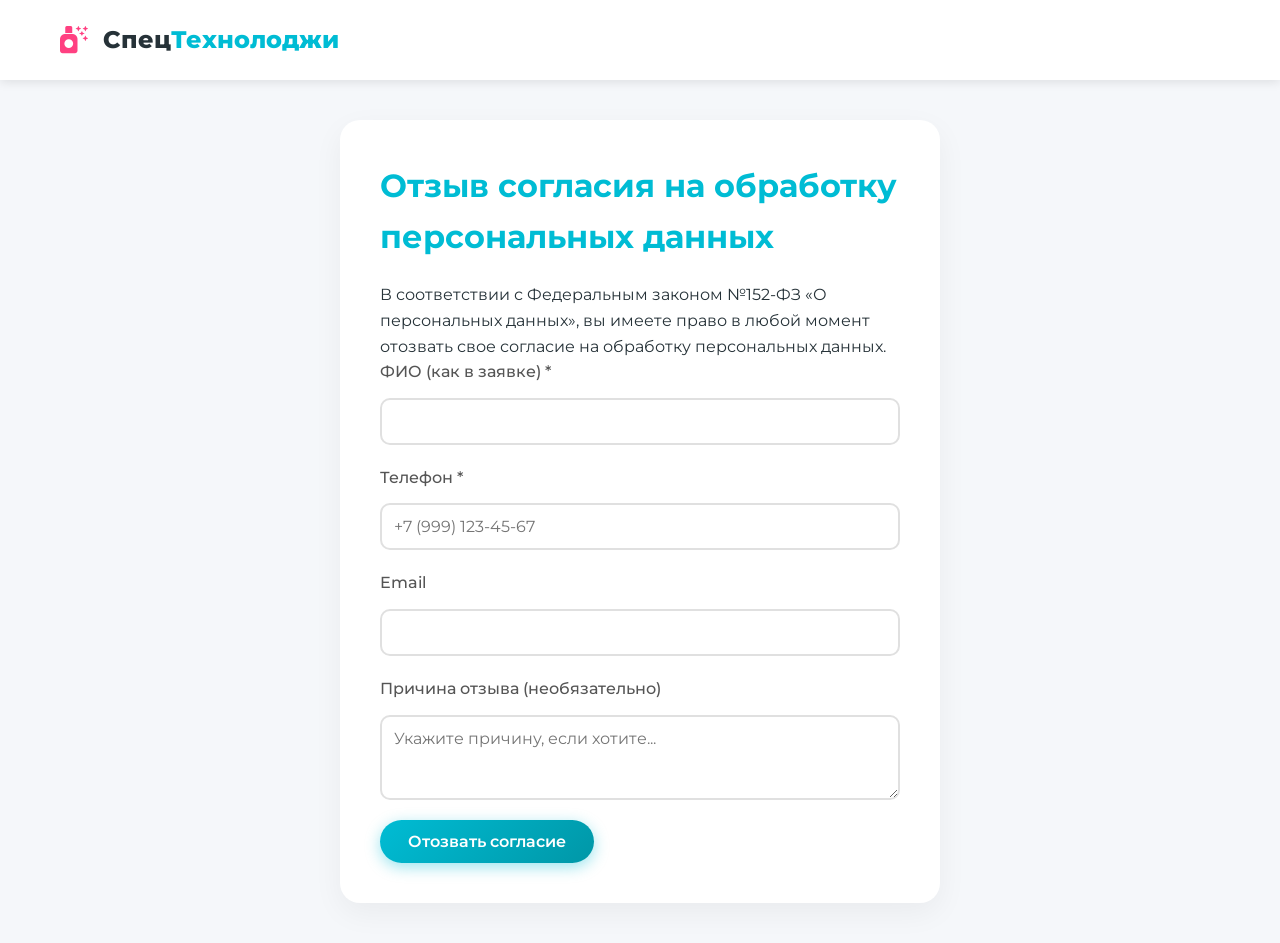
<file: revoke-consent.html>
<!DOCTYPE html>
<html lang="ru">
<head>
    <meta charset="UTF-8">
    <meta name="viewport" content="width=device-width, initial-scale=1.0">
    <title>Отзыв согласия на обработку персональных данных | СпецТехнолоджи</title>
    <link rel="stylesheet" href="css/style.css">
    <link href="https://fonts.googleapis.com/css2?family=Montserrat:wght@400;500;600;700&display=swap" rel="stylesheet">
    <link rel="stylesheet" href="https://cdnjs.cloudflare.com/ajax/libs/font-awesome/6.5.1/css/all.min.css">
    <style>
        .revoke-container {
            max-width: 600px;
            margin: 40px auto;
            padding: 40px;
            background: white;
            border-radius: 20px;
            box-shadow: 0 10px 30px rgba(0,0,0,0.05);
        }
        .revoke-container h1 {
            color: #00BCD4;
            margin-bottom: 20px;
        }
        .form-field {
            margin-bottom: 20px;
        }
        .form-field label {
            display: block;
            margin-bottom: 5px;
            color: #555;
            font-weight: 500;
        }
        .form-field input, .form-field textarea {
            width: 100%;
            padding: 12px;
            border: 2px solid #e0e0e0;
            border-radius: 10px;
            font-size: 16px;
            font-family: 'Montserrat', sans-serif;
        }
        .form-field input:focus, .form-field textarea:focus {
            outline: none;
            border-color: #00BCD4;
        }
        .alert-success {
            background: #E8F5E9;
            color: #2E7D32;
            padding: 15px;
            border-radius: 10px;
            margin-top: 20px;
            display: none;
        }
    </style>
</head>
<body>
    <header class="header">
        <div class="container header-container">
            <a href="index.html" class="logo">
                <i class="fas fa-spray-can-sparkles logo-icon"></i>
                <span>Спец<span class="logo-accent">Технолоджи</span></span>
            </a>
        </div>
    </header>

    <main>
        <div class="container">
            <div class="revoke-container">
                <h1>Отзыв согласия на обработку персональных данных</h1>
                <p>В соответствии с Федеральным законом №152-ФЗ «О персональных данных», вы имеете право в любой момент отозвать свое согласие на обработку персональных данных.</p>
                
                <form id="revoke-form" action="server/revoke_consent.php" method="POST">
                    <input type="hidden" name="csrf_token" id="csrf_token" value="">
                    
                    <div class="form-field">
                        <label for="fullname">ФИО (как в заявке) *</label>
                        <input type="text" id="fullname" name="fullname" required>
                    </div>
                    
                    <div class="form-field">
                        <label for="phone">Телефон *</label>
                        <input type="tel" id="phone" name="phone" placeholder="+7 (999) 123-45-67" required>
                    </div>
                    
                    <div class="form-field">
                        <label for="email">Email</label>
                        <input type="email" id="email" name="email">
                    </div>
                    
                    <div class="form-field">
                        <label for="reason">Причина отзыва (необязательно)</label>
                        <textarea id="reason" name="reason" rows="3" placeholder="Укажите причину, если хотите..."></textarea>
                    </div>
                    
                    <button type="submit" class="btn btn-primary btn-block">Отозвать согласие</button>
                </form>
                
                <div id="success-message" class="alert-success">
                    <i class="fas fa-check-circle"></i> 
                    Ваш запрос на отзыв согласия принят. Данные будут удалены в течение 30 дней.
                </div>
            </div>
        </div>
    </main>

    <script src="js/script.js"></script>
</body>
</html>
</file>
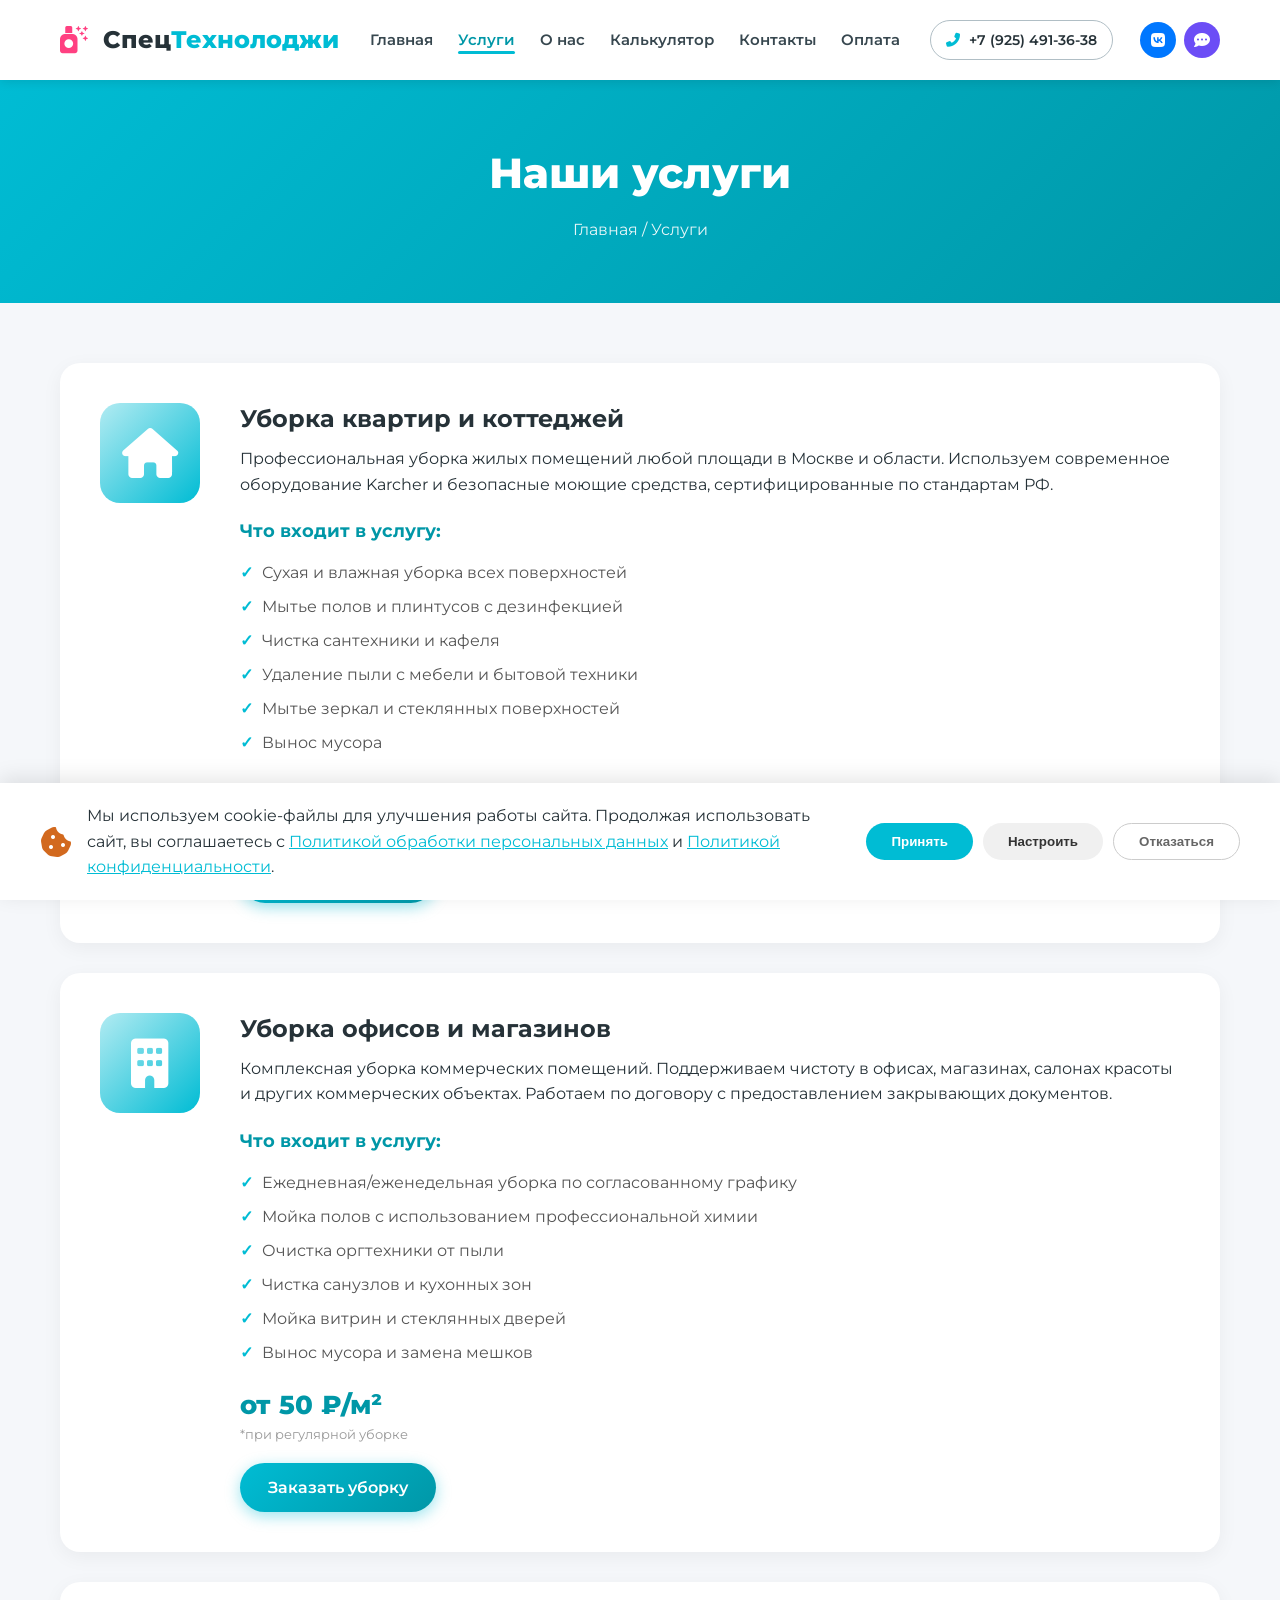
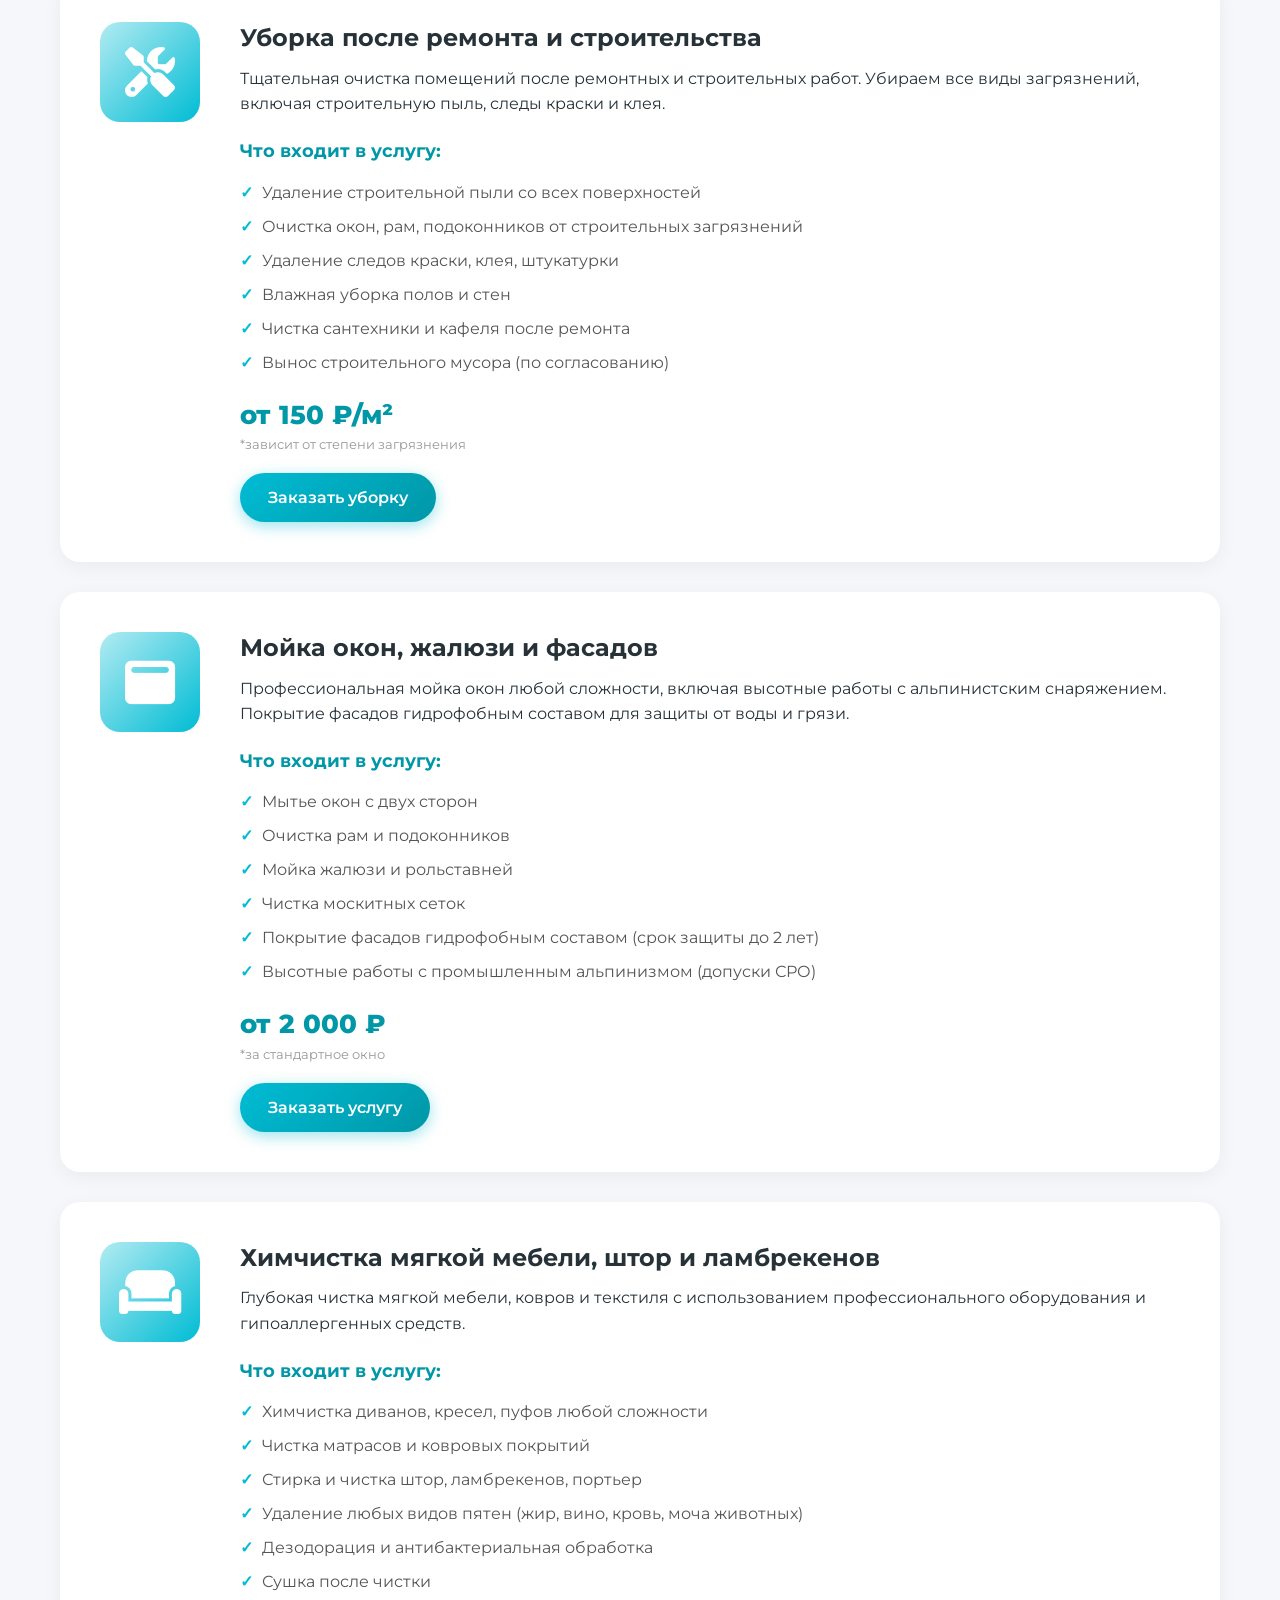
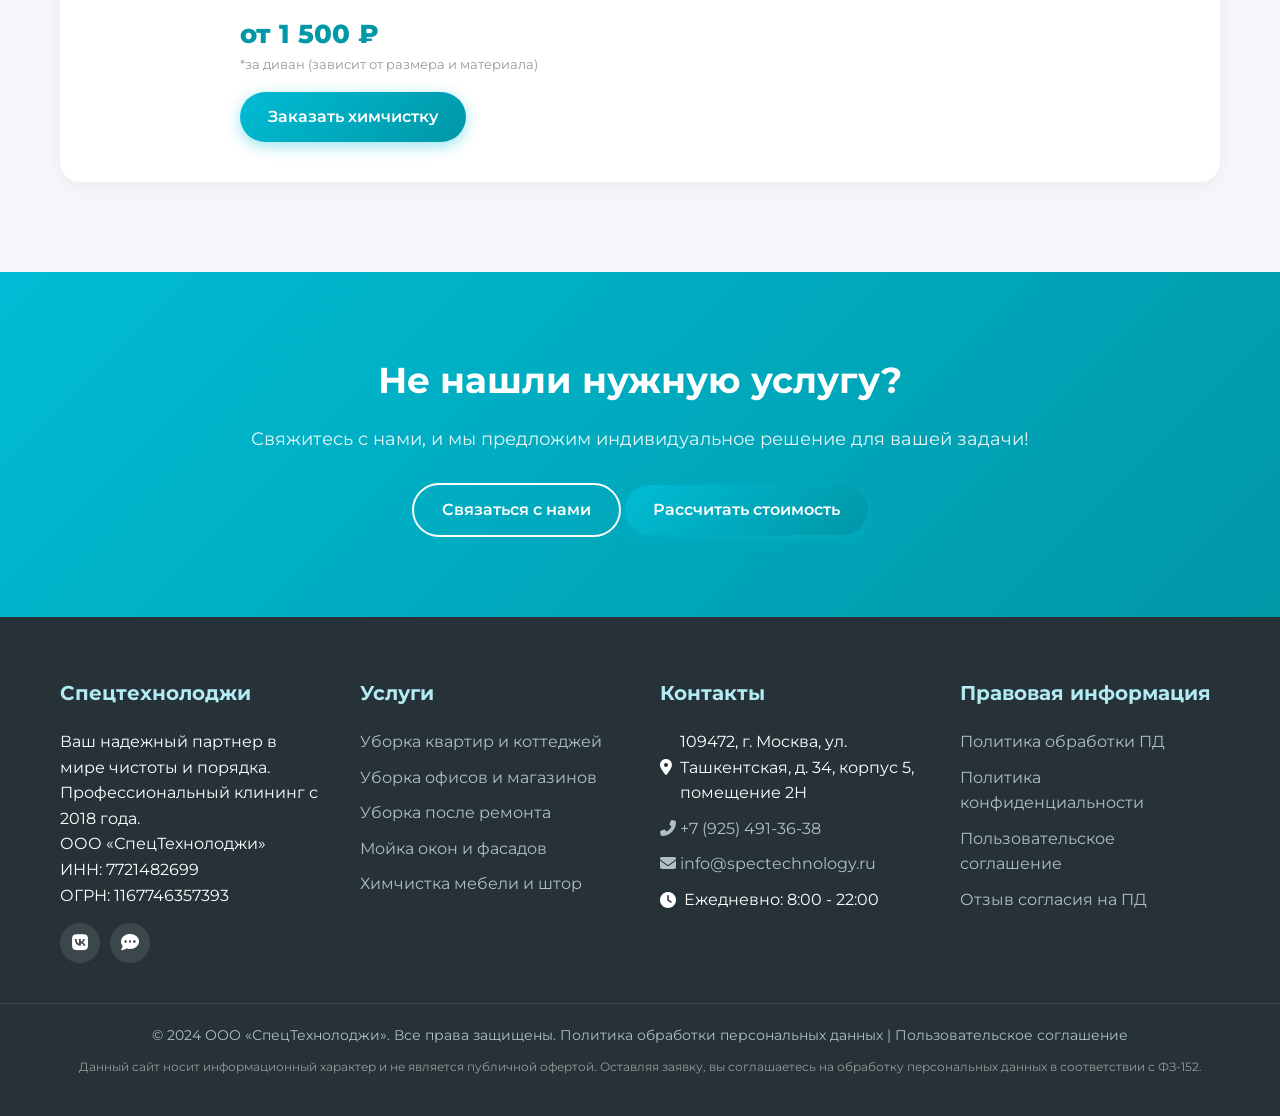
<file: services.html>
<!DOCTYPE html>
<html lang="ru">
<head>
    <meta charset="UTF-8">
    <meta name="viewport" content="width=device-width, initial-scale=1.0, user-scalable=yes">
    <meta name="description" content="Услуги клининговой компании Спецтехнолоджи в Москве: уборка квартир и офисов, химчистка мебели, мойка окон и фасадов, уборка после ремонта. Профессиональный клининг.">
    <meta name="keywords" content="клининг услуги, уборка квартир Москва, химчистка мебели, мойка окон, уборка офисов, клининговая компания">
    <meta name="robots" content="index, follow">
    <link rel="canonical" href="https://spectechnology.ru/services.html">
    <title>Услуги клининга | СпецТехнолоджи - Профессиональная уборка в Москве</title>
    <link rel="stylesheet" href="css/style.css">
    <link href="https://fonts.googleapis.com/css2?family=Montserrat:wght@400;500;600;700;800&display=swap" rel="stylesheet">
    <link rel="stylesheet" href="https://cdnjs.cloudflare.com/ajax/libs/font-awesome/6.5.1/css/all.min.css" integrity="sha512-DTOQO9RWCH3ppGqcWaEA1BIZOC6xxalwEsw9c2QQeAIftl+Vegovlnee1c9QX4TctnWMn13TZye+giMm8e2LwA==" crossorigin="anonymous" referrerpolicy="no-referrer">
</head>
<body>
    <!-- ШАПКА -->
    <header class="header">
        <div class="container header-container">
            <a href="index.html" class="logo" aria-label="На главную">
                <i class="fas fa-spray-can-sparkles logo-icon"></i>
                <span>Спец<span class="logo-accent">Технолоджи</span></span>
            </a>
            <nav class="nav" id="nav-menu" aria-label="Основное меню">
                <ul class="nav-list">
                    <li><a href="index.html" class="nav-link">Главная</a></li>
                    <li><a href="services.html" class="nav-link active" aria-current="page">Услуги</a></li>
                    <li><a href="about.html" class="nav-link">О нас</a></li>
                    <li><a href="calculator.html" class="nav-link">Калькулятор</a></li>
                    <li><a href="contact.html" class="nav-link">Контакты</a></li>
                    <li><a href="payment.html" class="nav-link">Оплата</a></li>
                </ul>

            </nav>
            <div class="header-actions">
                <a href="tel:+79254913638" class="btn btn-phone" aria-label="Позвонить"><i class="fas fa-phone-alt"></i> +7 (925) 491-36-38</a>
                <div class="social-links-header">
                    <a href="https://vk.ru/spectechnology" target="_blank" rel="noopener noreferrer" class="social-icon vk" title="VK">
                        <i class="fab fa-vk"></i>
                    </a>
                    <a href="https://web.max.ru/-78699781150159" target="_blank" rel="noopener noreferrer" class="social-icon max" title="MAX">
                        <i class="fas fa-comment-dots"></i>
                    </a>
                </div>
                <button class="burger-menu" id="burger-btn" aria-label="Открыть меню" aria-expanded="false">
                    <span></span><span></span><span></span>
                </button>
            </div>
        </div>
    </header>
    
    <main>
        <!-- Заголовок страницы -->
        <section class="page-header">
            <div class="container">
                <h1>Наши услуги</h1>
                <nav aria-label="Хлебные крошки">
                    <p class="breadcrumbs"><a href="index.html">Главная</a> / Услуги</p>
                </nav>
            </div>
        </section>

        <!-- Услуги подробно -->
        <section class="services-detailed container">
            <!-- Уборка квартир и коттеджей -->
            <article id="house" class="service-detail-card">
                <div class="service-detail-image">
                    <i class="fas fa-home" aria-hidden="true"></i>
                </div>
                <div class="service-detail-content">
                    <h2>Уборка квартир и коттеджей</h2>
                    <p>Профессиональная уборка жилых помещений любой площади в Москве и области. Используем современное оборудование Karcher и безопасные моющие средства, сертифицированные по стандартам РФ.</p>
                    <h3>Что входит в услугу:</h3>
                    <ul>
                        <li>Сухая и влажная уборка всех поверхностей</li>
                        <li>Мытье полов и плинтусов с дезинфекцией</li>
                        <li>Чистка сантехники и кафеля</li>
                        <li>Удаление пыли с мебели и бытовой техники</li>
                        <li>Мытье зеркал и стеклянных поверхностей</li>
                        <li>Вынос мусора</li>
                    </ul>
                    <div class="service-prices">
                        <span class="price">от 3 500 ₽</span>
                        <span class="price-note">*за однокомнатную квартиру</span>
                    </div>
                    <a href="contact.html#order-form" class="btn btn-primary">Заказать уборку</a>
                </div>
            </article>

            <!-- Уборка офисов и магазинов -->
            <article id="office" class="service-detail-card">
                <div class="service-detail-image">
                    <i class="fas fa-building" aria-hidden="true"></i>
                </div>
                <div class="service-detail-content">
                    <h2>Уборка офисов и магазинов</h2>
                    <p>Комплексная уборка коммерческих помещений. Поддерживаем чистоту в офисах, магазинах, салонах красоты и других коммерческих объектах. Работаем по договору с предоставлением закрывающих документов.</p>
                    <h3>Что входит в услугу:</h3>
                    <ul>
                        <li>Ежедневная/еженедельная уборка по согласованному графику</li>
                        <li>Мойка полов с использованием профессиональной химии</li>
                        <li>Очистка оргтехники от пыли</li>
                        <li>Чистка санузлов и кухонных зон</li>
                        <li>Мойка витрин и стеклянных дверей</li>
                        <li>Вынос мусора и замена мешков</li>
                    </ul>
                    <div class="service-prices">
                        <span class="price">от 50 ₽/м²</span>
                        <span class="price-note">*при регулярной уборке</span>
                    </div>
                    <a href="contact.html#order-form" class="btn btn-primary">Заказать уборку</a>
                </div>
            </article>

            <!-- Уборка после ремонта -->
            <article id="renovation" class="service-detail-card">
                <div class="service-detail-image">
                    <i class="fas fa-tools" aria-hidden="true"></i>
                </div>
                <div class="service-detail-content">
                    <h2>Уборка после ремонта и строительства</h2>
                    <p>Тщательная очистка помещений после ремонтных и строительных работ. Убираем все виды загрязнений, включая строительную пыль, следы краски и клея.</p>
                    <h3>Что входит в услугу:</h3>
                    <ul>
                        <li>Удаление строительной пыли со всех поверхностей</li>
                        <li>Очистка окон, рам, подоконников от строительных загрязнений</li>
                        <li>Удаление следов краски, клея, штукатурки</li>
                        <li>Влажная уборка полов и стен</li>
                        <li>Чистка сантехники и кафеля после ремонта</li>
                        <li>Вынос строительного мусора (по согласованию)</li>
                    </ul>
                    <div class="service-prices">
                        <span class="price">от 150 ₽/м²</span>
                        <span class="price-note">*зависит от степени загрязнения</span>
                    </div>
                    <a href="contact.html#order-form" class="btn btn-primary">Заказать уборку</a>
                </div>
            </article>

            <!-- Мойка окон и фасадов -->
            <article id="windows" class="service-detail-card">
                <div class="service-detail-image">
                    <i class="fas fa-window-maximize" aria-hidden="true"></i>
                </div>
                <div class="service-detail-content">
                    <h2>Мойка окон, жалюзи и фасадов</h2>
                    <p>Профессиональная мойка окон любой сложности, включая высотные работы с альпинистским снаряжением. Покрытие фасадов гидрофобным составом для защиты от воды и грязи.</p>
                    <h3>Что входит в услугу:</h3>
                    <ul>
                        <li>Мытье окон с двух сторон</li>
                        <li>Очистка рам и подоконников</li>
                        <li>Мойка жалюзи и рольставней</li>
                        <li>Чистка москитных сеток</li>
                        <li>Покрытие фасадов гидрофобным составом (срок защиты до 2 лет)</li>
                        <li>Высотные работы с промышленным альпинизмом (допуски СРО)</li>
                    </ul>
                    <div class="service-prices">
                        <span class="price">от 2 000 ₽</span>
                        <span class="price-note">*за стандартное окно</span>
                    </div>
                    <a href="contact.html#order-form" class="btn btn-primary">Заказать услугу</a>
                </div>
            </article>

            <!-- Химчистка мебели -->
            <article id="furniture" class="service-detail-card">
                <div class="service-detail-image">
                    <i class="fas fa-couch" aria-hidden="true"></i>
                </div>
                <div class="service-detail-content">
                    <h2>Химчистка мягкой мебели, штор и ламбрекенов</h2>
                    <p>Глубокая чистка мягкой мебели, ковров и текстиля с использованием профессионального оборудования и гипоаллергенных средств.</p>
                    <h3>Что входит в услугу:</h3>
                    <ul>
                        <li>Химчистка диванов, кресел, пуфов любой сложности</li>
                        <li>Чистка матрасов и ковровых покрытий</li>
                        <li>Стирка и чистка штор, ламбрекенов, портьер</li>
                        <li>Удаление любых видов пятен (жир, вино, кровь, моча животных)</li>
                        <li>Дезодорация и антибактериальная обработка</li>
                        <li>Сушка после чистки</li>
                    </ul>
                    <div class="service-prices">
                        <span class="price">от 1 500 ₽</span>
                        <span class="price-note">*за диван (зависит от размера и материала)</span>
                    </div>
                    <a href="contact.html#order-form" class="btn btn-primary">Заказать химчистку</a>
                </div>
            </article>
        </section>

        <!-- CTA блок -->
        <section class="cta-section">
            <div class="container">
                <h2>Не нашли нужную услугу?</h2>
                <p>Свяжитесь с нами, и мы предложим индивидуальное решение для вашей задачи!</p>
                <div class="cta-buttons">
                    <a href="contact.html" class="btn btn-outline">Связаться с нами</a>
                    <a href="calculator.html" class="btn btn-primary">Рассчитать стоимость</a>
                </div>
            </div>
        </section>
    </main>

    <!-- ПОДВАЛ -->
    <!-- ПОДВАЛ САЙТА -->
    <footer class="footer">
        <div class="container footer-container">
            <div class="footer-col">
                <h4>Спецтехнолоджи</h4>
                <p>Ваш надежный партнер в мире чистоты и порядка. Профессиональный клининг с 2018 года.</p>
                <p>ООО «СпецТехнолоджи»</p>
                <p>ИНН: 7721482699</p>
                <p>ОГРН: 1167746357393</p>
                <div class="footer-socials">
                    <a href="https://vk.ru/spectechnology" target="_blank" rel="noopener noreferrer" title="VK">
                        <i class="fab fa-vk"></i>
                    </a>
                    <a href="https://web.max.ru/-78699781150159" target="_blank" rel="noopener noreferrer" title="MAX">
                        <i class="fas fa-comment-dots"></i>
                    </a>
                </div>
            </div>
            <div class="footer-col">
                <h4>Услуги</h4>
                <ul>
                    <li><a href="services.html#house">Уборка квартир и коттеджей</a></li>
                    <li><a href="services.html#office">Уборка офисов и магазинов</a></li>
                    <li><a href="services.html#renovation">Уборка после ремонта</a></li>
                    <li><a href="services.html#windows">Мойка окон и фасадов</a></li>
                    <li><a href="services.html#furniture">Химчистка мебели и штор</a></li>
                </ul>
            </div>
            <div class="footer-col">
                <h4>Контакты</h4>
                <ul>
                    <li><i class="fas fa-map-marker-alt"></i> 109472, г. Москва, ул. Ташкентская, д. 34, корпус 5, помещение 2Н</li>
                    <li><a href="tel:+79991234567"><i class="fas fa-phone-alt"></i> +7 (925) 491-36-38</a></li>
                    <li><a href="mailto:info@spectechnology.ru"><i class="fas fa-envelope"></i> info@spectechnology.ru</a></li>
                    <li><i class="fas fa-clock"></i> Ежедневно: 8:00 - 22:00</li>
                </ul>
            </div>
            <div class="footer-col">
                <h4>Правовая информация</h4>
                <ul>
                    <li><a href="personal-data-policy.html">Политика обработки ПД</a></li>
                    <li><a href="privacy-policy.html">Политика конфиденциальности</a></li>
                    <li><a href="terms-of-use.html">Пользовательское соглашение</a></li>
                    <li><a href="revoke-consent.html">Отзыв согласия на ПД</a></li>
                </ul>
            </div>
        </div>
        <div class="footer-bottom"> 
            <div class="container">
                <p>&copy; 2024 ООО «СпецТехнолоджи». Все права защищены. 
                <a href="personal-data-policy.html">Политика обработки персональных данных</a> | 
                <a href="terms-of-use.html">Пользовательское соглашение</a></p>
                <p class="footer-disclaimer">
                    Данный сайт носит информационный характер и не является публичной офертой. 
                    Оставляя заявку, вы соглашаетесь на обработку персональных данных в соответствии с ФЗ-152.
                </p>
        </div>
    </footer>

    <div id="privacy-modal" class="modal" role="dialog" aria-hidden="true">
        <div class="modal-content">
            <button class="close-modal" aria-label="Закрыть">&times;</button>
            <h3>Политика обработки персональных данных</h3>
            <p>ООО «СпецТехнолоджи» обрабатывает персональные данные в соответствии с ФЗ-152. Подробнее на странице <a href="personal-data-policy.html">Политики обработки ПД</a>.</p>
        </div>
    </div>

    <div id="age-modal" class="modal">
        <div class="modal-content age-modal-content">
            <h3>Подтверждение возраста</h3>
            <p>Подтвердите, что вам исполнилось 18 лет.</p>
            <button id="age-confirm" class="btn btn-primary">Мне есть 18 лет</button>
            <button id="age-deny" class="btn btn-outline-dark">Мне нет 18 лет</button>
        </div>
    </div>

    <script src="js/script.js"></script>
    <script src="js/cookie-consent.js"></script>
</body>
</html>
</file>
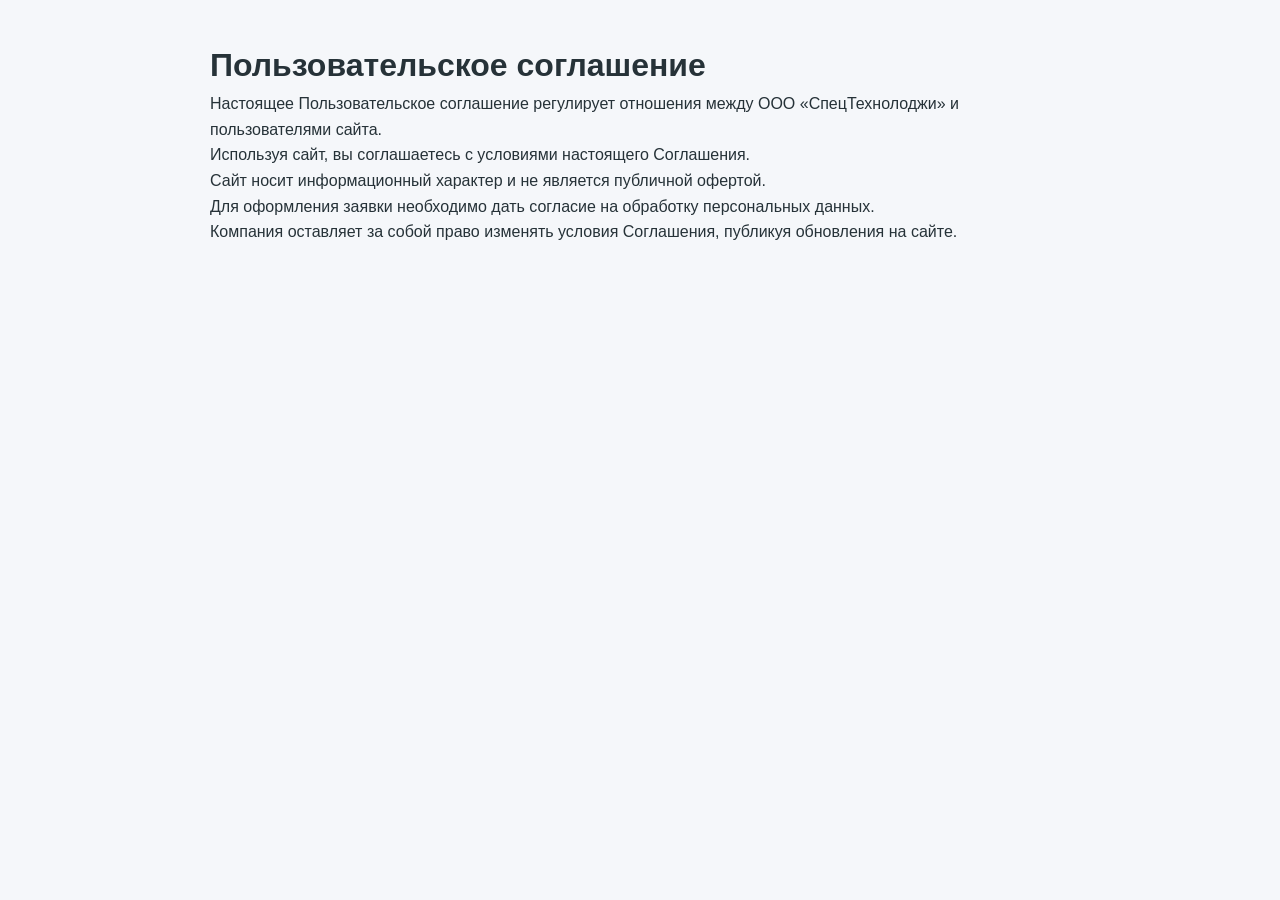
<file: terms-of-use.html>
<!DOCTYPE html>
<html lang="ru">
<head>
    <meta charset="UTF-8">
    <meta name="viewport" content="width=device-width, initial-scale=1.0">
    <title>Пользовательское соглашение | СпецТехнолоджи</title>
    <link rel="stylesheet" href="css/style.css">
</head>
<body>
    <main class="container" style="max-width: 900px; padding: 40px 20px;">
        <h1>Пользовательское соглашение</h1>
        <p>Настоящее Пользовательское соглашение регулирует отношения между ООО «СпецТехнолоджи» и пользователями сайта.</p>
        <p>Используя сайт, вы соглашаетесь с условиями настоящего Соглашения.</p>
        <p>Сайт носит информационный характер и не является публичной офертой.</p>
        <p>Для оформления заявки необходимо дать согласие на обработку персональных данных.</p>
        <p>Компания оставляет за собой право изменять условия Соглашения, публикуя обновления на сайте.</p>
    </main>
</body>
</html>
</file>
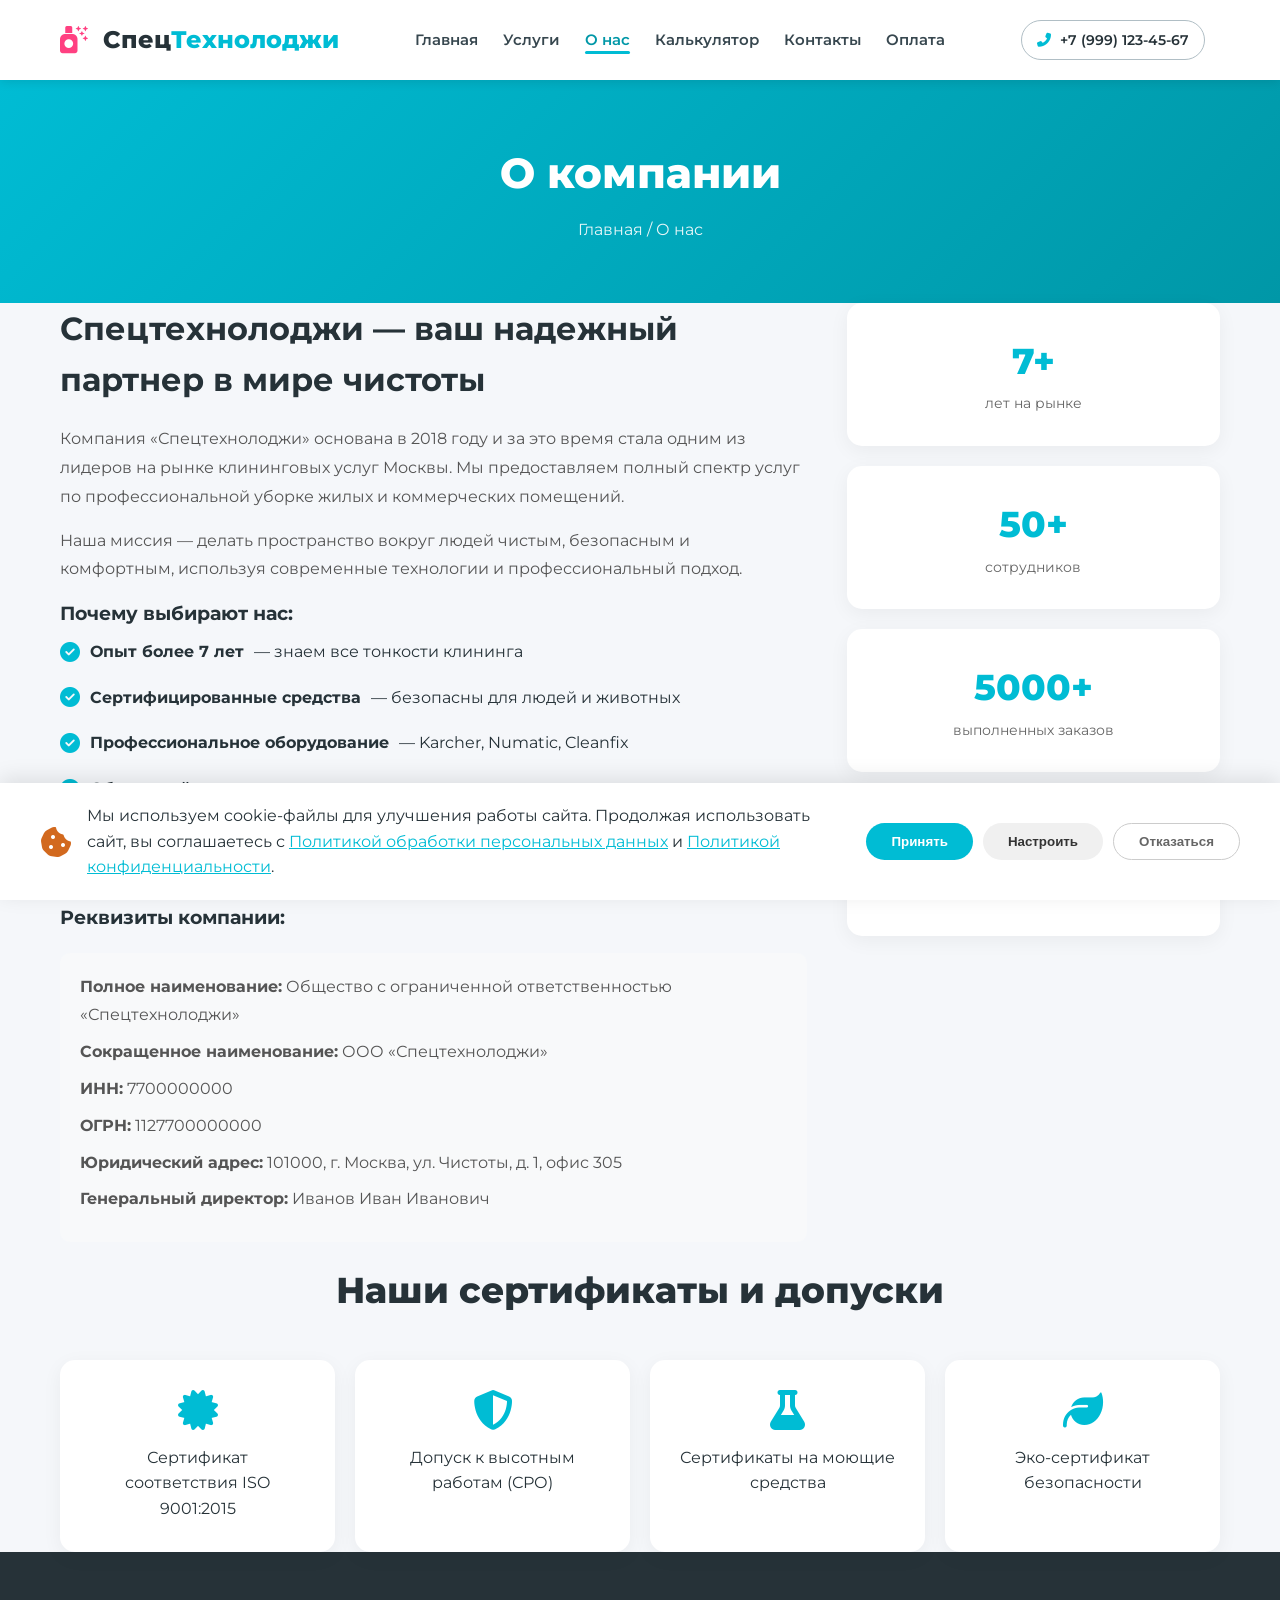
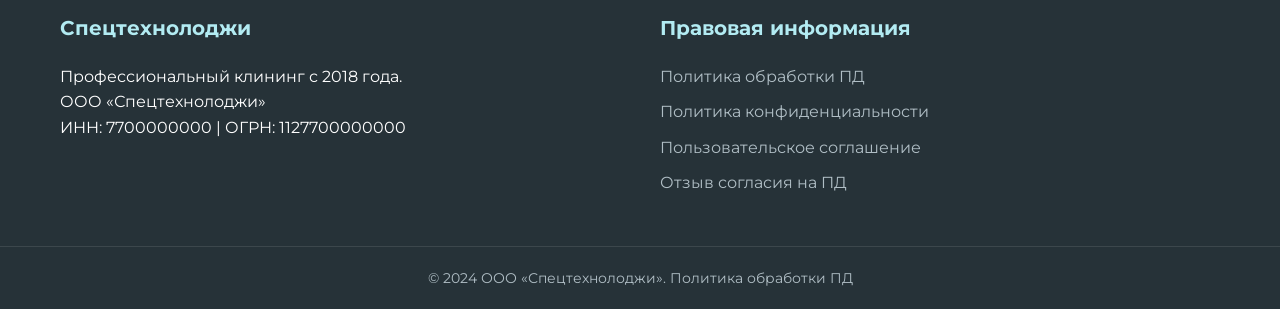
<file: qlian/about.html>
<!DOCTYPE html>
<html lang="ru">
<head>
    <meta charset="UTF-8">
    <meta name="viewport" content="width=device-width, initial-scale=1.0, user-scalable=yes">
    <meta name="description" content="О компании Спецтехнолоджи - профессиональная клининговая компания в Москве с опытом более 7 лет. Узнайте о наших преимуществах, команде, сертификатах и лицензиях.">
    <meta name="keywords" content="о компании клининг, Спецтехнолоджи, клининговая компания Москва, отзывы клининг">
    <meta name="robots" content="index, follow">
    <link rel="canonical" href="https://spectechnology.ru/about.html">
    <title>О компании | Спецтехнолоджи - Клининговая компания в Москве</title>
    <link rel="stylesheet" href="css/style.css">
    <link href="https://fonts.googleapis.com/css2?family=Montserrat:wght@400;500;600;700;800&display=swap" rel="stylesheet">
    <link rel="stylesheet" href="https://cdnjs.cloudflare.com/ajax/libs/font-awesome/6.5.1/css/all.min.css" integrity="sha512-DTOQO9RWCH3ppGqcWaEA1BIZOC6xxalwEsw9c2QQeAIftl+Vegovlnee1c9QX4TctnWMn13TZye+giMm8e2LwA==" crossorigin="anonymous" referrerpolicy="no-referrer">
</head>
<body>
    <header class="header">
        <div class="container header-container">
            <a href="index.html" class="logo" aria-label="На главную">
                <i class="fas fa-spray-can-sparkles logo-icon"></i>
                <span>Спец<span class="logo-accent">Технолоджи</span></span>
            </a>
            <nav class="nav" id="nav-menu" aria-label="Основное меню">
                <ul class="nav-list">
                    <li><a href="index.html" class="nav-link">Главная</a></li>
                    <li><a href="services.html" class="nav-link">Услуги</a></li>
                    <li><a href="about.html" class="nav-link active" aria-current="page">О нас</a></li>
                    <li><a href="calculator.html" class="nav-link">Калькулятор</a></li>
                    <li><a href="contact.html" class="nav-link">Контакты</a></li>
                    <li><a href="payment.html" class="nav-link">Оплата</a></li>
                </ul>
                <div class="nav-contact-mobile">
                    <a href="tel:+79991234567" class="btn btn-call-mobile"><i class="fas fa-phone-alt"></i> Позвонить</a>
                    <a href="https://wa.me/79991234567" class="btn btn-wa-mobile" target="_blank" rel="noopener noreferrer"><i class="fab fa-whatsapp"></i> WhatsApp</a>
                    <a href="https://t.me/SpecTechnologyBot" class="btn btn-tg-mobile" target="_blank" rel="noopener noreferrer"><i class="fab fa-telegram-plane"></i> Telegram</a>
                </div>
            </nav>
            <div class="header-actions">
                <a href="tel:+79991234567" class="btn btn-phone"><i class="fas fa-phone-alt"></i> +7 (999) 123-45-67</a>
                <button class="burger-menu" id="burger-btn" aria-label="Открыть меню" aria-expanded="false">
                    <span></span><span></span><span></span>
                </button>
            </div>
        </div>
    </header>

    <main>
        <section class="page-header">
            <div class="container">
                <h1>О компании</h1>
                <nav aria-label="Хлебные крошки">
                    <p class="breadcrumbs"><a href="index.html">Главная</a> / О нас</p>
                </nav>
            </div>
        </section>

        <section class="about-content container">
            <div class="about-grid">
                <div class="about-text">
                    <h2>Спецтехнолоджи — ваш надежный партнер в мире чистоты</h2>
                    <p>Компания «Спецтехнолоджи» основана в 2018 году и за это время стала одним из лидеров на рынке клининговых услуг Москвы. Мы предоставляем полный спектр услуг по профессиональной уборке жилых и коммерческих помещений.</p>
                    <p>Наша миссия — делать пространство вокруг людей чистым, безопасным и комфортным, используя современные технологии и профессиональный подход.</p>
                    
                    <h3>Почему выбирают нас:</h3>
                    <ul class="about-list">
                        <li><i class="fas fa-check-circle"></i> <strong>Опыт более 7 лет</strong> — знаем все тонкости клининга</li>
                        <li><i class="fas fa-check-circle"></i> <strong>Сертифицированные средства</strong> — безопасны для людей и животных</li>
                        <li><i class="fas fa-check-circle"></i> <strong>Профессиональное оборудование</strong> — Karcher, Numatic, Cleanfix</li>
                        <li><i class="fas fa-check-circle"></i> <strong>Обученный персонал</strong> — все сотрудники проходят стажировку</li>
                        <li><i class="fas fa-check-circle"></i> <strong>Страхование ответственности</strong> — ваше имущество защищено</li>
                        <li><i class="fas fa-check-circle"></i> <strong>Гибкие цены</strong> — система скидок для постоянных клиентов</li>
                    </ul>
                    
                    <h3>Реквизиты компании:</h3>
                    <div class="company-details">
                        <p><strong>Полное наименование:</strong> Общество с ограниченной ответственностью «Спецтехнолоджи»</p>
                        <p><strong>Сокращенное наименование:</strong> ООО «Спецтехнолоджи»</p>
                        <p><strong>ИНН:</strong> 7700000000</p>
                        <p><strong>ОГРН:</strong> 1127700000000</p>
                        <p><strong>Юридический адрес:</strong> 101000, г. Москва, ул. Чистоты, д. 1, офис 305</p>
                        <p><strong>Генеральный директор:</strong> Иванов Иван Иванович</p>
                    </div>
                </div>
                <div class="about-stats">
                    <div class="stat-card">
                        <span class="stat-big">7+</span>
                        <span class="stat-text">лет на рынке</span>
                    </div>
                    <div class="stat-card">
                        <span class="stat-big">50+</span>
                        <span class="stat-text">сотрудников</span>
                    </div>
                    <div class="stat-card">
                        <span class="stat-big">5000+</span>
                        <span class="stat-text">выполненных заказов</span>
                    </div>
                    <div class="stat-card">
                        <span class="stat-big">98%</span>
                        <span class="stat-text">довольных клиентов</span>
                    </div>
                </div>
            </div>
        </section>

        <section class="certificates container">
            <h2 class="section-title">Наши сертификаты и допуски</h2>
            <div class="certs-grid">
                <div class="cert-card">
                    <i class="fas fa-certificate"></i>
                    <p>Сертификат соответствия ISO 9001:2015</p>
                </div>
                <div class="cert-card">
                    <i class="fas fa-shield-alt"></i>
                    <p>Допуск к высотным работам (СРО)</p>
                </div>
                <div class="cert-card">
                    <i class="fas fa-flask"></i>
                    <p>Сертификаты на моющие средства</p>
                </div>
                <div class="cert-card">
                    <i class="fas fa-leaf"></i>
                    <p>Эко-сертификат безопасности</p>
                </div>
            </div>
        </section>
    </main>

    <footer class="footer">
        <div class="container footer-container">
            <div class="footer-col">
                <h4>Спецтехнолоджи</h4>
                <p>Профессиональный клининг с 2018 года.</p>
                <p>ООО «Спецтехнолоджи»</p>
                <p>ИНН: 7700000000 | ОГРН: 1127700000000</p>
            </div>
            <div class="footer-col">
                <h4>Правовая информация</h4>
                <ul>
                    <li><a href="personal-data-policy.html">Политика обработки ПД</a></li>
                    <li><a href="privacy-policy.html">Политика конфиденциальности</a></li>
                    <li><a href="terms-of-use.html">Пользовательское соглашение</a></li>
                    <li><a href="revoke-consent.html">Отзыв согласия на ПД</a></li>
                </ul>
            </div>
        </div>
        <div class="footer-bottom">
            <div class="container">
                <p>&copy; 2024 ООО «Спецтехнолоджи». <a href="personal-data-policy.html">Политика обработки ПД</a></p>
            </div>
        </div>
    </footer>

    <script src="js/script.js"></script>
    <script src="js/cookie-consent.js"></script>
</body>
</html>
</file>
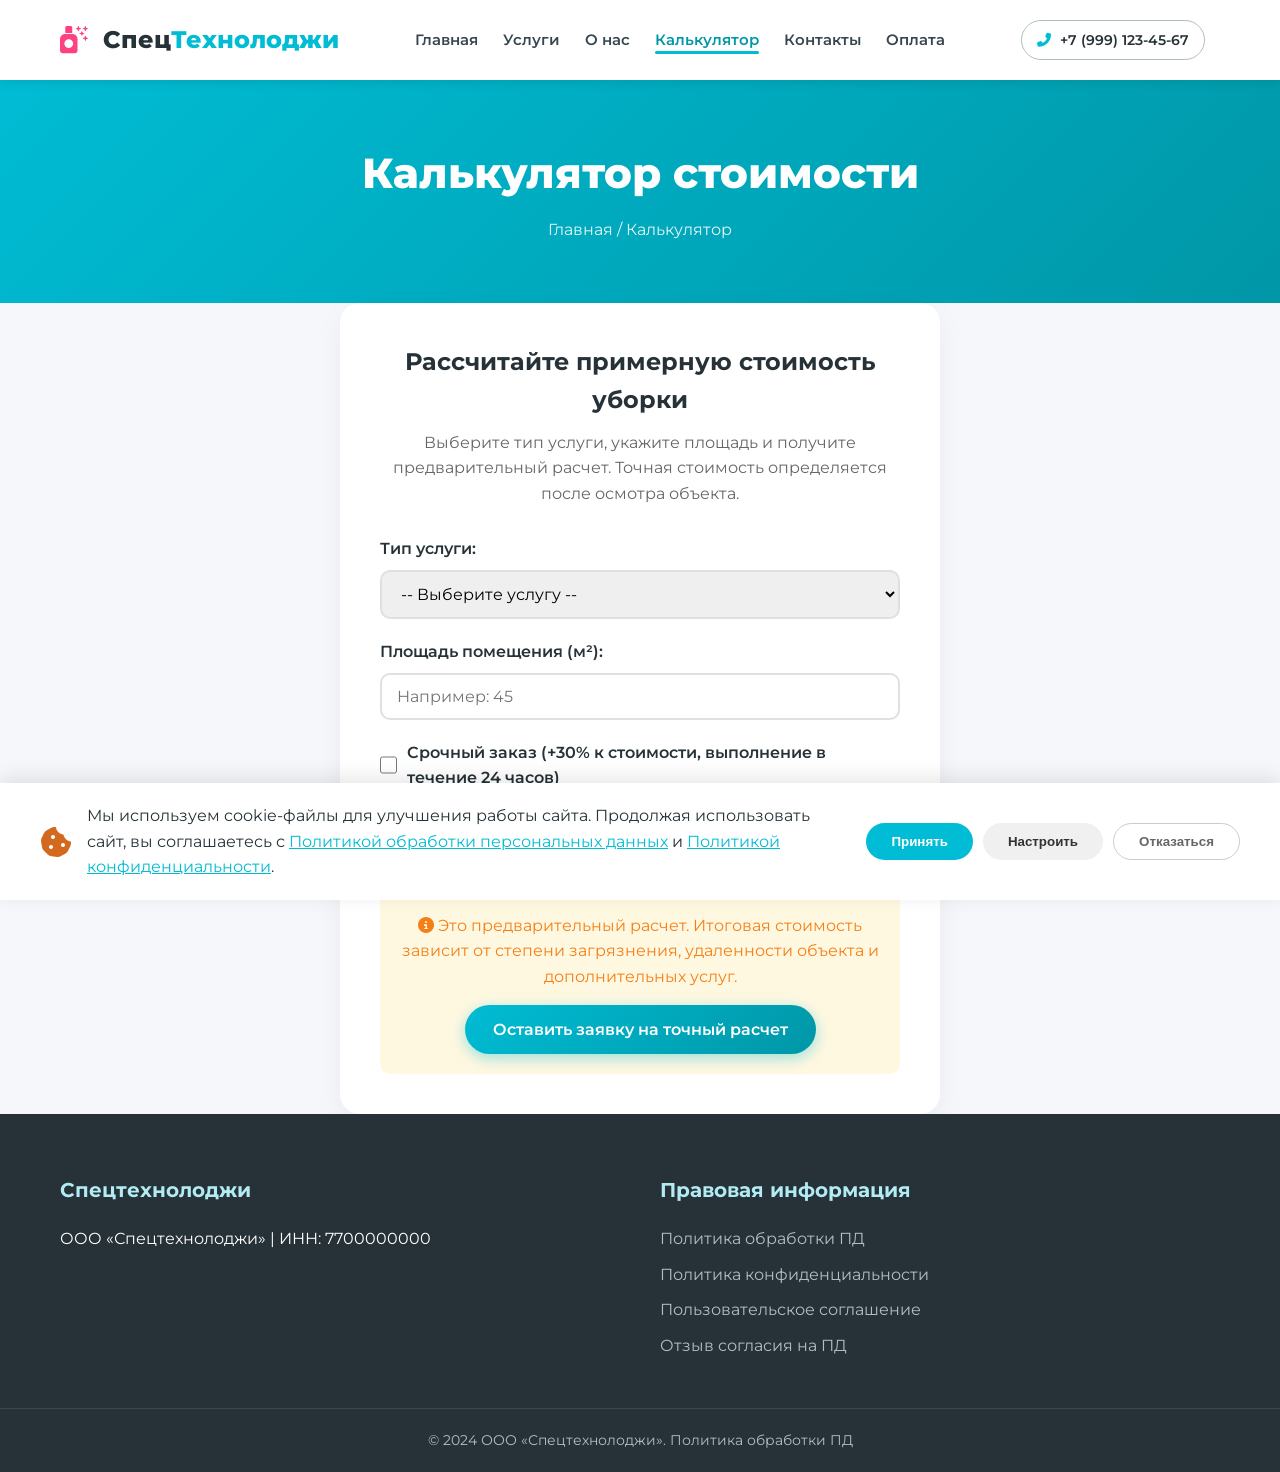
<file: qlian/calculator.html>
<!DOCTYPE html>
<html lang="ru">
<head>
    <meta charset="UTF-8">
    <meta name="viewport" content="width=device-width, initial-scale=1.0, user-scalable=yes">
    <meta name="description" content="Рассчитайте стоимость клининговых услуг онлайн. Калькулятор цен на уборку квартир, офисов, химчистку мебели от компании Спецтехнолоджи в Москве.">
    <meta name="robots" content="index, follow">
    <link rel="canonical" href="https://spectechnology.ru/calculator.html">
    <title>Калькулятор стоимости клининга | Спецтехнолоджи</title>
    <link rel="stylesheet" href="css/style.css">
    <link href="https://fonts.googleapis.com/css2?family=Montserrat:wght@400;500;600;700;800&display=swap" rel="stylesheet">
    <link rel="stylesheet" href="https://cdnjs.cloudflare.com/ajax/libs/font-awesome/6.5.1/css/all.min.css" integrity="sha512-DTOQO9RWCH3ppGqcWaEA1BIZOC6xxalwEsw9c2QQeAIftl+Vegovlnee1c9QX4TctnWMn13TZye+giMm8e2LwA==" crossorigin="anonymous" referrerpolicy="no-referrer">
</head>
<body>
    <header class="header">
        <div class="container header-container">
            <a href="index.html" class="logo" aria-label="На главную">
                <i class="fas fa-spray-can-sparkles logo-icon"></i>
                <span>Спец<span class="logo-accent">Технолоджи</span></span>
            </a>
            <nav class="nav" id="nav-menu" aria-label="Основное меню">
                <ul class="nav-list">
                    <li><a href="index.html" class="nav-link">Главная</a></li>
                    <li><a href="services.html" class="nav-link">Услуги</a></li>
                    <li><a href="about.html" class="nav-link">О нас</a></li>
                    <li><a href="calculator.html" class="nav-link active" aria-current="page">Калькулятор</a></li>
                    <li><a href="contact.html" class="nav-link">Контакты</a></li>
                    <li><a href="payment.html" class="nav-link">Оплата</a></li>
                </ul>
            </nav>
            <div class="header-actions">
                <a href="tel:+79991234567" class="btn btn-phone"><i class="fas fa-phone-alt"></i> +7 (999) 123-45-67</a>
                <button class="burger-menu" id="burger-btn" aria-label="Открыть меню">
                    <span></span><span></span><span></span>
                </button>
            </div>
        </div>
    </header>

    <main>
        <section class="page-header">
            <div class="container">
                <h1>Калькулятор стоимости</h1>
                <p class="breadcrumbs"><a href="index.html">Главная</a> / Калькулятор</p>
            </div>
        </section>

        <section class="calculator-section container">
            <div class="calculator-wrapper">
                <h2>Рассчитайте примерную стоимость уборки</h2>
                <p>Выберите тип услуги, укажите площадь и получите предварительный расчет. Точная стоимость определяется после осмотра объекта.</p>
                
                <form id="calculator-form" class="calculator-form" novalidate>
                    <input type="hidden" name="csrf_token" id="csrf_token_calc" value="">
                    
                    <div class="calc-field">
                        <label for="service-type">Тип услуги:</label>
                        <select id="service-type" required>
                            <option value="">-- Выберите услугу --</option>
                            <option value="flat">Уборка квартиры (от 80 ₽/м²)</option>
                            <option value="house">Уборка коттеджа (от 90 ₽/м²)</option>
                            <option value="office">Уборка офиса/магазина (от 70 ₽/м²)</option>
                            <option value="renovation">Уборка после ремонта (от 150 ₽/м²)</option>
                            <option value="windows">Мойка окон и фасадов (от 100 ₽/м²)</option>
                            <option value="furniture">Химчистка мебели (от 250 ₽/место)</option>
                        </select>
                    </div>

                    <div class="calc-field">
                        <label for="area">Площадь помещения (м²):</label>
                        <input type="number" id="area" placeholder="Например: 45" min="10" max="10000" required>
                    </div>

                    <div class="calc-field checkbox-field">
                        <input type="checkbox" id="urgent">
                        <label for="urgent">Срочный заказ (+30% к стоимости, выполнение в течение 24 часов)</label>
                    </div>

                    <button type="submit" class="btn btn-primary btn-large">Рассчитать стоимость</button>
                </form>

                <div id="calc-result" class="calc-result" style="display: none;" role="alert"></div>
                
                <div class="calc-note">
                    <p><i class="fas fa-info-circle"></i> Это предварительный расчет. Итоговая стоимость зависит от степени загрязнения, удаленности объекта и дополнительных услуг.</p>
                    <a href="contact.html#order-form" class="btn btn-primary">Оставить заявку на точный расчет</a>
                </div>
            </div>
        </section>
    </main>

    <footer class="footer">
        <div class="container footer-container">
            <div class="footer-col">
                <h4>Спецтехнолоджи</h4>
                <p>ООО «Спецтехнолоджи» | ИНН: 7700000000</p>
            </div>
            <div class="footer-col">
                <h4>Правовая информация</h4>
                <ul>
                    <li><a href="personal-data-policy.html">Политика обработки ПД</a></li>
                    <li><a href="privacy-policy.html">Политика конфиденциальности</a></li>
                    <li><a href="terms-of-use.html">Пользовательское соглашение</a></li>
                    <li><a href="revoke-consent.html">Отзыв согласия на ПД</a></li>
                </ul>
            </div>
        </div>
        <div class="footer-bottom">
            <div class="container">
                <p>&copy; 2024 ООО «Спецтехнолоджи». <a href="personal-data-policy.html">Политика обработки ПД</a></p>
            </div>
        </div>
    </footer>

    <script src="js/script.js"></script>
    <script src="js/cookie-consent.js"></script>
</body>
</html>
</file>
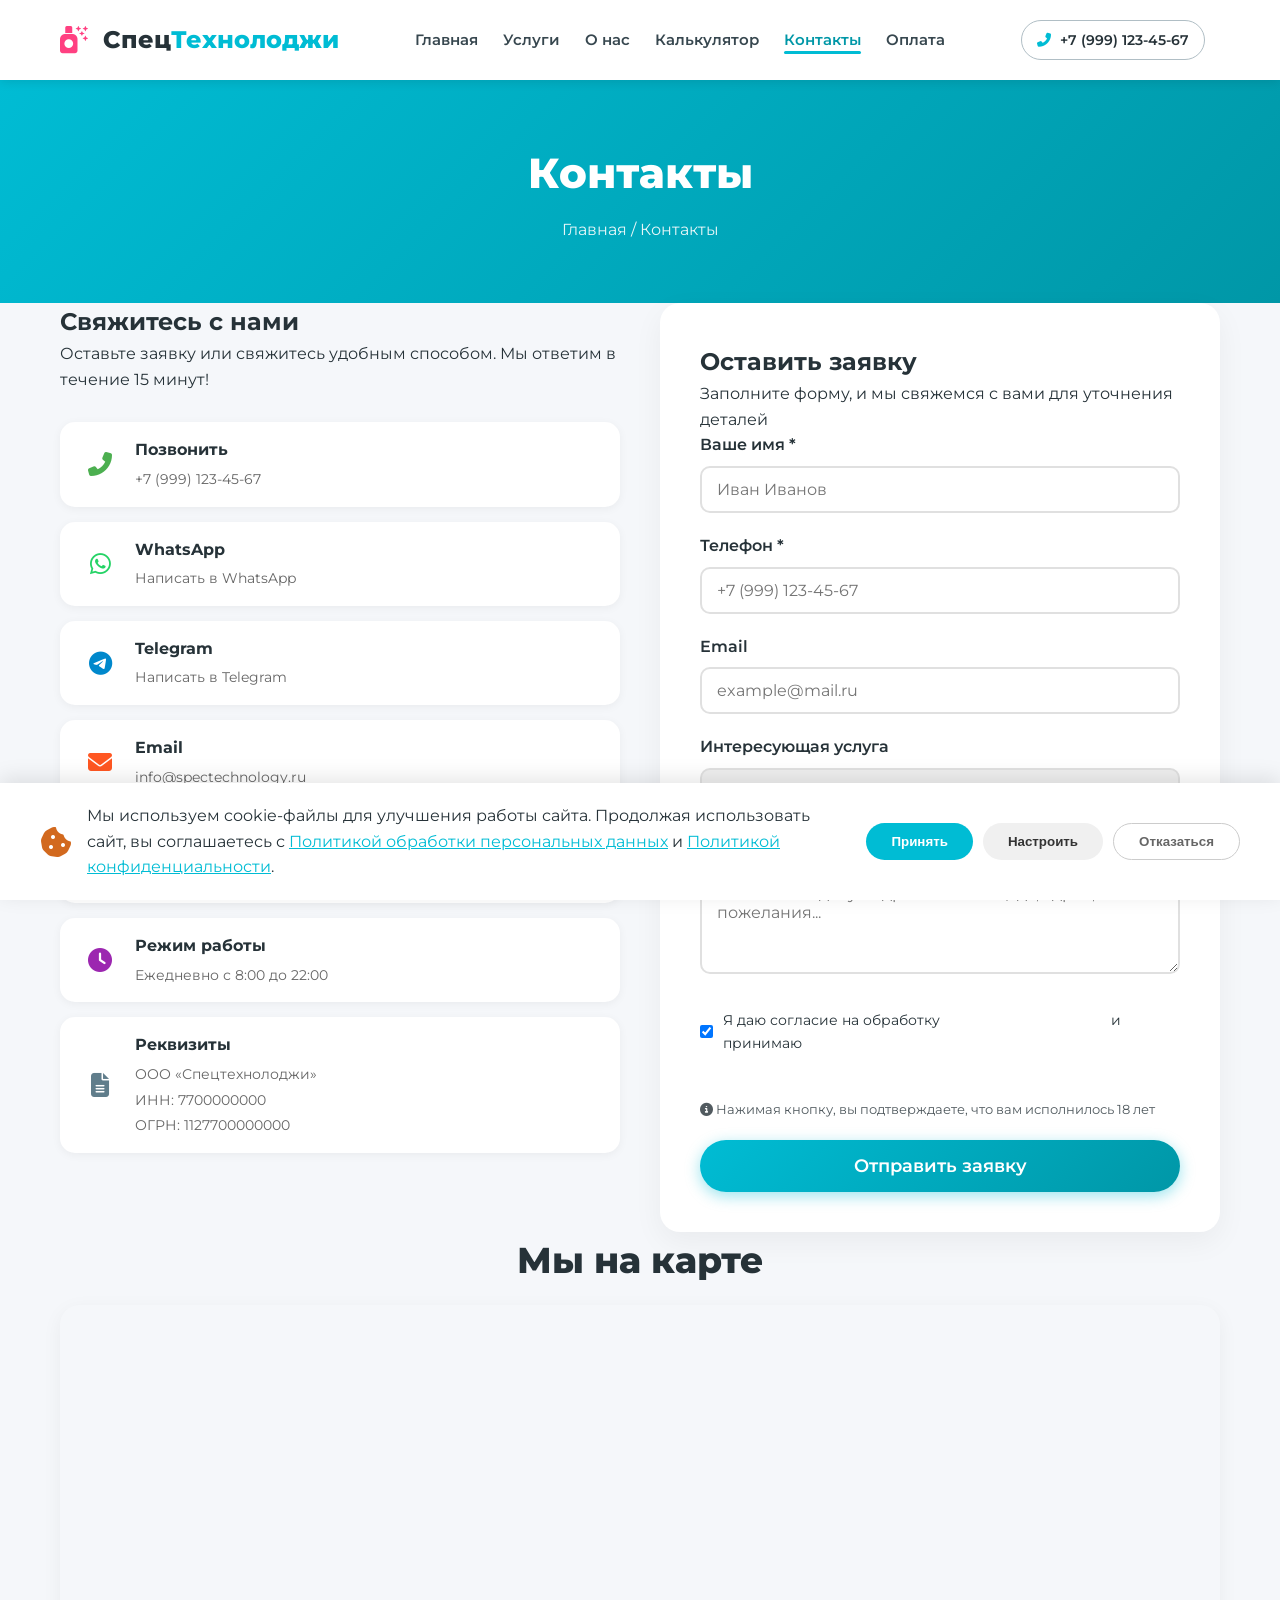
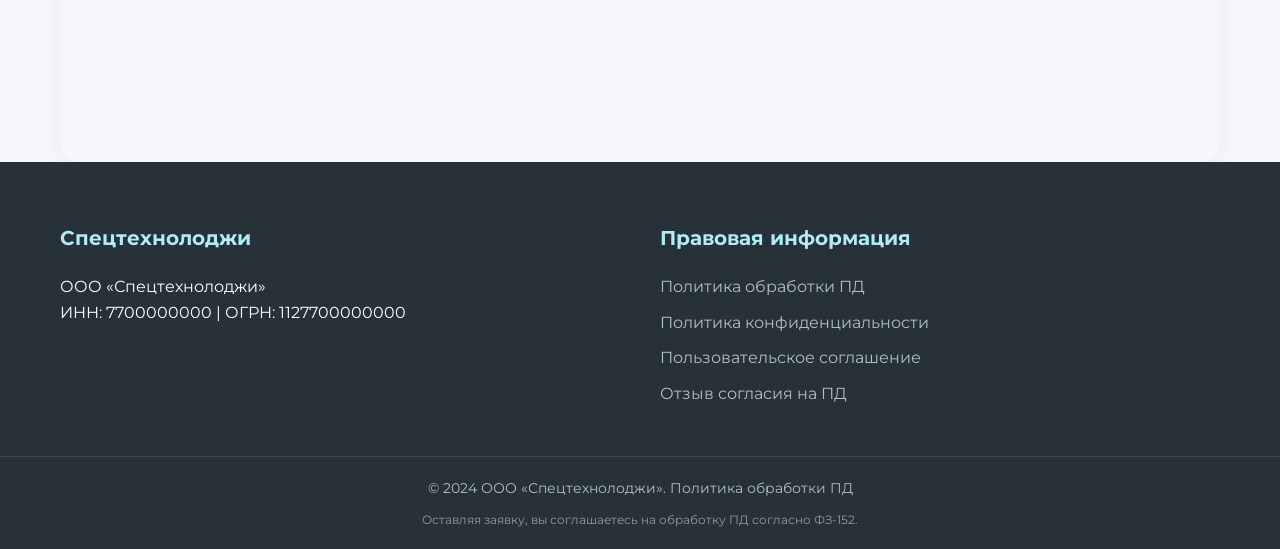
<file: qlian/contact.html>
<!DOCTYPE html>
<html lang="ru">
<head>
    <meta charset="UTF-8">
    <meta name="viewport" content="width=device-width, initial-scale=1.0, user-scalable=yes">
    <meta name="description" content="Контакты клининговой компании Спецтехнолоджи в Москве. Телефон, WhatsApp, Telegram, адрес офиса. Оставьте заявку на уборку прямо сейчас!">
    <meta name="robots" content="index, follow">
    <link rel="canonical" href="https://spectechnology.ru/contact.html">
    <title>Контакты | Спецтехнолоджи - Клининговая компания в Москве</title>
    <link rel="stylesheet" href="css/style.css">
    <link href="https://fonts.googleapis.com/css2?family=Montserrat:wght@400;500;600;700;800&display=swap" rel="stylesheet">
    <link rel="stylesheet" href="https://cdnjs.cloudflare.com/ajax/libs/font-awesome/6.5.1/css/all.min.css" integrity="sha512-DTOQO9RWCH3ppGqcWaEA1BIZOC6xxalwEsw9c2QQeAIftl+Vegovlnee1c9QX4TctnWMn13TZye+giMm8e2LwA==" crossorigin="anonymous" referrerpolicy="no-referrer">
</head>
<body>
    <header class="header">
        <div class="container header-container">
            <a href="index.html" class="logo" aria-label="На главную">
                <i class="fas fa-spray-can-sparkles logo-icon"></i>
                <span>Спец<span class="logo-accent">Технолоджи</span></span>
            </a>
            <nav class="nav" id="nav-menu" aria-label="Основное меню">
                <ul class="nav-list">
                    <li><a href="index.html" class="nav-link">Главная</a></li>
                    <li><a href="services.html" class="nav-link">Услуги</a></li>
                    <li><a href="about.html" class="nav-link">О нас</a></li>
                    <li><a href="calculator.html" class="nav-link">Калькулятор</a></li>
                    <li><a href="contact.html" class="nav-link active" aria-current="page">Контакты</a></li>
                    <li><a href="payment.html" class="nav-link">Оплата</a></li>
                </ul>
            </nav>
            <div class="header-actions">
                <a href="tel:+79991234567" class="btn btn-phone"><i class="fas fa-phone-alt"></i> +7 (999) 123-45-67</a>
                <button class="burger-menu" id="burger-btn" aria-label="Открыть меню">
                    <span></span><span></span><span></span>
                </button>
            </div>
        </div>
    </header>

    <main>
        <section class="page-header">
            <div class="container">
                <h1>Контакты</h1>
                <p class="breadcrumbs"><a href="index.html">Главная</a> / Контакты</p>
            </div>
        </section>

        <section class="contact-content container">
            <div class="contact-grid">
                <div class="contact-info">
                    <h2>Свяжитесь с нами</h2>
                    <p>Оставьте заявку или свяжитесь удобным способом. Мы ответим в течение 15 минут!</p>
                    
                    <div class="contact-methods">
                        <a href="tel:+79991234567" class="contact-method phone-method">
                            <i class="fas fa-phone-alt"></i>
                            <div>
                                <strong>Позвонить</strong>
                                <span>+7 (999) 123-45-67</span>
                            </div>
                        </a>
                        
                        <a href="https://wa.me/79991234567" target="_blank" rel="noopener noreferrer" class="contact-method wa-method">
                            <i class="fab fa-whatsapp"></i>
                            <div>
                                <strong>WhatsApp</strong>
                                <span>Написать в WhatsApp</span>
                            </div>
                        </a>
                        
                        <a href="https://t.me/SpecTechnologyBot" target="_blank" rel="noopener noreferrer" class="contact-method tg-method">
                            <i class="fab fa-telegram-plane"></i>
                            <div>
                                <strong>Telegram</strong>
                                <span>Написать в Telegram</span>
                            </div>
                        </a>
                        
                        <a href="mailto:info@spectechnology.ru" class="contact-method email-method">
                            <i class="fas fa-envelope"></i>
                            <div>
                                <strong>Email</strong>
                                <span>info@spectechnology.ru</span>
                            </div>
                        </a>

                        <div class="contact-method address-method">
                            <i class="fas fa-map-marker-alt"></i>
                            <div>
                                <strong>Адрес офиса</strong>
                                <span>101000, г. Москва, ул. Чистоты, д. 1, офис 305</span>
                            </div>
                        </div>

                        <div class="contact-method time-method">
                            <i class="fas fa-clock"></i>
                            <div>
                                <strong>Режим работы</strong>
                                <span>Ежедневно с 8:00 до 22:00</span>
                            </div>
                        </div>

                        <div class="contact-method requisites-method">
                            <i class="fas fa-file-alt"></i>
                            <div>
                                <strong>Реквизиты</strong>
                                <span>ООО «Спецтехнолоджи»<br>ИНН: 7700000000<br>ОГРН: 1127700000000</span>
                            </div>
                        </div>
                    </div>
                </div>

                <div class="contact-form-wrapper" id="order-form">
                    <h2>Оставить заявку</h2>
                    <p>Заполните форму, и мы свяжемся с вами для уточнения деталей</p>
                    
                    <form id="contact-form" class="contact-form" action="server/submit_form.php" method="POST" novalidate>
                        <input type="hidden" name="csrf_token" id="csrf_token_contact" value="">
                        <input type="hidden" name="form_type" value="Заявка со страницы контактов">
                        
                        <div class="form-field">
                            <label for="contact-name">Ваше имя *</label>
                            <input type="text" id="contact-name" name="name" placeholder="Иван Иванов" required minlength="2" maxlength="100" autocomplete="name">
                        </div>
                        
                        <div class="form-field">
                            <label for="contact-phone">Телефон *</label>
                            <input type="tel" id="contact-phone" name="phone" placeholder="+7 (999) 123-45-67" required autocomplete="tel">
                        </div>
                        
                        <div class="form-field">
                            <label for="contact-email">Email</label>
                            <input type="email" id="contact-email" name="email" placeholder="example@mail.ru" autocomplete="email">
                        </div>
                        
                        <div class="form-field">
                            <label for="contact-service">Интересующая услуга</label>
                            <select id="contact-service" name="service">
                                <option value="">Выберите услугу</option>
                                <option value="Уборка квартиры/коттеджа">Уборка квартиры/коттеджа</option>
                                <option value="Уборка офиса/магазина">Уборка офиса/магазина</option>
                                <option value="Уборка после ремонта">Уборка после ремонта</option>
                                <option value="Мойка окон и фасадов">Мойка окон и фасадов</option>
                                <option value="Химчистка мебели/штор">Химчистка мебели/штор</option>
                                <option value="Другое">Другое</option>
                            </select>
                        </div>
                        
                        <div class="form-field">
                            <label for="contact-message">Комментарий</label>
                            <textarea id="contact-message" name="message" rows="4" placeholder="Опишите задачу подробнее: площадь, адрес, пожелания..."></textarea>
                        </div>
                        
                        <div class="privacy-check">
                            <input type="checkbox" id="privacy-contact" name="privacy" required checked>
                            <label for="privacy-contact">
                                Я даю согласие на обработку <a href="personal-data-policy.html" target="_blank">персональных данных</a> 
                                и принимаю <a href="terms-of-use.html" target="_blank">пользовательское соглашение</a>
                            </label>
                        </div>
                        
                        <p class="age-notice">
                            <i class="fas fa-info-circle"></i> Нажимая кнопку, вы подтверждаете, что вам исполнилось 18 лет
                        </p>
                        
                        <button type="submit" class="btn btn-primary btn-large">Отправить заявку</button>
                    </form>
                </div>
            </div>
        </section>

        <section class="map-section container">
            <h2 class="section-title">Мы на карте</h2>
            <div class="map-placeholder">
                <iframe src="https://www.google.com/maps/embed?pb=!1m18!1m12!1m3!1d2245.0!2d37.618423!3d55.75396!2m3!1f0!2f0!3f0!3m2!1i1024!2i768!4f13.1!3m3!1m2!1s0x46b54a5a7a6b4d3f%3A0x1f6e1b3c3e5c5b7e!2z0YPQuy4g0KfQuNGB0YLQvtC0!5e0!3m2!1sru!2sru!4v1234567890" width="100%" height="450" style="border:0;" allowfullscreen="" loading="lazy" referrerpolicy="no-referrer-when-downgrade" title="Офис Спецтехнолоджи на карте Москвы"></iframe>
            </div>
        </section>
    </main>

    <footer class="footer">
        <div class="container footer-container">
            <div class="footer-col">
                <h4>Спецтехнолоджи</h4>
                <p>ООО «Спецтехнолоджи»</p>
                <p>ИНН: 7700000000 | ОГРН: 1127700000000</p>
            </div>
            <div class="footer-col">
                <h4>Правовая информация</h4>
                <ul>
                    <li><a href="personal-data-policy.html">Политика обработки ПД</a></li>
                    <li><a href="privacy-policy.html">Политика конфиденциальности</a></li>
                    <li><a href="terms-of-use.html">Пользовательское соглашение</a></li>
                    <li><a href="revoke-consent.html">Отзыв согласия на ПД</a></li>
                </ul>
            </div>
        </div>
        <div class="footer-bottom">
            <div class="container">
                <p>&copy; 2024 ООО «Спецтехнолоджи». <a href="personal-data-policy.html">Политика обработки ПД</a></p>
                <p class="footer-disclaimer">Оставляя заявку, вы соглашаетесь на обработку ПД согласно ФЗ-152.</p>
            </div>
        </div>
    </footer>

    <div id="privacy-modal" class="modal" role="dialog" aria-hidden="true">
        <div class="modal-content">
            <button class="close-modal" aria-label="Закрыть">&times;</button>
            <h3>Политика обработки ПД</h3>
            <p>Подробнее на странице <a href="personal-data-policy.html">Политики обработки персональных данных</a>.</p>
        </div>
    </div>

    <div id="age-modal" class="modal">
        <div class="modal-content age-modal-content">
            <h3>Подтверждение возраста</h3>
            <p>Подтвердите, что вам исполнилось 18 лет.</p>
            <button id="age-confirm" class="btn btn-primary">Мне есть 18 лет</button>
            <button id="age-deny" class="btn btn-outline-dark">Мне нет 18 лет</button>
        </div>
    </div>

    <script src="js/script.js"></script>
    <script src="js/cookie-consent.js"></script>
</body>
</html>
</file>
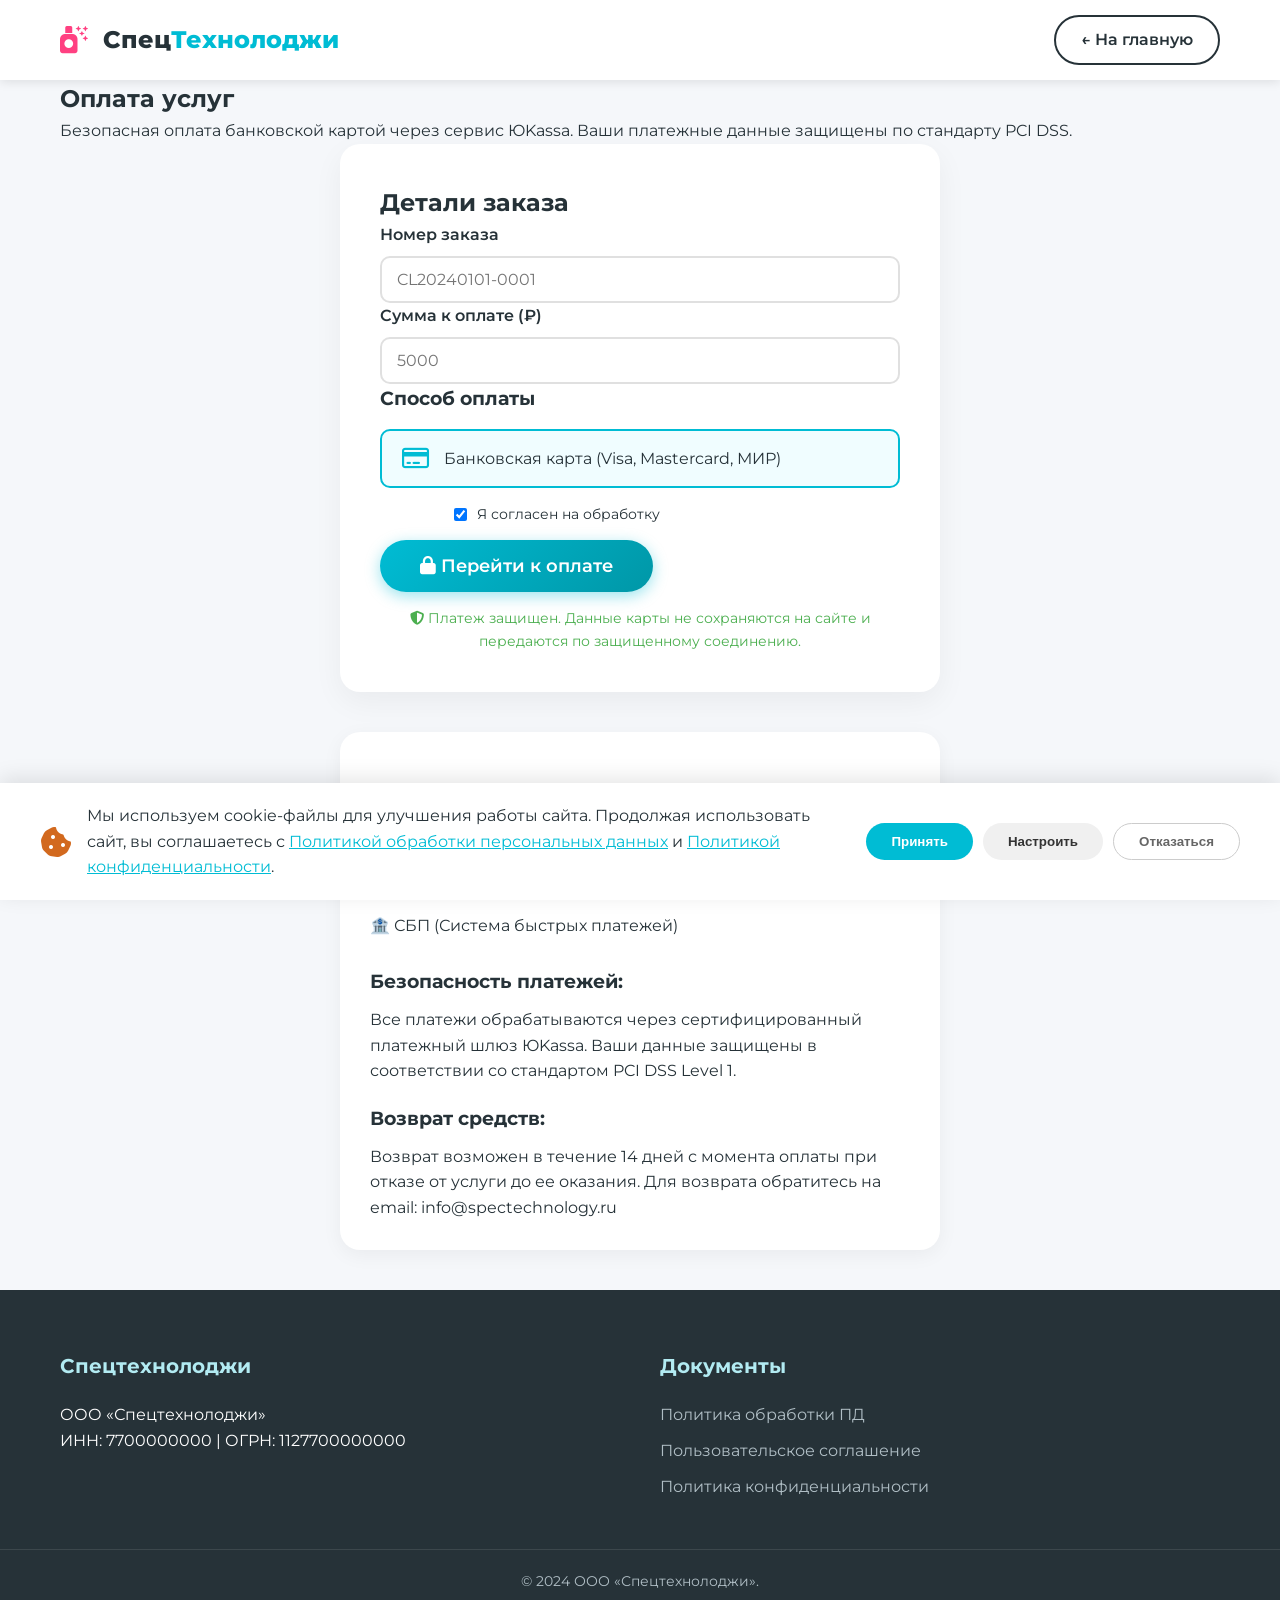
<file: qlian/payment.html>
<!DOCTYPE html>
<html lang="ru">
<head>
    <meta charset="UTF-8">
    <meta name="viewport" content="width=device-width, initial-scale=1.0, user-scalable=yes">
    <meta name="description" content="Оплата клининговых услуг компании Спецтехнолоджи. Безопасная оплата банковской картой через ЮKassa.">
    <meta name="robots" content="noindex, nofollow">
    <link rel="canonical" href="https://spectechnology.ru/payment.html">
    <title>Оплата услуг | Спецтехнолоджи</title>
    <link rel="stylesheet" href="css/style.css">
    <link href="https://fonts.googleapis.com/css2?family=Montserrat:wght@400;500;600;700&display=swap" rel="stylesheet">
    <link rel="stylesheet" href="https://cdnjs.cloudflare.com/ajax/libs/font-awesome/6.5.1/css/all.min.css" integrity="sha512-DTOQO9RWCH3ppGqcWaEA1BIZOC6xxalwEsw9c2QQeAIftl+Vegovlnee1c9QX4TctnWMn13TZye+giMm8e2LwA==" crossorigin="anonymous" referrerpolicy="no-referrer">
</head>
<body>
    <header class="header">
        <div class="container header-container">
            <a href="index.html" class="logo">
                <i class="fas fa-spray-can-sparkles logo-icon"></i>
                <span>Спец<span class="logo-accent">Технолоджи</span></span>
            </a>
            <a href="index.html" class="btn btn-outline-dark">← На главную</a>
        </div>
    </header>

    <main>
        <section class="payment-section container">
            <h1>Оплата услуг</h1>
            <p>Безопасная оплата банковской картой через сервис ЮKassa. Ваши платежные данные защищены по стандарту PCI DSS.</p>
            
            <div class="payment-card">
                <h2>Детали заказа</h2>
                <form id="payment-form" action="server/create_payment.php" method="POST" novalidate>
                    <input type="hidden" name="csrf_token" id="csrf_token_payment" value="">
                    
                    <div class="form-field">
                        <label for="order-number">Номер заказа</label>
                        <input type="text" id="order-number" name="order_number" placeholder="CL20240101-0001" required>
                    </div>
                    
                    <div class="form-field">
                        <label for="payment-amount">Сумма к оплате (₽)</label>
                        <input type="number" id="payment-amount" name="amount" placeholder="5000" min="100" step="0.01" required>
                    </div>
                    
                    <div class="payment-methods">
                        <h3>Способ оплаты</h3>
                        <div class="payment-method-card selected">
                            <i class="far fa-credit-card"></i>
                            <span>Банковская карта (Visa, Mastercard, МИР)</span>
                        </div>
                    </div>
                    
                    <div class="privacy-check">
                        <input type="checkbox" id="privacy-payment" name="privacy" required checked>
                        <label for="privacy-payment">
                            Я согласен на обработку <a href="personal-data-policy.html" target="_blank">персональных данных</a>
                        </label>
                    </div>
                    
                    <button type="submit" class="btn btn-primary btn-large">
                        <i class="fas fa-lock"></i> Перейти к оплате
                    </button>
                    
                    <p class="secure-note">
                        <i class="fas fa-shield-alt"></i> 
                        Платеж защищен. Данные карты не сохраняются на сайте и передаются по защищенному соединению.
                    </p>
                </form>
            </div>
            
            <div class="payment-info">
                <h3>Способы оплаты:</h3>
                <ul>
                    <li>💳 Банковские карты Visa, Mastercard, МИР</li>
                    <li>📱 Apple Pay, Google Pay</li>
                    <li>🏦 СБП (Система быстрых платежей)</li>
                </ul>
                
                <h3>Безопасность платежей:</h3>
                <p>Все платежи обрабатываются через сертифицированный платежный шлюз ЮKassa. Ваши данные защищены в соответствии со стандартом PCI DSS Level 1.</p>
                
                <h3>Возврат средств:</h3>
                <p>Возврат возможен в течение 14 дней с момента оплаты при отказе от услуги до ее оказания. Для возврата обратитесь на email: info@spectechnology.ru</p>
            </div>
        </section>
    </main>

    <footer class="footer">
        <div class="container footer-container">
            <div class="footer-col">
                <h4>Спецтехнолоджи</h4>
                <p>ООО «Спецтехнолоджи»</p>
                <p>ИНН: 7700000000 | ОГРН: 1127700000000</p>
            </div>
            <div class="footer-col">
                <h4>Документы</h4>
                <ul>
                    <li><a href="personal-data-policy.html">Политика обработки ПД</a></li>
                    <li><a href="terms-of-use.html">Пользовательское соглашение</a></li>
                    <li><a href="privacy-policy.html">Политика конфиденциальности</a></li>
                </ul>
            </div>
        </div>
        <div class="footer-bottom">
            <div class="container">
                <p>&copy; 2024 ООО «Спецтехнолоджи».</p>
            </div>
        </div>
    </footer>

    <script src="js/script.js"></script>
    <script src="js/cookie-consent.js"></script>
</body>
</html>
</file>
<file: qlian/css/style.css>
:root {
    --primary: #00BCD4;
    --primary-dark: #0097A7;
    --primary-light: #B2EBF2;
    --accent: #FF4081;
    --accent-dark: #F50057;
    --dark: #263238;
    --dark-light: #37474F;
    --light: #F5F7FA;
    --white: #FFFFFF;
    --gray: #B0BEC5;
    --font: 'Montserrat', sans-serif;
}

* {
    margin: 0;
    padding: 0;
    box-sizing: border-box;
}

body {
    font-family: var(--font);
    color: var(--dark);
    background-color: var(--light);
    line-height: 1.6;
}

.container {
    max-width: 1200px;
    margin: 0 auto;
    padding: 0 20px;
}

/* ========== КНОПКИ ========== */
.btn {
    display: inline-block;
    padding: 12px 28px;
    border-radius: 50px;
    font-weight: 600;
    text-decoration: none;
    transition: all 0.3s ease;
    border: none;
    cursor: pointer;
    font-family: var(--font);
    font-size: 16px;
    text-align: center;
}

.btn-primary {
    background: linear-gradient(135deg, var(--primary), var(--primary-dark));
    color: var(--white);
    box-shadow: 0 4px 15px rgba(0, 188, 212, 0.4);
}
.btn-primary:hover {
    box-shadow: 0 6px 20px rgba(0, 188, 212, 0.6);
    transform: translateY(-2px);
}

.btn-outline {
    border: 2px solid var(--white);
    color: var(--white);
    background: transparent;
}
.btn-outline:hover {
    background: var(--white);
    color: var(--primary-dark);
}

.btn-outline-dark {
    border: 2px solid var(--dark);
    color: var(--dark);
    background: transparent;
    padding: 10px 25px;
    border-radius: 25px;
    cursor: pointer;
    font-weight: 600;
    text-decoration: none;
    display: inline-block;
}
.btn-outline-dark:hover {
    background: var(--dark);
    color: white;
}

.btn-phone {
    background: transparent;
    color: var(--dark);
    border: 1px solid var(--gray);
    padding: 8px 15px;
    font-size: 14px;
    margin-right: 15px;
}
.btn-phone i { color: var(--primary); margin-right: 5px; }

.btn-small {
    padding: 8px 20px;
    font-size: 14px;
    background: var(--primary);
    color: white;
    border-radius: 25px;
    text-decoration: none;
    display: inline-block;
    margin-top: 15px;
}

.btn-large {
    padding: 15px 40px;
    font-size: 18px;
    width: auto;
}

/* ========== ШАПКА ========== */
.header {
    background: var(--white);
    box-shadow: 0 2px 10px rgba(0,0,0,0.1);
    position: sticky;
    top: 0;
    z-index: 100;
    width: 100%;
}

.header-container {
    display: flex;
    align-items: center;
    justify-content: space-between;
    height: 80px;
    max-width: 1200px;
    margin: 0 auto;
    padding: 0 20px;
}

/* Логотип слева */
.logo {
    font-size: 24px;
    font-weight: 800;
    text-decoration: none;
    color: var(--dark);
    display: flex;
    align-items: center;
    gap: 10px;
    white-space: nowrap;
    flex-shrink: 0;
}
.logo-accent { color: var(--primary); }
.logo-icon { color: var(--accent); margin-right: 5px; font-size: 28px; }

/* Навигация по центру */
.nav {
    display: flex;
    justify-content: center;
    flex: 1;
    margin: 0 20px;
}

.nav-list {
    display: flex;
    list-style: none;
    gap: 25px;
    margin: 0;
    padding: 0;
}

.nav-link {
    text-decoration: none;
    color: var(--dark-light);
    font-weight: 600;
    position: relative;
    padding-bottom: 5px;
    transition: 0.3s;
    white-space: nowrap;
    font-size: 15px;
}

.nav-link.active, .nav-link:hover {
    color: var(--primary-dark);
}

.nav-link.active::after {
    content: '';
    position: absolute;
    bottom: 0;
    left: 0;
    width: 100%;
    height: 3px;
    background: var(--primary);
    border-radius: 2px;
}

/* Телефон и соцсети справа */
.header-actions {
    display: flex;
    align-items: center;
    gap: 12px;
    flex-shrink: 0;
}

.social-links-header {
    display: flex;
    gap: 8px;
}

.social-icon {
    width: 36px;
    height: 36px;
    border-radius: 50%;
    display: flex;
    align-items: center;
    justify-content: center;
    color: white;
    font-size: 16px;
    text-decoration: none;
    transition: 0.3s;
}
.social-icon.wa { background: #25D366; }
.social-icon.tg { background: #0088cc; }
.social-icon:hover { transform: scale(1.1); }

/* Бургер-меню */
.burger-menu {
    display: none;
    flex-direction: column;
    gap: 5px;
    background: none;
    border: none;
    cursor: pointer;
    padding: 5px;
}
.burger-menu span {
    width: 25px;
    height: 3px;
    background: var(--dark);
    transition: 0.3s;
}

.nav-contact-mobile { display: none; }

/* ========== ГЕРОЙ ========== */
.hero {
    background: linear-gradient(135deg, #00BCD4 0%, #0097A7 50%, #006064 100%);
    min-height: 600px;
    display: flex;
    align-items: center;
    position: relative;
    color: var(--white);
    overflow: hidden;
}

.hero::before {
    content: '';
    position: absolute;
    top: -50%;
    right: -10%;
    width: 500px;
    height: 500px;
    background: rgba(255,255,255,0.05);
    border-radius: 50%;
}

.hero-content {
    position: relative;
    z-index: 1;
    padding: 80px 0;
    max-width: 650px;
}

.hero h1 {
    font-size: 48px;
    font-weight: 800;
    margin-bottom: 20px;
    line-height: 1.2;
}

.hero-subtitle {
    font-size: 18px;
    margin-bottom: 30px;
    opacity: 0.9;
    line-height: 1.6;
}

.hero-buttons {
    display: flex;
    gap: 15px;
    flex-wrap: wrap;
    margin-bottom: 40px;
}

.hero-stats {
    display: flex;
    gap: 40px;
}

.stat-item {
    text-align: center;
}

.stat-number {
    display: block;
    font-size: 32px;
    font-weight: 800;
}

.stat-label {
    font-size: 14px;
    opacity: 0.8;
}

/* ========== ПРЕИМУЩЕСТВА ========== */
.features {
    display: grid;
    grid-template-columns: repeat(auto-fit, minmax(280px, 1fr));
    gap: 30px;
    margin-top: -60px;
    position: relative;
    z-index: 2;
}

.feature-card {
    background: var(--white);
    padding: 40px 30px;
    border-radius: 20px;
    box-shadow: 0 10px 30px rgba(0,0,0,0.08);
    text-align: center;
    transition: 0.3s;
}

.feature-card:hover {
    transform: translateY(-10px);
    box-shadow: 0 15px 40px rgba(0,0,0,0.12);
}

.feature-icon-wrapper {
    width: 80px;
    height: 80px;
    background: linear-gradient(135deg, var(--primary-light), var(--primary));
    border-radius: 50%;
    display: flex;
    align-items: center;
    justify-content: center;
    margin: 0 auto 20px;
}

.feature-icon {
    font-size: 35px;
    color: white;
}

.feature-card h3 {
    font-size: 20px;
    margin-bottom: 15px;
    color: var(--dark);
}

.feature-card p {
    color: #666;
    line-height: 1.6;
}

/* ========== СЕКЦИИ ========== */
section {
    padding: 80px 0;
}

.section-title {
    text-align: center;
    font-size: 36px;
    font-weight: 800;
    margin-bottom: 15px;
    color: var(--dark);
}

.section-subtitle {
    text-align: center;
    color: #666;
    margin-bottom: 50px;
    font-size: 18px;
}

/* ========== УСЛУГИ НА ГЛАВНОЙ ========== */
.services-grid {
    display: grid;
    grid-template-columns: repeat(auto-fit, minmax(300px, 1fr));
    gap: 30px;
}

.service-card {
    background: white;
    padding: 40px 30px;
    border-radius: 20px;
    box-shadow: 0 5px 20px rgba(0,0,0,0.05);
    text-align: center;
    transition: 0.3s;
    display: flex;
    flex-direction: column;
}

.service-card:hover {
    transform: translateY(-5px);
    box-shadow: 0 10px 30px rgba(0,0,0,0.1);
}

.service-card-icon {
    font-size: 50px;
    color: var(--primary);
    margin-bottom: 20px;
}

.service-card h3 {
    font-size: 20px;
    margin-bottom: 15px;
}

.service-card p {
    color: #666;
    margin-bottom: 20px;
    line-height: 1.6;
    flex-grow: 1;
}

.service-card .btn-small {
    margin-top: auto;
    align-self: center;
}

/* Специальная карточка CTA */
.service-card-cta {
    background: linear-gradient(135deg, #E0F7FA, #B2EBF2);
    border: 2px dashed var(--primary);
    justify-content: center;
}

.service-card-cta .service-card-icon {
    opacity: 0.6;
}

.service-card-cta h3 {
    color: var(--primary-dark);
}

.service-card-cta .btn-primary {
    background: linear-gradient(135deg, var(--primary), var(--primary-dark));
    color: white;
    margin-top: auto;
    align-self: center;
}

/* ========== КАК МЫ РАБОТАЕМ ========== */
.how-we-work {
    background: white;
    margin: 0;
    padding: 80px 20px;
    text-align: center;
}

.how-we-work .section-title {
    margin-bottom: 50px;
}

.steps {
    display: flex;
    justify-content: center;
    align-items: center;
    gap: 20px;
    flex-wrap: wrap;
    max-width: 1000px;
    margin: 0 auto;
}

.step {
    text-align: center;
    flex: 1;
    min-width: 150px;
}

.step-number {
    width: 60px;
    height: 60px;
    background: linear-gradient(135deg, var(--primary), var(--primary-dark));
    color: white;
    border-radius: 50%;
    display: flex;
    align-items: center;
    justify-content: center;
    font-size: 24px;
    font-weight: 800;
    margin: 0 auto 15px;
}

.step h4 {
    font-size: 18px;
    margin-bottom: 10px;
}

.step p {
    font-size: 14px;
    color: #666;
}

.step-arrow {
    font-size: 30px;
    color: var(--primary);
}

/* ========== ФОРМА ЗАЯВКИ ========== */
.quick-form-section {
    background: linear-gradient(135deg, #00BCD4, #0097A7);
    color: white;
    text-align: center;
    margin: 0;
}

.quick-form-section h2 {
    font-size: 36px;
    margin-bottom: 15px;
}

.quick-form-section > .container > p {
    margin-bottom: 30px;
    font-size: 18px;
    opacity: 0.9;
}

.quick-form .form-group {
    display: flex;
    gap: 15px;
    flex-wrap: wrap;
    justify-content: center;
    margin: 30px 0 15px;
}

.quick-form input[type="text"],
.quick-form input[type="tel"],
.quick-form input[type="email"],
.quick-form input[type="number"] {
    padding: 15px 25px;
    border: 2px solid transparent;
    border-radius: 50px;
    flex: 1 1 250px;
    font-family: var(--font);
    font-size: 16px;
    transition: 0.3s;
    outline: none;
}

.quick-form input:focus {
    border-color: var(--accent);
}

.form-footer {
    margin-top: 20px;
}

.privacy-check {
    display: flex;
    align-items: center;
    gap: 10px;
    justify-content: center;
    font-size: 14px;
    margin: 15px 0;
}

.privacy-check a {
    color: white;
    text-decoration: underline;
}

.age-notice {
    font-size: 13px;
    opacity: 0.8;
    margin-top: 10px;
}

/* ========== ОТЗЫВЫ ========== */
.reviews {
    background: white;
    margin: 0;
    text-align: center;
}

.reviews .section-title {
    margin-bottom: 50px;
}

.reviews-grid {
    display: grid;
    grid-template-columns: repeat(auto-fit, minmax(300px, 1fr));
    gap: 30px;
    text-align: left;
}

.review-card {
    background: var(--light);
    padding: 30px;
    border-radius: 20px;
}

.review-stars {
    color: #FFD700;
    font-size: 20px;
    margin-bottom: 15px;
}

.review-text {
    font-style: italic;
    color: #555;
    margin-bottom: 15px;
    line-height: 1.6;
}

.review-author {
    font-weight: 600;
    color: var(--dark);
}

/* ========== СТРАНИЦЫ ========== */
.page-header {
    background: linear-gradient(135deg, var(--primary), var(--primary-dark));
    color: white;
    padding: 60px 0;
    text-align: center;
}

.page-header h1 {
    font-size: 42px;
    font-weight: 800;
    margin-bottom: 10px;
}

.breadcrumbs {
    font-size: 16px;
    opacity: 0.9;
}

.breadcrumbs a {
    color: white;
    text-decoration: none;
}
.breadcrumbs a:hover {
    text-decoration: underline;
}

/* ========== УСЛУГИ ДЕТАЛЬНО ========== */
.services-detailed {
    padding: 60px 20px;
}

.service-detail-card {
    display: flex;
    gap: 40px;
    background: white;
    border-radius: 20px;
    padding: 40px;
    margin-bottom: 30px;
    box-shadow: 0 5px 20px rgba(0,0,0,0.05);
    align-items: flex-start;
}

.service-detail-image {
    width: 100px;
    height: 100px;
    background: linear-gradient(135deg, var(--primary-light), var(--primary));
    border-radius: 20px;
    display: flex;
    align-items: center;
    justify-content: center;
    flex-shrink: 0;
}

.service-detail-image i {
    font-size: 50px;
    color: white;
}

.service-detail-content {
    flex: 1;
}

.service-detail-content h2 {
    font-size: 28px;
    margin-bottom: 15px;
    color: var(--dark);
}

.service-detail-content h3 {
    font-size: 18px;
    margin: 20px 0 10px;
    color: var(--primary-dark);
}

.service-detail-content ul {
    list-style: none;
    padding: 0;
}

.service-detail-content ul li {
    padding: 5px 0;
    color: #555;
}

.service-detail-content ul li::before {
    content: '✓';
    color: var(--primary);
    margin-right: 10px;
    font-weight: bold;
}

.service-prices {
    margin: 20px 0;
    display: flex;
    align-items: baseline;
    gap: 10px;
}

.price {
    font-size: 28px;
    font-weight: 800;
    color: var(--primary-dark);
}

.price-note {
    font-size: 14px;
    color: #999;
}

/* ========== О КОМПАНИИ ========== */
.about-grid {
    display: grid;
    grid-template-columns: 2fr 1fr;
    gap: 40px;
    align-items: start;
}

.about-text h2 {
    font-size: 32px;
    margin-bottom: 20px;
    color: var(--dark);
}

.about-text p {
    margin-bottom: 15px;
    line-height: 1.8;
    color: #555;
}

.about-list {
    list-style: none;
    padding: 0;
}

.about-list li {
    padding: 10px 0;
    display: flex;
    align-items: center;
    gap: 10px;
}

.about-list li i {
    color: var(--primary);
    font-size: 20px;
}

.about-stats {
    display: flex;
    flex-direction: column;
    gap: 20px;
}

.stat-card {
    background: white;
    padding: 30px;
    border-radius: 15px;
    text-align: center;
    box-shadow: 0 5px 20px rgba(0,0,0,0.05);
}

.stat-big {
    display: block;
    font-size: 36px;
    font-weight: 800;
    color: var(--primary);
}

.stat-text {
    color: #666;
    font-size: 14px;
}

.company-details {
    background: #f8f9fa;
    padding: 20px;
    border-radius: 10px;
    margin: 20px 0;
}

.company-details p {
    margin-bottom: 8px;
}

/* ========== СЕРТИФИКАТЫ ========== */
.certs-grid {
    display: grid;
    grid-template-columns: repeat(auto-fit, minmax(250px, 1fr));
    gap: 20px;
    margin-top: 40px;
}

.cert-card {
    background: white;
    padding: 30px;
    border-radius: 15px;
    text-align: center;
    box-shadow: 0 5px 20px rgba(0,0,0,0.05);
}

.cert-card i {
    font-size: 40px;
    color: var(--primary);
    margin-bottom: 15px;
}

/* ========== КАЛЬКУЛЯТОР ========== */
.calculator-wrapper {
    background: white;
    border-radius: 20px;
    padding: 40px;
    box-shadow: 0 10px 30px rgba(0,0,0,0.05);
    max-width: 600px;
    margin: 0 auto;
}

.calculator-wrapper h2 {
    text-align: center;
    margin-bottom: 10px;
}

.calculator-wrapper > p {
    text-align: center;
    color: #666;
    margin-bottom: 30px;
}

.calculator-form {
    display: flex;
    flex-direction: column;
    gap: 20px;
}

.calc-field {
    display: flex;
    flex-direction: column;
    gap: 8px;
}

.calc-field label {
    font-weight: 600;
    color: var(--dark);
}

.calc-field select,
.calc-field input {
    padding: 12px 15px;
    border: 2px solid #e0e0e0;
    border-radius: 10px;
    font-size: 16px;
    font-family: var(--font);
}

.calc-field select:focus,
.calc-field input:focus {
    outline: none;
    border-color: var(--primary);
}

.checkbox-field {
    flex-direction: row;
    align-items: center;
    gap: 10px;
}

.checkbox-field input[type="checkbox"] {
    width: 20px;
    height: 20px;
    cursor: pointer;
}

.calc-result {
    background: #E0F7FA;
    padding: 20px;
    border-radius: 15px;
    margin-top: 20px;
    text-align: center;
    font-size: 20px;
    color: var(--primary-dark);
}

.calc-note {
    text-align: center;
    margin-top: 30px;
    padding: 20px;
    background: #FFF8E1;
    border-radius: 10px;
}

.calc-note p {
    margin-bottom: 15px;
    color: #F57F17;
}

/* ========== КОНТАКТЫ ========== */
.contact-grid {
    display: grid;
    grid-template-columns: 1fr 1fr;
    gap: 40px;
}

.contact-methods {
    display: flex;
    flex-direction: column;
    gap: 15px;
    margin-top: 30px;
}

.contact-method {
    display: flex;
    align-items: center;
    gap: 15px;
    padding: 15px 20px;
    border-radius: 15px;
    text-decoration: none;
    transition: 0.3s;
    background: white;
    box-shadow: 0 2px 10px rgba(0,0,0,0.05);
}

.contact-method:hover {
    transform: translateX(5px);
    box-shadow: 0 5px 20px rgba(0,0,0,0.1);
}

.contact-method i {
    font-size: 24px;
    width: 40px;
    text-align: center;
}

.phone-method i { color: #4CAF50; }
.wa-method i { color: #25D366; }
.tg-method i { color: #0088cc; }
.email-method i { color: #FF5722; }
.address-method i { color: #FF9800; }
.time-method i { color: #9C27B0; }
.requisites-method i { color: #607D8B; }

.contact-method strong {
    display: block;
    color: var(--dark);
    margin-bottom: 3px;
}

.contact-method span {
    color: #666;
    font-size: 14px;
}

.contact-form-wrapper {
    background: white;
    padding: 40px;
    border-radius: 20px;
    box-shadow: 0 10px 30px rgba(0,0,0,0.05);
}

.contact-form {
    display: flex;
    flex-direction: column;
    gap: 20px;
}

.form-field {
    display: flex;
    flex-direction: column;
    gap: 8px;
}

.form-field label {
    font-weight: 600;
    color: var(--dark);
}

.form-field input,
.form-field select,
.form-field textarea {
    padding: 12px 15px;
    border: 2px solid #e0e0e0;
    border-radius: 10px;
    font-size: 16px;
    font-family: var(--font);
}

.form-field input:focus,
.form-field select:focus,
.form-field textarea:focus {
    outline: none;
    border-color: var(--primary);
}

/* ========== ОПЛАТА ========== */
.payment-card {
    background: white;
    border-radius: 20px;
    padding: 40px;
    box-shadow: 0 10px 30px rgba(0,0,0,0.05);
    max-width: 600px;
    margin: 0 auto;
}

.payment-method-card {
    display: flex;
    align-items: center;
    gap: 15px;
    padding: 15px 20px;
    border: 2px solid var(--primary);
    border-radius: 10px;
    background: #f0fdff;
    margin: 15px 0;
}

.payment-method-card i {
    font-size: 24px;
    color: var(--primary);
}

.secure-note {
    text-align: center;
    color: #4CAF50;
    font-size: 14px;
    margin-top: 15px;
}

.payment-info {
    max-width: 600px;
    margin: 40px auto;
    background: white;
    padding: 30px;
    border-radius: 20px;
    box-shadow: 0 5px 20px rgba(0,0,0,0.05);
}

.payment-info h3 {
    margin-top: 20px;
    margin-bottom: 10px;
}

.payment-info ul {
    list-style: none;
    padding: 0;
}

.payment-info ul li {
    padding: 8px 0;
}

/* ========== CTA ========== */
.cta-section {
    background: linear-gradient(135deg, var(--primary), var(--primary-dark));
    color: white;
    text-align: center;
    padding: 80px 20px;
}

.cta-section h2 {
    font-size: 36px;
    margin-bottom: 15px;
}

.cta-section p {
    font-size: 18px;
    margin-bottom: 30px;
    opacity: 0.9;
}

/* ========== КАРТА ========== */
.map-placeholder {
    border-radius: 20px;
    overflow: hidden;
    box-shadow: 0 5px 20px rgba(0,0,0,0.05);
}

/* ========== ПОДВАЛ ========== */
.footer {
    background: var(--dark);
    color: var(--white);
    padding: 60px 0 20px;
}

.footer-container {
    display: grid;
    grid-template-columns: repeat(auto-fit, minmax(250px, 1fr));
    gap: 40px;
}

.footer h4 {
    font-size: 20px;
    margin-bottom: 20px;
    color: var(--primary-light);
}

.footer a {
    color: var(--gray);
    text-decoration: none;
}

.footer a:hover {
    color: var(--primary);
}

.footer ul {
    list-style: none;
}

.footer ul li {
    margin-bottom: 10px;
    display: flex;
    align-items: center;
    gap: 8px;
}

.footer-socials {
    display: flex;
    gap: 10px;
    margin-top: 15px;
}

.footer-socials a {
    width: 40px;
    height: 40px;
    background: rgba(255,255,255,0.1);
    border-radius: 50%;
    display: flex;
    align-items: center;
    justify-content: center;
    color: white;
    font-size: 18px;
    transition: 0.3s;
}

.footer-socials a:hover {
    background: var(--primary);
}

.footer-bottom {
    border-top: 1px solid rgba(255,255,255,0.1);
    margin-top: 40px;
    padding-top: 20px;
    text-align: center;
    font-size: 14px;
    color: var(--gray);
}

.footer-disclaimer {
    font-size: 12px;
    color: #999;
    margin-top: 10px;
}

/* ========== МОДАЛЬНЫЕ ОКНА ========== */
.modal {
    display: none;
    position: fixed;
    z-index: 200;
    left: 0;
    top: 0;
    width: 100%;
    height: 100%;
    background: rgba(0,0,0,0.5);
    overflow-y: auto;
}

.modal-content {
    background: white;
    margin: 10% auto;
    padding: 30px;
    width: 80%;
    max-width: 600px;
    border-radius: 20px;
    position: relative;
}

.close-modal {
    position: absolute;
    top: 15px;
    right: 20px;
    font-size: 28px;
    cursor: pointer;
    color: var(--gray);
    background: none;
    border: none;
}
.close-modal:hover {
    color: var(--dark);
}

/* ========== ВСПОМОГАТЕЛЬНЫЕ КЛАССЫ ========== */
.sr-only {
    position: absolute;
    width: 1px;
    height: 1px;
    padding: 0;
    margin: -1px;
    overflow: hidden;
    clip: rect(0, 0, 0, 0);
    white-space: nowrap;
    border-width: 0;
}

.input-wrapper {
    flex: 1 1 250px;
}

.input-wrapper input {
    width: 100%;
}

/* ========== АДАПТИВНОСТЬ ========== */
@media (max-width: 1024px) {
    .about-grid {
        grid-template-columns: 1fr;
    }
    
    .contact-grid {
        grid-template-columns: 1fr;
    }
}

@media (max-width: 768px) {
    .nav {
        display: none;
    }
    
    .nav.active {
        display: block;
        position: absolute;
        top: 80px;
        left: 0;
        background: white;
        width: 100%;
        padding: 20px;
        box-shadow: 0 5px 10px rgba(0,0,0,0.1);
    }
    
    .nav.active .nav-list {
        flex-direction: column;
        gap: 15px;
    }
    
    .header-actions .btn-phone,
    .social-links-header {
        display: none;
    }
    
    .burger-menu {
        display: flex;
    }
    
    .nav-contact-mobile {
        display: flex;
        gap: 10px;
        margin-top: 20px;
        flex-wrap: wrap;
    }
    
    .hero h1 {
        font-size: 32px;
    }
    
    .hero-stats {
        flex-direction: column;
        gap: 20px;
    }
    
    .hero-buttons {
        flex-direction: column;
    }
    
    .steps {
        flex-direction: column;
    }
    
    .step-arrow {
        transform: rotate(90deg);
    }
    
    .service-detail-card {
        flex-direction: column;
        text-align: center;
    }
    
    .service-detail-image {
        margin: 0 auto;
    }
    
    .features {
        margin-top: 30px;
    }
    
    .quick-form .form-group {
        flex-direction: column;
    }
}

@media (max-width: 480px) {
    .hero {
        min-height: 400px;
    }
    
    .hero h1 {
        font-size: 28px;
    }
    
    .section-title {
        font-size: 28px;
    }
    
    .page-header h1 {
        font-size: 32px;
    }
}
</file>
<file: css/style.css>
:root {
    --primary: #00BCD4;
    --primary-dark: #0097A7;
    --primary-light: #B2EBF2;
    --accent: #FF4081;
    --accent-dark: #F50057;
    --dark: #263238;
    --dark-light: #37474F;
    --light: #F5F7FA;
    --white: #FFFFFF;
    --gray: #B0BEC5;
    --font: 'Montserrat', sans-serif;
}

* {
    margin: 0;
    padding: 0;
    box-sizing: border-box;
}

body {
    font-family: var(--font);
    color: var(--dark);
    background-color: var(--light);
    line-height: 1.6;
}

.container {
    max-width: 1200px;
    margin: 0 auto;
    padding: 0 20px;
}

/* ========== КНОПКИ ========== */
.btn {
    display: inline-block;
    padding: 12px 28px;
    border-radius: 50px;
    font-weight: 600;
    text-decoration: none;
    transition: all 0.3s ease;
    border: none;
    cursor: pointer;
    font-family: var(--font);
    font-size: 16px;
    text-align: center;
}

.btn-primary {
    background: linear-gradient(135deg, var(--primary), var(--primary-dark));
    color: var(--white);
    box-shadow: 0 4px 15px rgba(0, 188, 212, 0.4);
}
.btn-primary:hover {
    box-shadow: 0 6px 20px rgba(0, 188, 212, 0.6);
    transform: translateY(-2px);
}

.btn-outline {
    border: 2px solid var(--white);
    color: var(--white);
    background: transparent;
}
.btn-outline:hover {
    background: var(--white);
    color: var(--primary-dark);
}

.btn-outline-dark {
    border: 2px solid var(--dark);
    color: var(--dark);
    background: transparent;
    padding: 10px 25px;
    border-radius: 25px;
    cursor: pointer;
    font-weight: 600;
    text-decoration: none;
    display: inline-block;
}
.btn-outline-dark:hover {
    background: var(--dark);
    color: white;
}

.btn-phone {
    background: transparent;
    color: var(--dark);
    border: 1px solid var(--gray);
    padding: 8px 15px;
    font-size: 14px;
    margin-right: 15px;
}
.btn-phone i { color: var(--primary); margin-right: 5px; }

.btn-small {
    padding: 8px 20px;
    font-size: 14px;
    background: var(--primary);
    color: white;
    border-radius: 25px;
    text-decoration: none;
    display: inline-block;
    margin-top: 15px;
}

.btn-large {
    padding: 15px 40px;
    font-size: 18px;
    width: auto;
}

/* ========== ШАПКА ========== */
.header {
    background: var(--white);
    box-shadow: 0 2px 10px rgba(0,0,0,0.1);
    position: sticky;
    top: 0;
    z-index: 100;
    width: 100%;
}

.header-container {
    display: flex;
    align-items: center;
    justify-content: space-between;
    height: 80px;
    max-width: 1200px;
    margin: 0 auto;
    padding: 0 20px;
}

/* Логотип слева */
.logo {
    font-size: 24px;
    font-weight: 800;
    text-decoration: none;
    color: var(--dark);
    display: flex;
    align-items: center;
    gap: 10px;
    white-space: nowrap;
    flex-shrink: 0;
}
.logo-accent { color: var(--primary); }
.logo-icon { color: var(--accent); margin-right: 5px; font-size: 28px; }

/* Навигация по центру */
.nav {
    display: flex;
    justify-content: center;
    flex: 1;
    margin: 0 20px;
}

.nav-list {
    display: flex;
    list-style: none;
    gap: 25px;
    margin: 0;
    padding: 0;
}

.nav-link {
    text-decoration: none;
    color: var(--dark-light);
    font-weight: 600;
    position: relative;
    padding-bottom: 5px;
    transition: 0.3s;
    white-space: nowrap;
    font-size: 15px;
}

.nav-link.active, .nav-link:hover {
    color: var(--primary-dark);
}

.nav-link.active::after {
    content: '';
    position: absolute;
    bottom: 0;
    left: 0;
    width: 100%;
    height: 3px;
    background: var(--primary);
    border-radius: 2px;
}

/* Телефон и соцсети справа */
.header-actions {
    display: flex;
    align-items: center;
    gap: 12px;
    flex-shrink: 0;
}

.social-links-header {
    display: flex;
    gap: 8px;
}

.social-icon {
    width: 36px;
    height: 36px;
    border-radius: 50%;
    display: flex;
    align-items: center;
    justify-content: center;
    color: white;
    font-size: 16px;
    text-decoration: none;
    transition: 0.3s;
}
.social-icon.vk { background: #0077FF; }
.social-icon.max { background: #6C4DF6; }
.social-icon:hover { transform: scale(1.1); }

/* Бургер-меню */
.burger-menu {
    display: none;
    flex-direction: column;
    gap: 5px;
    background: none;
    border: none;
    cursor: pointer;
    padding: 5px;
}
.burger-menu span {
    width: 25px;
    height: 3px;
    background: var(--dark);
    transition: 0.3s;
}

.nav-contact-mobile { display: none; }

/* ========== ГЕРОЙ С ВИДЕОФОНОМ ========== */
.hero {
    position: relative;
    min-height: 600px;
    display: flex;
    align-items: center;
    color: var(--white);
    overflow: hidden;
}

/* Видеофон */
.hero-video-bg {
    position: absolute;
    top: 0;
    left: 0;
    width: 100%;
    height: 100%;
    object-fit: cover;
    z-index: 0;
}

/* Затемнение поверх видео */
.hero-overlay {
    position: absolute;
    top: 0;
    left: 0;
    width: 100%;
    height: 100%;
    background: linear-gradient(
        135deg,
        rgba(0, 188, 212, 0.85) 0%,
        rgba(0, 151, 167, 0.75) 50%,
        rgba(0, 96, 100, 0.8) 100%
    );
    z-index: 1;
}

/* Контент поверх видео */
.hero-content {
    position: relative;
    z-index: 2;
    padding: 80px 0;
    max-width: 650px;
}

.hero h1 {
    font-size: 48px;
    font-weight: 800;
    margin-bottom: 20px;
    line-height: 1.2;
}

.hero-subtitle {
    font-size: 18px;
    margin-bottom: 30px;
    opacity: 0.9;
    line-height: 1.6;
}

.hero-buttons {
    display: flex;
    gap: 15px;
    flex-wrap: wrap;
    margin-bottom: 40px;
}

.hero-stats {
    display: flex;
    gap: 40px;
}

.stat-item {
    text-align: center;
}

.stat-number {
    display: block;
    font-size: 32px;
    font-weight: 800;
}

.stat-label {
    font-size: 14px;
    opacity: 0.8;
}

/* Адаптивность для мобильных */
@media (max-width: 768px) {
    .hero {
        min-height: 500px;
    }
    
    .hero h1 {
        font-size: 32px;
    }
    
    .hero-stats {
        flex-direction: column;
        gap: 20px;
    }
    
    .hero-buttons {
        flex-direction: column;
    }
}

/* ========== ПРЕИМУЩЕСТВА ========== */
.features {
    display: grid;
    grid-template-columns: repeat(auto-fit, minmax(280px, 1fr));
    gap: 30px;
    margin-top: -60px;
    position: relative;
    z-index: 2;
}

.feature-card {
    background: var(--white);
    padding: 40px 30px;
    border-radius: 20px;
    box-shadow: 0 10px 30px rgba(0,0,0,0.08);
    text-align: center;
    transition: 0.3s;
}

.feature-card:hover {
    transform: translateY(-10px);
    box-shadow: 0 15px 40px rgba(0,0,0,0.12);
}

.feature-icon-wrapper {
    width: 80px;
    height: 80px;
    background: linear-gradient(135deg, var(--primary-light), var(--primary));
    border-radius: 50%;
    display: flex;
    align-items: center;
    justify-content: center;
    margin: 0 auto 20px;
}

.feature-icon {
    font-size: 35px;
    color: white;
}

.feature-card h3 {
    font-size: 20px;
    margin-bottom: 15px;
    color: var(--dark);
}

.feature-card p {
    color: #666;
    line-height: 1.6;
}

/* ========== СЕКЦИИ ========== */
section {
    padding: 80px 0;
}

.section-title {
    text-align: center;
    font-size: 36px;
    font-weight: 800;
    margin-bottom: 15px;
    color: var(--dark);
}

.section-subtitle {
    text-align: center;
    color: #666;
    margin-bottom: 50px;
    font-size: 18px;
}

/* ========== УСЛУГИ НА ГЛАВНОЙ ========== */
.services-grid {
    display: grid;
    grid-template-columns: repeat(auto-fit, minmax(300px, 1fr));
    gap: 25px;
}

.service-card {
    position: relative;
    border-radius: 20px;
    overflow: hidden;
    box-shadow: 0 5px 20px rgba(0,0,0,0.08);
    transition: transform 0.3s, box-shadow 0.3s;
    min-height: 320px;
    display: flex;
    flex-direction: column;
    justify-content: flex-end;
}

.service-card:hover {
    transform: translateY(-8px);
    box-shadow: 0 15px 35px rgba(0,0,0,0.15);
}

/* Фоновое фото */
.service-card-bg {
    position: absolute;
    top: 0;
    left: 0;
    width: 100%;
    height: 100%;
    background-size: cover;
    background-position: center;
    transition: transform 0.5s;
    z-index: 0;
}

.service-card:hover .service-card-bg {
    transform: scale(1.1);
}

/* Затемнение для читаемости текста */
.service-card-overlay {
    position: absolute;
    top: 0;
    left: 0;
    width: 100%;
    height: 100%;
    background: linear-gradient(
        to bottom,
        rgba(0, 0, 0, 0.1) 0%,
        rgba(0, 0, 0, 0.5) 60%,
        rgba(0, 0, 0, 0.85) 100%
    );
    z-index: 1;
    transition: background 0.3s;
}

.service-card:hover .service-card-overlay {
    background: linear-gradient(
        to bottom,
        rgba(0, 188, 212, 0.3) 0%,
        rgba(0, 0, 0, 0.6) 50%,
        rgba(0, 0, 0, 0.9) 100%
    );
}

/* Контент карточки */
.service-card-content {
    position: relative;
    z-index: 2;
    color: white;
    padding: 30px;
    text-align: center;
}

.service-card-icon {
    font-size: 40px;
    color: var(--primary-light);
    margin-bottom: 15px;
    text-shadow: 0 2px 10px rgba(0,0,0,0.3);
}

.service-card h3 {
    font-size: 19px;
    margin-bottom: 10px;
    color: white;
    white-space: nowrap;
    overflow: hidden;
}

.service-card p {
    color: rgba(255,255,255,0.85);
    margin-bottom: 20px;
    line-height: 1.5;
    font-size: 14px;
}

.service-card .btn-small {
    background: rgba(255, 255, 255, 0.2);
    color: white;
    border: 1px solid rgba(255, 255, 255, 0.5);
    backdrop-filter: blur(5px);
    padding: 8px 20px;
    font-size: 14px;
    border-radius: 25px;
    text-decoration: none;
    display: inline-block;
    margin-top: 5px;
    transition: background 0.3s;
}

.service-card .btn-small:hover {
    background: var(--primary);
    border-color: var(--primary);
}

/* Специальная карточка CTA */
.service-card-cta {
    justify-content: flex-end;
}

.service-card-cta .service-card-overlay {
    background: linear-gradient(
        to bottom,
        rgba(0, 188, 212, 0.7) 0%,
        rgba(0, 151, 167, 0.8) 60%,
        rgba(0, 96, 100, 0.9) 100%
    );
}

.service-card-cta .service-card-icon {
    color: white;
}

.service-card-cta .btn-primary {
    background: white;
    color: var(--primary-dark);
    padding: 10px 25px;
    border-radius: 25px;
    text-decoration: none;
    display: inline-block;
    margin-top: 5px;
    font-weight: 600;
}

.service-card-cta .btn-primary:hover {
    background: var(--primary);
    color: white;
}

/* Адаптивность */
@media (max-width: 768px) {
    .services-grid {
        grid-template-columns: 1fr;
        gap: 20px;
    }
    
    .service-card {
        min-height: 280px;
    }
}

/* ========== КАК МЫ РАБОТАЕМ ========== */
.how-we-work {
    background: white;
    margin: 0;
    padding: 80px 20px;
    text-align: center;
}

.how-we-work .section-title {
    margin-bottom: 50px;
}

.steps {
    display: flex;
    justify-content: center;
    align-items: center;
    gap: 20px;
    flex-wrap: wrap;
    max-width: 1000px;
    margin: 0 auto;
}

.step {
    text-align: center;
    flex: 1;
    min-width: 150px;
}

.step-number {
    width: 60px;
    height: 60px;
    background: linear-gradient(135deg, var(--primary), var(--primary-dark));
    color: white;
    border-radius: 50%;
    display: flex;
    align-items: center;
    justify-content: center;
    font-size: 24px;
    font-weight: 800;
    margin: 0 auto 15px;
}

.step h4 {
    font-size: 18px;
    margin-bottom: 10px;
}

.step p {
    font-size: 14px;
    color: #666;
}

.step-arrow {
    font-size: 30px;
    color: var(--primary);
}

/* ========== ФОРМА ЗАЯВКИ ========== */
.quick-form-section {
    background: linear-gradient(135deg, #00BCD4, #0097A7);
    color: white;
    text-align: center;
    margin: 0;
}

.quick-form-section h2 {
    font-size: 36px;
    margin-bottom: 15px;
}

.quick-form-section > .container > p {
    margin-bottom: 30px;
    font-size: 18px;
    opacity: 0.9;
}

.quick-form .form-group {
    display: flex;
    gap: 15px;
    flex-wrap: wrap;
    justify-content: center;
    margin: 30px 0 15px;
}

.quick-form input[type="text"],
.quick-form input[type="tel"],
.quick-form input[type="email"],
.quick-form input[type="number"] {
    width: 100%;
    padding: 14px 20px;
    border: 2px solid transparent;
    border-radius: 50px;
    font-family: var(--font);
    font-size: 16px;
    transition: 0.3s;
    outline: none;
    box-sizing: border-box;
}
.quick-form .btn-primary {
    width: 100%;
    padding: 14px 20px;
    border-radius: 50px;
    font-weight: 600;
    font-size: 16px;
}

.quick-form input:focus {
    border-color: var(--accent);
}

.form-footer {
    margin-top: 20px;
}

.privacy-check {
    display: flex;
    align-items: center;
    gap: 10px;
    justify-content: center;
    font-size: 14px;
    margin: 15px 0;
}

.privacy-check a {
    color: var(--primary-dark);
    text-decoration: underline;
    font-weight: 600;
}

.privacy-check a:hover {
    color: var(--accent-dark);
}

.age-notice {
    font-size: 13px;
    opacity: 0.8;
    margin-top: 10px;
}

/* ========== ОТЗЫВЫ ========== */
.reviews {
    background: white;
    margin: 0;
    text-align: center;
}

.reviews .section-title {
    margin-bottom: 50px;
}

.reviews-grid {
    display: grid;
    grid-template-columns: repeat(auto-fit, minmax(300px, 1fr));
    gap: 30px;
    text-align: left;
}

.review-card {
    background: var(--light);
    padding: 30px;
    border-radius: 20px;
}

.review-stars {
    color: #FFD700;
    font-size: 20px;
    margin-bottom: 15px;
}

.review-text {
    font-style: italic;
    color: #555;
    margin-bottom: 15px;
    line-height: 1.6;
}

.review-author {
    font-weight: 600;
    color: var(--dark);
}

/* ========== СТРАНИЦЫ ========== */
.page-header {
    background: linear-gradient(135deg, var(--primary), var(--primary-dark));
    color: white;
    padding: 60px 0;
    text-align: center;
}

.page-header h1 {
    font-size: 42px;
    font-weight: 800;
    margin-bottom: 10px;
}

.breadcrumbs {
    font-size: 16px;
    opacity: 0.9;
}

.breadcrumbs a {
    color: white;
    text-decoration: none;
}
.breadcrumbs a:hover {
    text-decoration: underline;
}

/* ========== УСЛУГИ ДЕТАЛЬНО ========== */
.services-detailed {
    padding: 60px 20px;
}

.service-detail-card {
    display: flex;
    gap: 40px;
    background: white;
    border-radius: 20px;
    padding: 40px;
    margin-bottom: 30px;
    box-shadow: 0 5px 20px rgba(0,0,0,0.05);
    align-items: flex-start;
}

.service-detail-image {
    width: 100px;
    height: 100px;
    background: linear-gradient(135deg, var(--primary-light), var(--primary));
    border-radius: 20px;
    display: flex;
    align-items: center;
    justify-content: center;
    flex-shrink: 0;
}

.service-detail-image i {
    font-size: 50px;
    color: white;
}

.service-detail-content {
    flex: 1;
    min-width: 0;
    text-align: left;
    word-wrap: break-word;
    overflow-wrap: break-word;
}

.service-detail-content h2 {
    font-size: 28px;
    margin-bottom: 15px;
    color: var(--dark);
}

.service-detail-content h3 {
    font-size: 18px;
    margin: 20px 0 10px;
    color: var(--primary-dark);
}

.service-detail-content ul {
    list-style: none;
    padding: 0;
}

.service-detail-content ul li {
    padding: 5px 0;
    color: #555;
}

.service-detail-content ul li::before {
    content: '✓';
    color: var(--primary);
    margin-right: 10px;
    font-weight: bold;
}

.service-prices {
    margin: 20px 0;
    display: flex;
    flex-direction: column;
    gap: 5px;
}

.price {
    font-size: 26px;
    font-weight: 800;
    color: var(--primary-dark);
    line-height: 1.2;
}

.price-note {
    font-size: 13px;
    color: #999;
    line-height: 1.3;
}

/* ========== О КОМПАНИИ ========== */
.about-grid {
    display: grid;
    grid-template-columns: 2fr 1fr;
    gap: 40px;
    align-items: start;
}
@media (max-width: 992px) {
    .about-grid {
        grid-template-columns: 1fr;
        gap: 30px;
    }
}

.about-text h2 {
    font-size: 32px;
    margin-bottom: 20px;
    color: var(--dark);
}

.about-text p {
    margin-bottom: 15px;
    line-height: 1.8;
    color: #555;
}

.about-list {
    list-style: none;
    padding: 0;
}

.about-list {
    list-style: none;
    padding: 0;
    margin: 20px 0;
    text-align: left;
}

.about-list li {
    padding: 10px 0;
    display: flex;
    align-items: flex-start;
    gap: 10px;
    text-align: left;
}

.about-list li i {
    flex-shrink: 0;
    margin-top: 3px;
    color: var(--primary);
    font-size: 20px;
}

.about-list li i {
    color: var(--primary);
    font-size: 20px;
}

.about-stats {
    display: flex;
    flex-direction: column;
    gap: 20px;
}

.stat-card {
    background: white;
    padding: 30px;
    border-radius: 15px;
    text-align: center;
    box-shadow: 0 5px 20px rgba(0,0,0,0.05);
}

.stat-big {
    display: block;
    font-size: 36px;
    font-weight: 800;
    color: var(--primary);
}

.stat-text {
    color: #666;
    font-size: 14px;
}

.company-details {
    background: #f8f9fa;
    padding: 20px;
    border-radius: 10px;
    margin: 20px 0;
}

.company-details p {
    margin-bottom: 8px;
}

/* ========== СЕРТИФИКАТЫ ========== */
.certs-grid {
    display: grid;
    grid-template-columns: repeat(auto-fit, minmax(250px, 1fr));
    gap: 20px;
    margin-top: 40px;
}

.cert-card {
    background: white;
    padding: 30px;
    border-radius: 15px;
    text-align: center;
    box-shadow: 0 5px 20px rgba(0,0,0,0.05);
}

.cert-card i {
    font-size: 40px;
    color: var(--primary);
    margin-bottom: 15px;
}

/* ========== КАЛЬКУЛЯТОР ========== */
.calculator-wrapper {
    background: white;
    border-radius: 20px;
    padding: 40px;
    box-shadow: 0 10px 30px rgba(0,0,0,0.05);
    max-width: 600px;
    margin: 0 auto;
}

.calculator-wrapper h2 {
    text-align: center;
    margin-bottom: 10px;
}

.calculator-wrapper > p {
    text-align: center;
    color: #666;
    margin-bottom: 30px;
}

.calculator-form {
    display: flex;
    flex-direction: column;
    gap: 20px;
}

.calc-field {
    display: flex;
    flex-direction: column;
    gap: 8px;
}

.calc-field label {
    font-weight: 600;
    color: var(--dark);
}

.calc-field select,
.calc-field input {
    padding: 12px 15px;
    border: 2px solid #e0e0e0;
    border-radius: 10px;
    font-size: 16px;
    font-family: var(--font);
}

.calc-field select:focus,
.calc-field input:focus {
    outline: none;
    border-color: var(--primary);
}

.checkbox-field {
    flex-direction: row;
    align-items: center;
    gap: 10px;
}

.checkbox-field input[type="checkbox"] {
    width: 20px;
    height: 20px;
    cursor: pointer;
}

.calc-result {
    background: #E0F7FA;
    padding: 20px;
    border-radius: 15px;
    margin-top: 20px;
    text-align: center;
    font-size: 20px;
    color: var(--primary-dark);
}

.calc-note {
    text-align: center;
    margin-top: 30px;
    padding: 20px;
    background: #FFF8E1;
    border-radius: 10px;
}

.calc-note p {
    margin-bottom: 15px;
    color: #F57F17;
}

/* ========== КОНТАКТЫ ========== */
.contact-grid {
    display: grid;
    grid-template-columns: 1fr 1fr;
    gap: 40px;
    align-items: start;
}

@media (max-width: 992px) {
    .contact-grid {
        grid-template-columns: 1fr;
        gap: 30px;
    }
}

.contact-methods {
    display: flex;
    flex-direction: column;
    gap: 15px;
    margin-top: 30px;
}

.contact-method {
    display: flex;
    align-items: flex-start;
    gap: 12px;
    padding: 15px 20px;
    border-radius: 15px;
    text-decoration: none;
    transition: 0.3s;
    background: white;
    box-shadow: 0 2px 10px rgba(0,0,0,0.05);
    min-width: 0;
}

.contact-method i {
    flex-shrink: 0;
    width: 24px;
    text-align: center;
    margin-top: 2px;
}

.contact-method div {
    min-width: 0;
}

.contact-method strong,
.contact-method span {
    word-break: break-word;
    overflow-wrap: break-word;
}

.contact-method:hover {
    transform: translateX(5px);
    box-shadow: 0 5px 20px rgba(0,0,0,0.1);
}

.contact-method i {
    font-size: 24px;
    width: 40px;
    text-align: center;
}

.phone-method i { color: #4CAF50; }
.wa-method i { color: #25D366; }
.tg-method i { color: #0088cc; }
.email-method i { color: #FF5722; }
.address-method i { color: #FF9800; }
.time-method i { color: #9C27B0; }
.requisites-method i { color: #607D8B; }

.contact-method strong {
    display: block;
    color: var(--dark);
    margin-bottom: 3px;
}

.contact-method span {
    color: #666;
    font-size: 14px;
}

.contact-form-wrapper {
    background: white;
    padding: 40px;
    border-radius: 20px;
    box-shadow: 0 10px 30px rgba(0,0,0,0.05);
}

.contact-form {
    display: flex;
    flex-direction: column;
    gap: 20px;
}

.form-field {
    display: flex;
    flex-direction: column;
    gap: 8px;
}

.form-field label {
    font-weight: 600;
    color: var(--dark);
}

.form-field input,
.form-field select,
.form-field textarea {
    padding: 12px 15px;
    border: 2px solid #e0e0e0;
    border-radius: 10px;
    font-size: 16px;
    font-family: var(--font);
}

.form-field input:focus,
.form-field select:focus,
.form-field textarea:focus {
    outline: none;
    border-color: var(--primary);
}

/* ========== ОПЛАТА ========== */
.payment-card {
    background: white;
    border-radius: 20px;
    padding: 40px;
    box-shadow: 0 10px 30px rgba(0,0,0,0.05);
    max-width: 600px;
    margin: 0 auto;
}

.payment-method-card {
    display: flex;
    align-items: center;
    gap: 15px;
    padding: 15px 20px;
    border: 2px solid var(--primary);
    border-radius: 10px;
    background: #f0fdff;
    margin: 15px 0;
}

.payment-method-card i {
    font-size: 24px;
    color: var(--primary);
}

.secure-note {
    text-align: center;
    color: #4CAF50;
    font-size: 14px;
    margin-top: 15px;
}

.payment-info {
    max-width: 600px;
    margin: 40px auto;
    background: white;
    padding: 30px;
    border-radius: 20px;
    box-shadow: 0 5px 20px rgba(0,0,0,0.05);
}

.payment-info h3 {
    margin-top: 20px;
    margin-bottom: 10px;
}

.payment-info ul {
    list-style: none;
    padding: 0;
}

.payment-info ul li {
    padding: 8px 0;
}

/* ========== CTA ========== */
.cta-section {
    background: linear-gradient(135deg, var(--primary), var(--primary-dark));
    color: white;
    text-align: center;
    padding: 80px 20px;
}

.cta-section h2 {
    font-size: 36px;
    margin-bottom: 15px;
}

.cta-section p {
    font-size: 18px;
    margin-bottom: 30px;
    opacity: 0.9;
}

/* ========== КАРТА ========== */
.map-placeholder {
    border-radius: 20px;
    overflow: hidden;
    box-shadow: 0 5px 20px rgba(0,0,0,0.05);
    width: 100%;
    max-width: 1200px;
    margin: 0 auto;
}

.map-placeholder iframe {
    display: block;
    width: 100%;
    height: 450px;
    border: 0;
}

/* ========== ПОДВАЛ ========== */
.footer {
    background: var(--dark);
    color: var(--white);
    padding: 60px 0 20px;
}

.footer-container {
    display: grid;
    grid-template-columns: repeat(auto-fit, minmax(250px, 1fr));
    gap: 40px;
}

.footer h4 {
    font-size: 20px;
    margin-bottom: 20px;
    color: var(--primary-light);
}

.footer a {
    color: var(--gray);
    text-decoration: none;
}

.footer a:hover {
    color: var(--primary);
}

.footer ul {
    list-style: none;
}

.footer ul li {
    margin-bottom: 10px;
    display: flex;
    align-items: center;
    gap: 8px;
}

.footer-socials {
    display: flex;
    gap: 10px;
    margin-top: 15px;
}

.footer-socials a {
    width: 40px;
    height: 40px;
    background: rgba(255,255,255,0.1);
    border-radius: 50%;
    display: flex;
    align-items: center;
    justify-content: center;
    color: white;
    font-size: 18px;
    transition: 0.3s;
}

.footer-socials a:hover {
    background: var(--primary);
}

.footer-bottom {
    border-top: 1px solid rgba(255,255,255,0.1);
    margin-top: 40px;
    padding: 20px 15px;
    text-align: center;
    font-size: 14px;
    color: var(--gray);
    width: 100%;
    display: block;
}

.footer-bottom .container {
    max-width: 100%;
    width: 100%;
    text-align: center;
    padding: 0 15px;
}

.footer-bottom .container {
    width: 100%;
    text-align: center;
}
.footer {
    display: flex;
    flex-direction: column;
}

.footer-bottom {
    order: 1;
}

.footer-disclaimer {
    font-size: 12px;
    color: #999;
    margin-top: 10px;
}

/* ========== МОДАЛЬНЫЕ ОКНА ========== */
.modal {
    display: none;
    position: fixed;
    z-index: 200;
    left: 0;
    top: 0;
    width: 100%;
    height: 100%;
    background: rgba(0,0,0,0.5);
    overflow-y: auto;
}

.modal-content {
    background: white;
    margin: 10% auto;
    padding: 30px;
    width: 80%;
    max-width: 600px;
    border-radius: 20px;
    position: relative;
}

.close-modal {
    position: absolute;
    top: 15px;
    right: 20px;
    font-size: 28px;
    cursor: pointer;
    color: var(--gray);
    background: none;
    border: none;
}
.close-modal:hover {
    color: var(--dark);
}

/* ========== ВСПОМОГАТЕЛЬНЫЕ КЛАССЫ ========== */
.sr-only {
    position: absolute;
    width: 1px;
    height: 1px;
    padding: 0;
    margin: -1px;
    overflow: hidden;
    clip: rect(0, 0, 0, 0);
    white-space: nowrap;
    border-width: 0;
}

.input-wrapper {
    flex: 1 1 250px;
}

.input-wrapper input {
    width: 100%;
}
/* ========== ИСПРАВЛЕНИЕ ТЕКСТА В УСЛУГАХ ========== */
.service-detail-content {
    flex: 1;
    min-width: 0;
    text-align: left;
}

.service-detail-content h2 {
    text-align: left;
    font-size: 24px;
    line-height: 1.3;
    word-break: normal;
    overflow-wrap: normal;
    hyphens: none;
    margin-bottom: 12px;
}

.service-detail-content h3 {
    text-align: left;
    word-break: normal;
    overflow-wrap: normal;
    hyphens: none;
}

.service-detail-content ul {
    text-align: left;
    padding-left: 0;
    margin: 0;
}

.service-detail-content ul li {
    text-align: left;
    display: block;
    padding-left: 22px;
    position: relative;
    word-break: normal;
    overflow-wrap: normal;
    hyphens: none;
    line-height: 1.5;
}

.service-detail-content ul li::before {
    content: '✓';
    position: absolute;
    left: 0;
    color: var(--primary);
    font-weight: bold;
}

@media (max-width: 1024px) {
    .nav-list { gap: 15px; }
    .nav-link { font-size: 13px; }
    .btn-phone { font-size: 12px; padding: 6px 10px; }
    .social-icon { width: 30px; height: 30px; font-size: 14px; }
}

@media (max-width: 768px) {
    .header-container {
        flex-wrap: wrap;
        height: auto;
        padding: 10px 20px;
    }
    .logo { order: 1; }
    .burger-menu { display: flex; order: 3; }
    .nav {
        display: none;
        order: 4;
        width: 100%;
    }
    .nav.active {
        display: block;
        background: white;
        padding: 20px;
    }
    .nav.active .nav-list {
        flex-direction: column;
        gap: 15px;
        text-align: center;
    }
    .header-actions { order: 2; }
    .header-actions .btn-phone,
    .social-links-header { display: none; }

    .hero h1 { font-size: 32px; }
    .hero-stats { flex-direction: column; gap: 20px; }
    .hero-buttons { flex-direction: column; }

    .steps { flex-direction: column; }
    .step-arrow { transform: rotate(90deg); }

    .features { margin-top: 30px; }

    .service-card h3 { font-size: 16px; }

    .quick-form .form-group { padding: 0 15px; }
}
@media (max-width: 768px) {
    .services-grid {
        grid-template-columns: 1fr;
        gap: 20px;
    }

    .service-card {
        min-height: 260px;
        justify-content: flex-end;
    }

    .service-card-content {
        padding: 20px 15px;
    }

    .service-card h3 {
        font-size: 17px;
        white-space: normal; /* разрешаем перенос */
        overflow: visible;
        text-overflow: clip;
    }

    .service-card p {
        font-size: 13px;
        line-height: 1.4;
        margin-bottom: 15px;
    }

    .service-card-icon {
        font-size: 32px;
        margin-bottom: 10px;
    }
}
@media (max-width: 480px) {
    .service-card {
        min-height: 240px;
    }

    .service-card h3 {
        font-size: 16px;
    }

    .service-card p {
        font-size: 12px;
    }

    .service-card-content {
        padding: 15px 12px;
    }
}
@media (max-width: 768px) {
    .service-prices {
        margin: 15px 0;
        gap: 3px;
    }

    .price {
        font-size: 22px;
    }

    .price-note {
        font-size: 12px;
    }
}
@media (max-width: 768px) {
    .service-detail-card {
        padding: 20px;
    }

    .service-detail-content h2 {
        font-size: 20px;
    }

    .service-detail-content ul li {
        font-size: 14px;
        line-height: 1.4;
    }
}
@media (max-width: 768px) {
    .service-detail-card {
        padding: 20px 15px;
    }

    .service-detail-content h2 {
        font-size: 20px;
    }

    .service-detail-content ul li {
        font-size: 14px;
        padding-left: 20px;
    }
}
@media (max-width: 768px) {
    .about-text h2 {
        font-size: 24px;
        text-align: left;
        line-height: 1.3;
    }

    .about-text p {
        font-size: 15px;
        line-height: 1.6;
        text-align: left;
    }

    .about-list li {
        font-size: 14px;
        align-items: flex-start;
        gap: 8px;
    }

    .about-stats {
        display: grid;
        grid-template-columns: 1fr 1fr;
        gap: 15px;
    }

    .stat-card {
        padding: 20px;
    }

    .stat-big {
        font-size: 28px;
    }
}

@media (max-width: 480px) {
    .about-stats {
        grid-template-columns: 1fr;
    }

    .stat-card {
        padding: 15px;
    }

    .about-text h2 {
        font-size: 22px;
    }
}
@media (max-width: 768px) {
    .contact-form-wrapper {
        padding: 25px 20px;
    }

    .contact-form {
        gap: 15px;
    }

    .form-field input,
    .form-field select,
    .form-field textarea {
        font-size: 15px;
        padding: 12px;
    }

    .contact-method {
        padding: 12px 15px;
    }
}

@media (max-width: 480px) {
    .contact-info h2 {
        font-size: 22px;
    }

    .contact-method {
        padding: 10px 12px;
    }

    .contact-method strong {
        font-size: 15px;
    }

    .contact-method span {
        font-size: 13px;
    }
}
</file>
